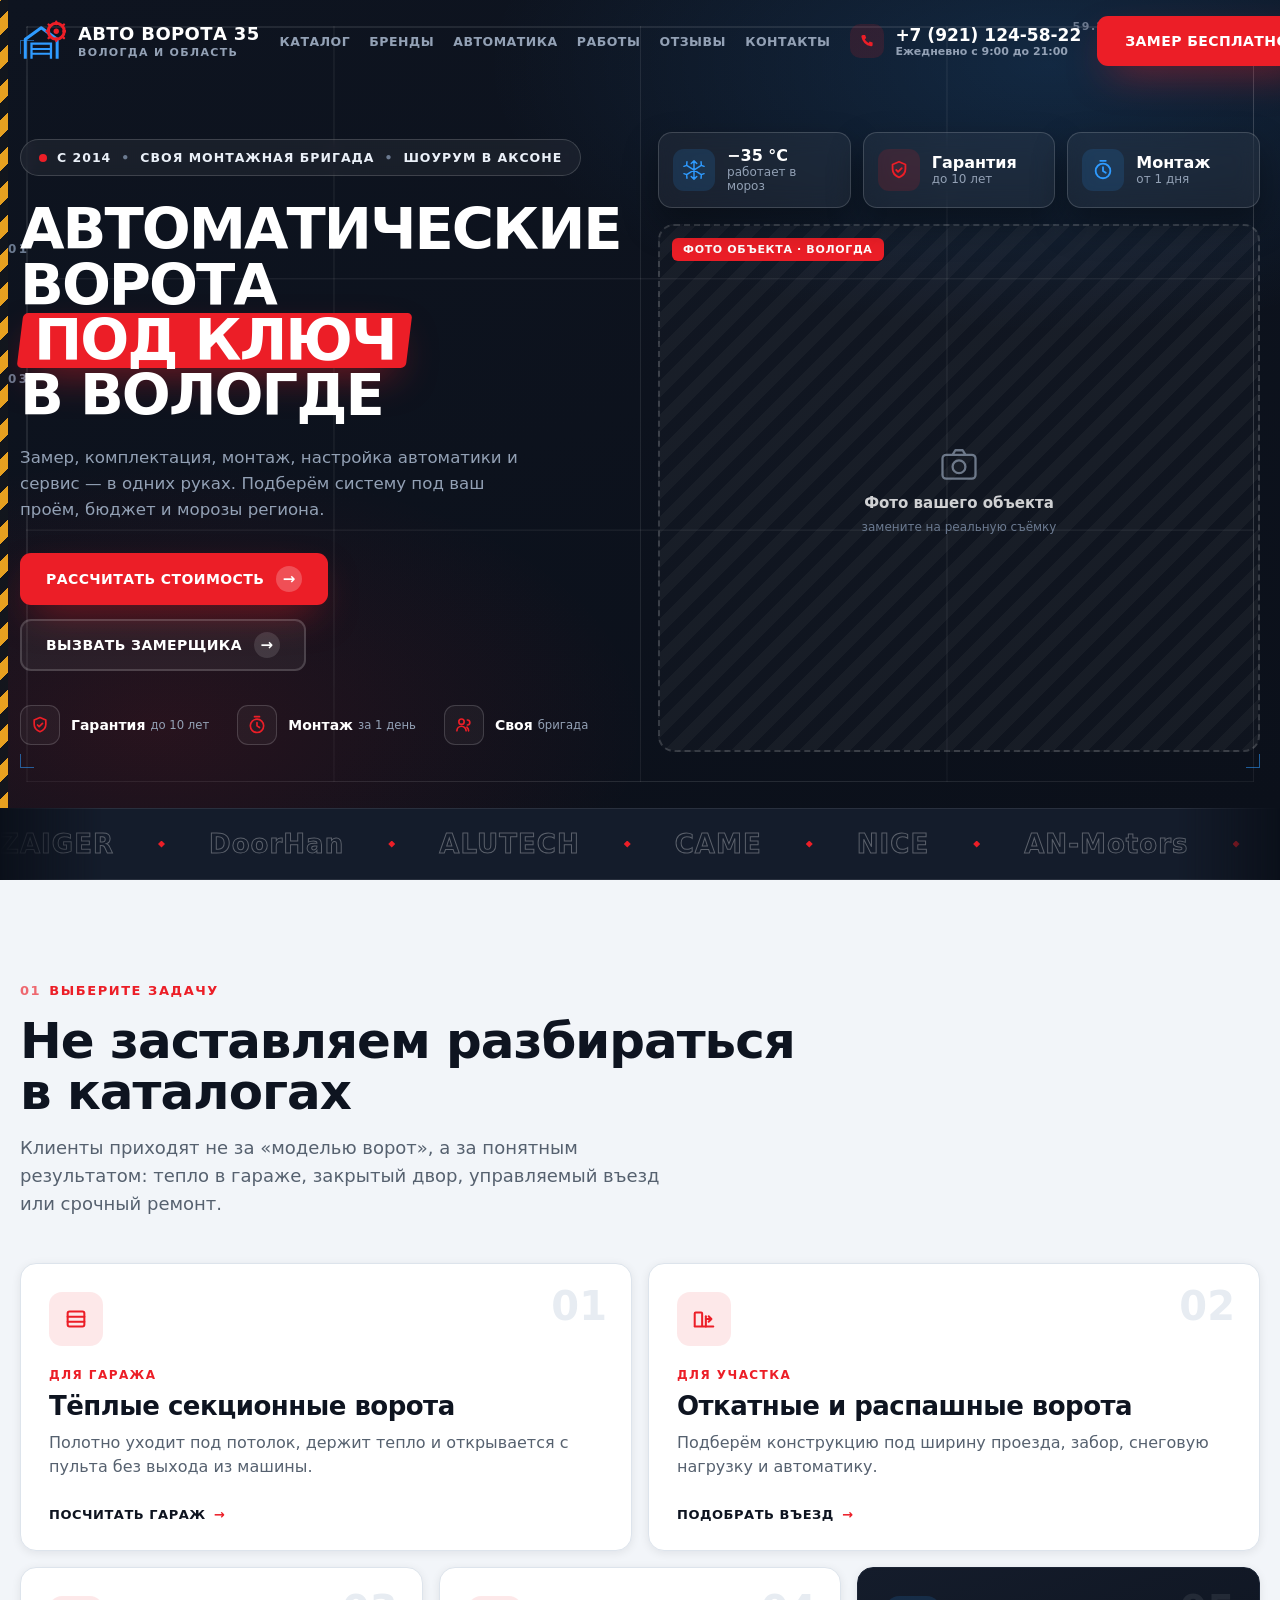
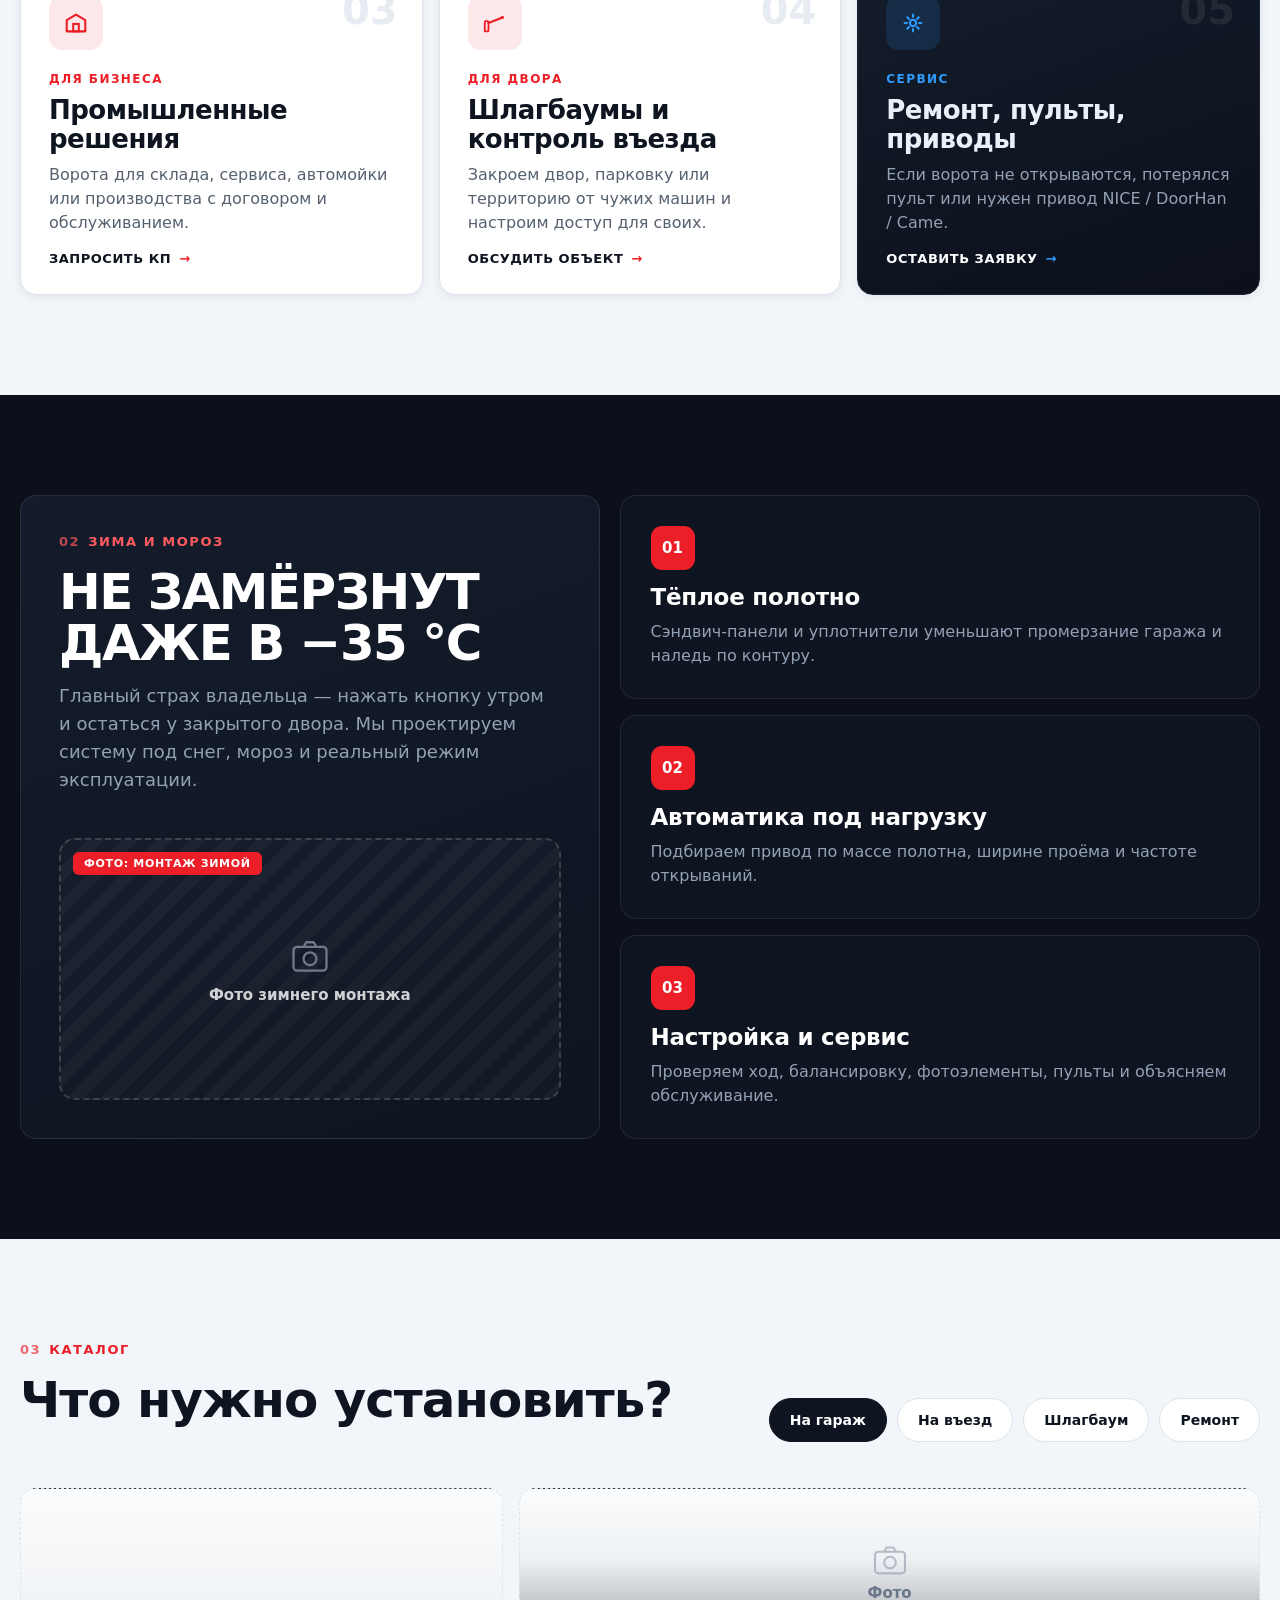
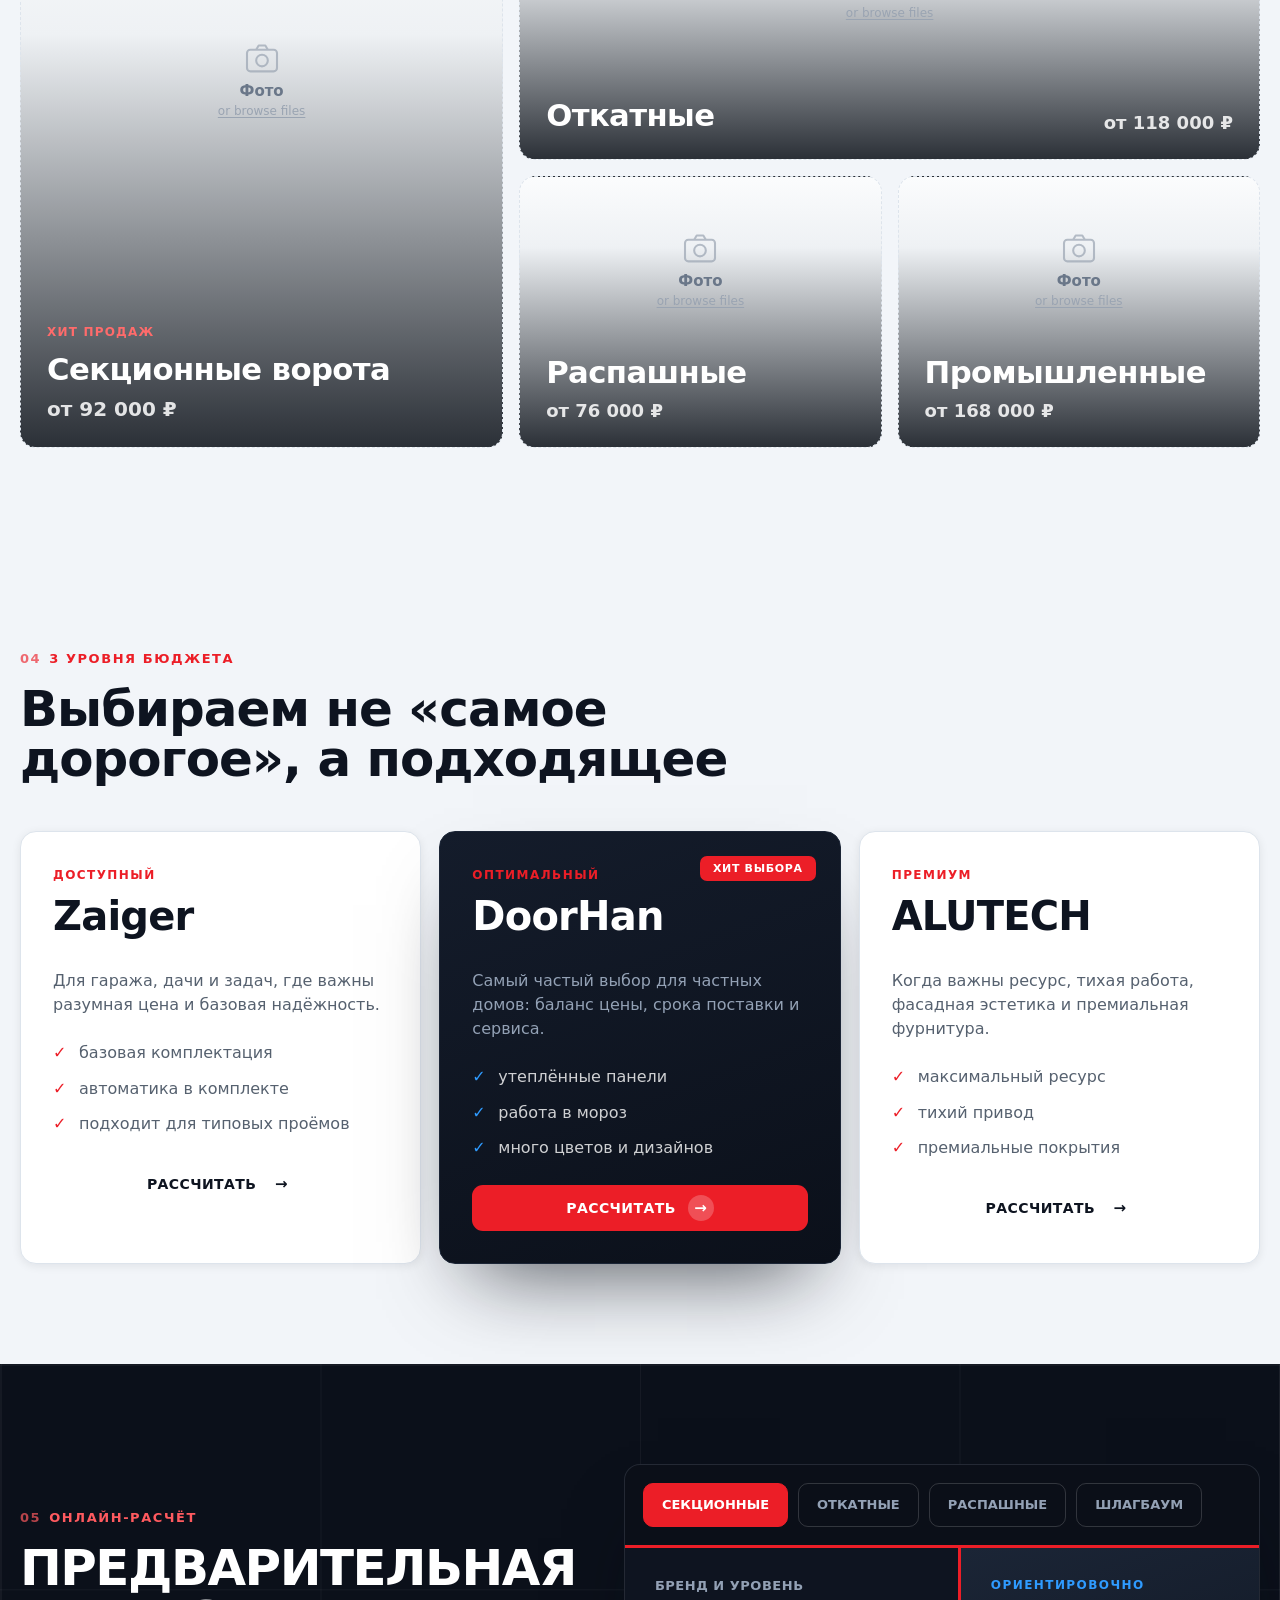
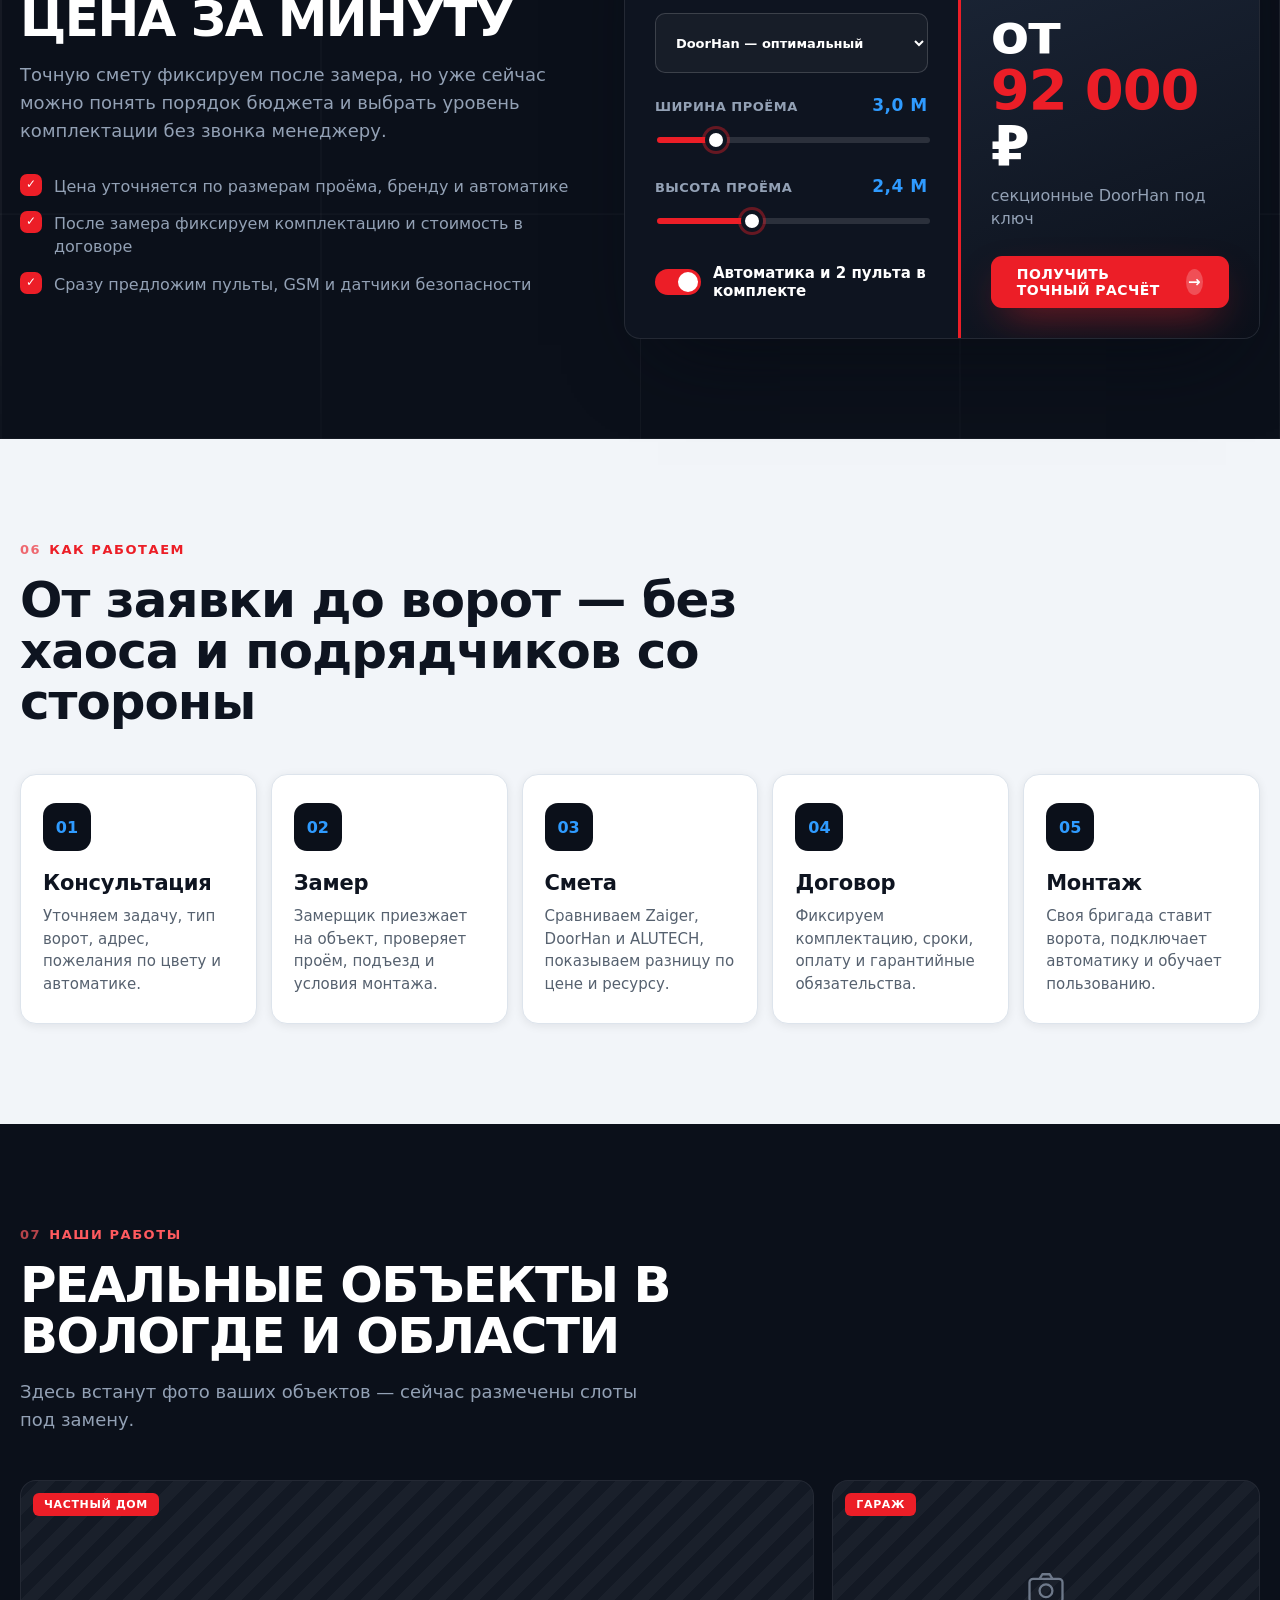
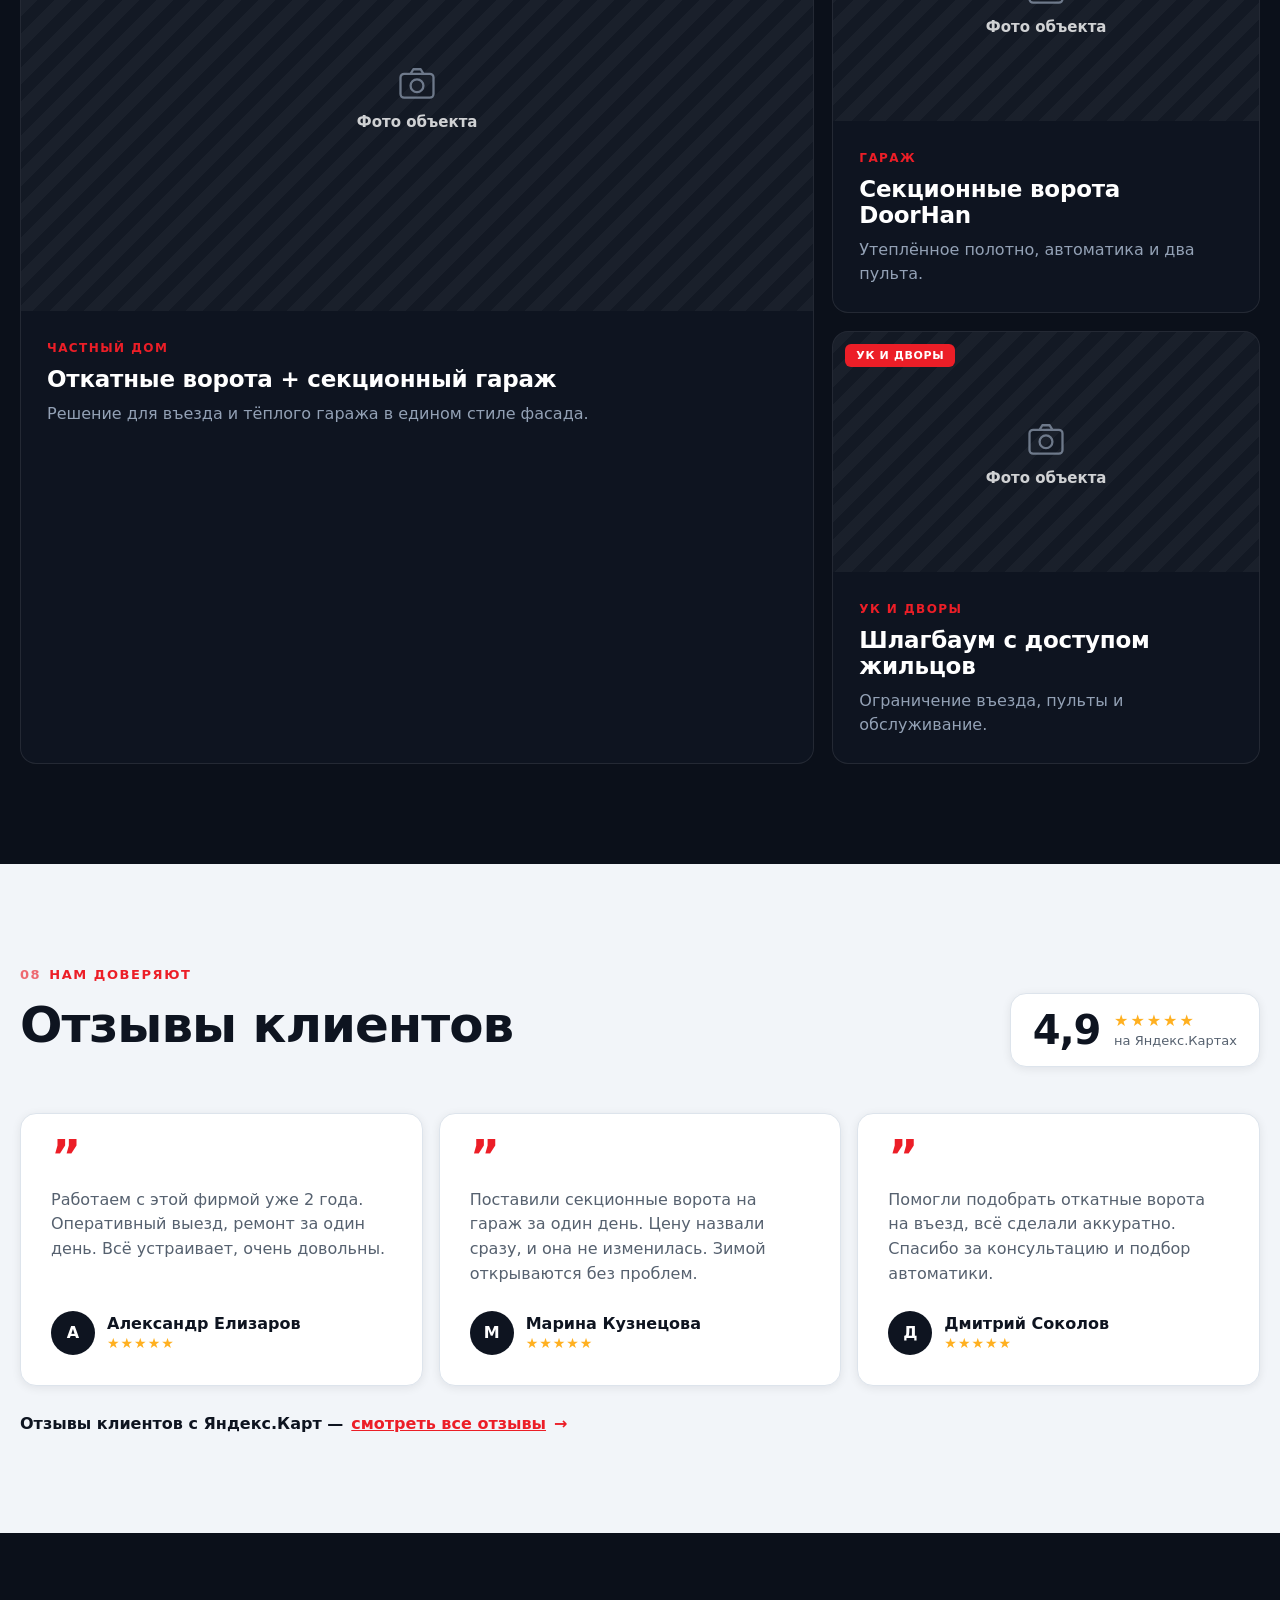
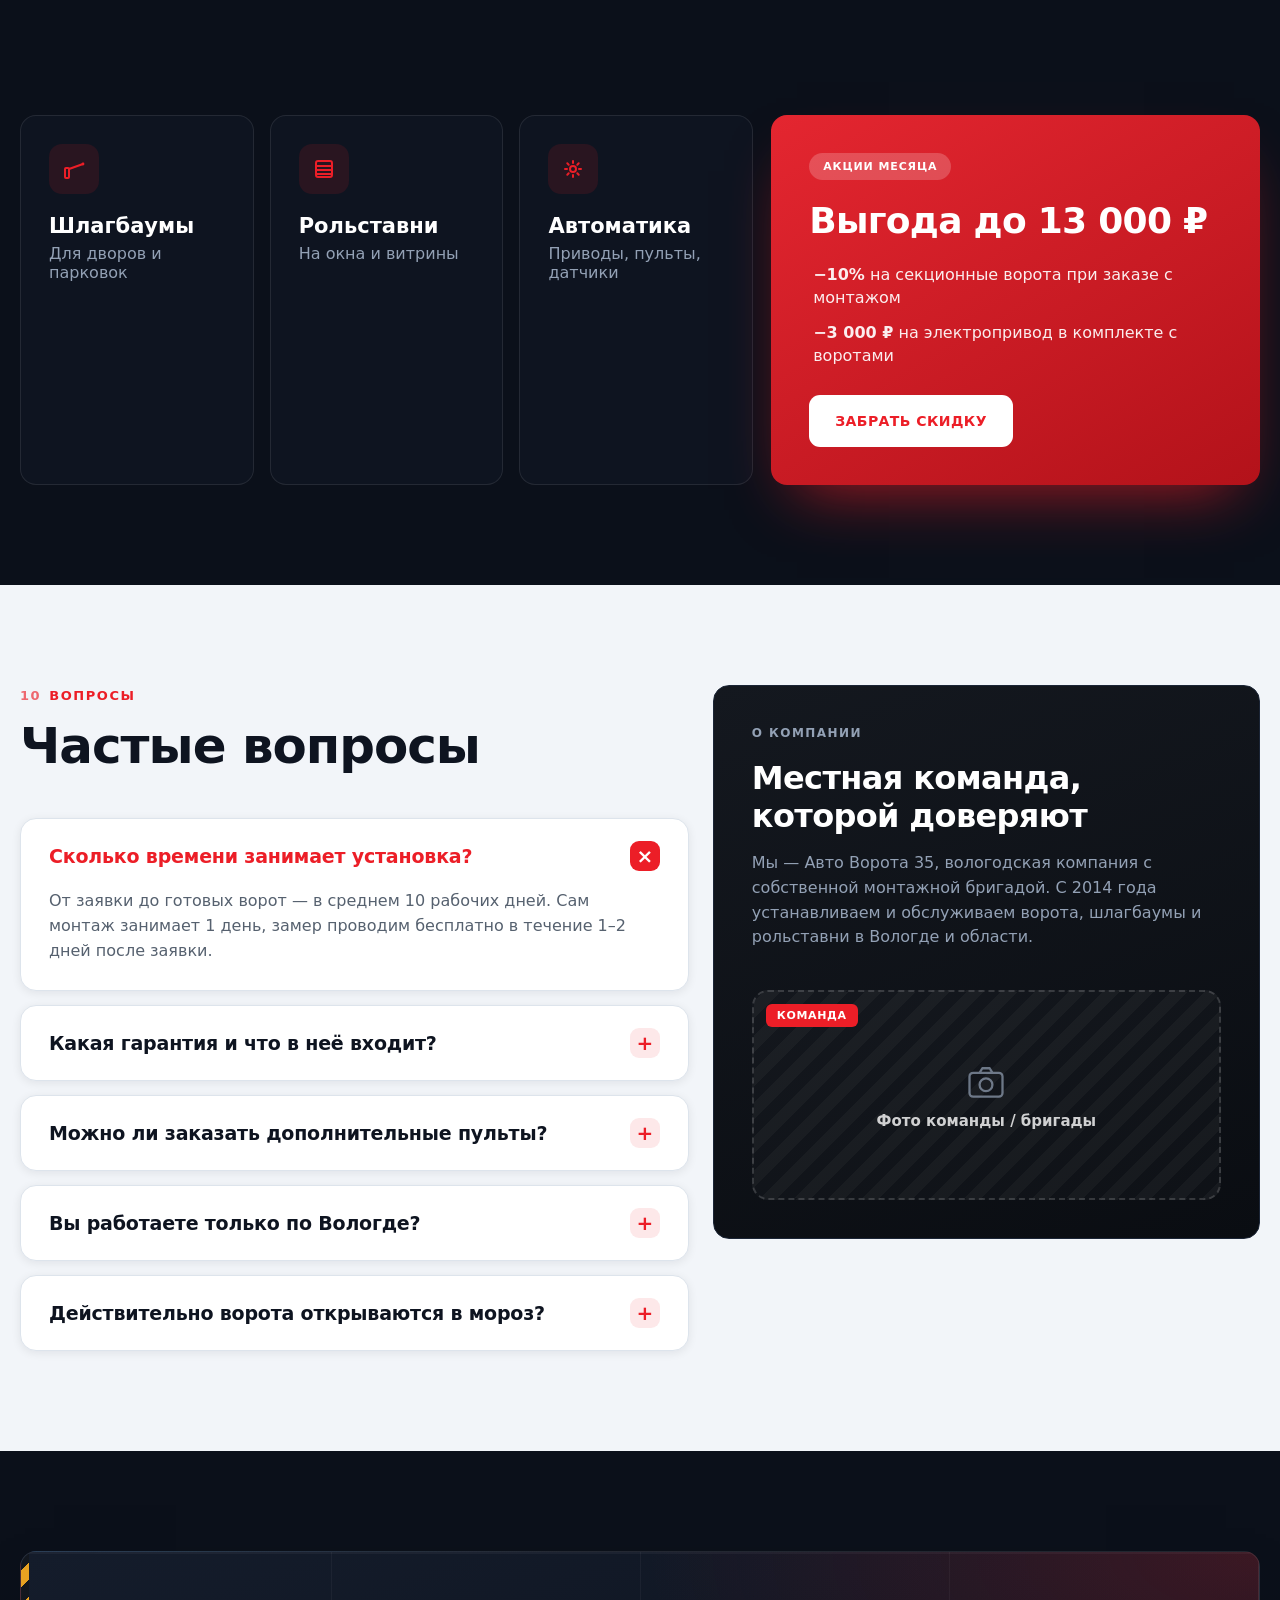
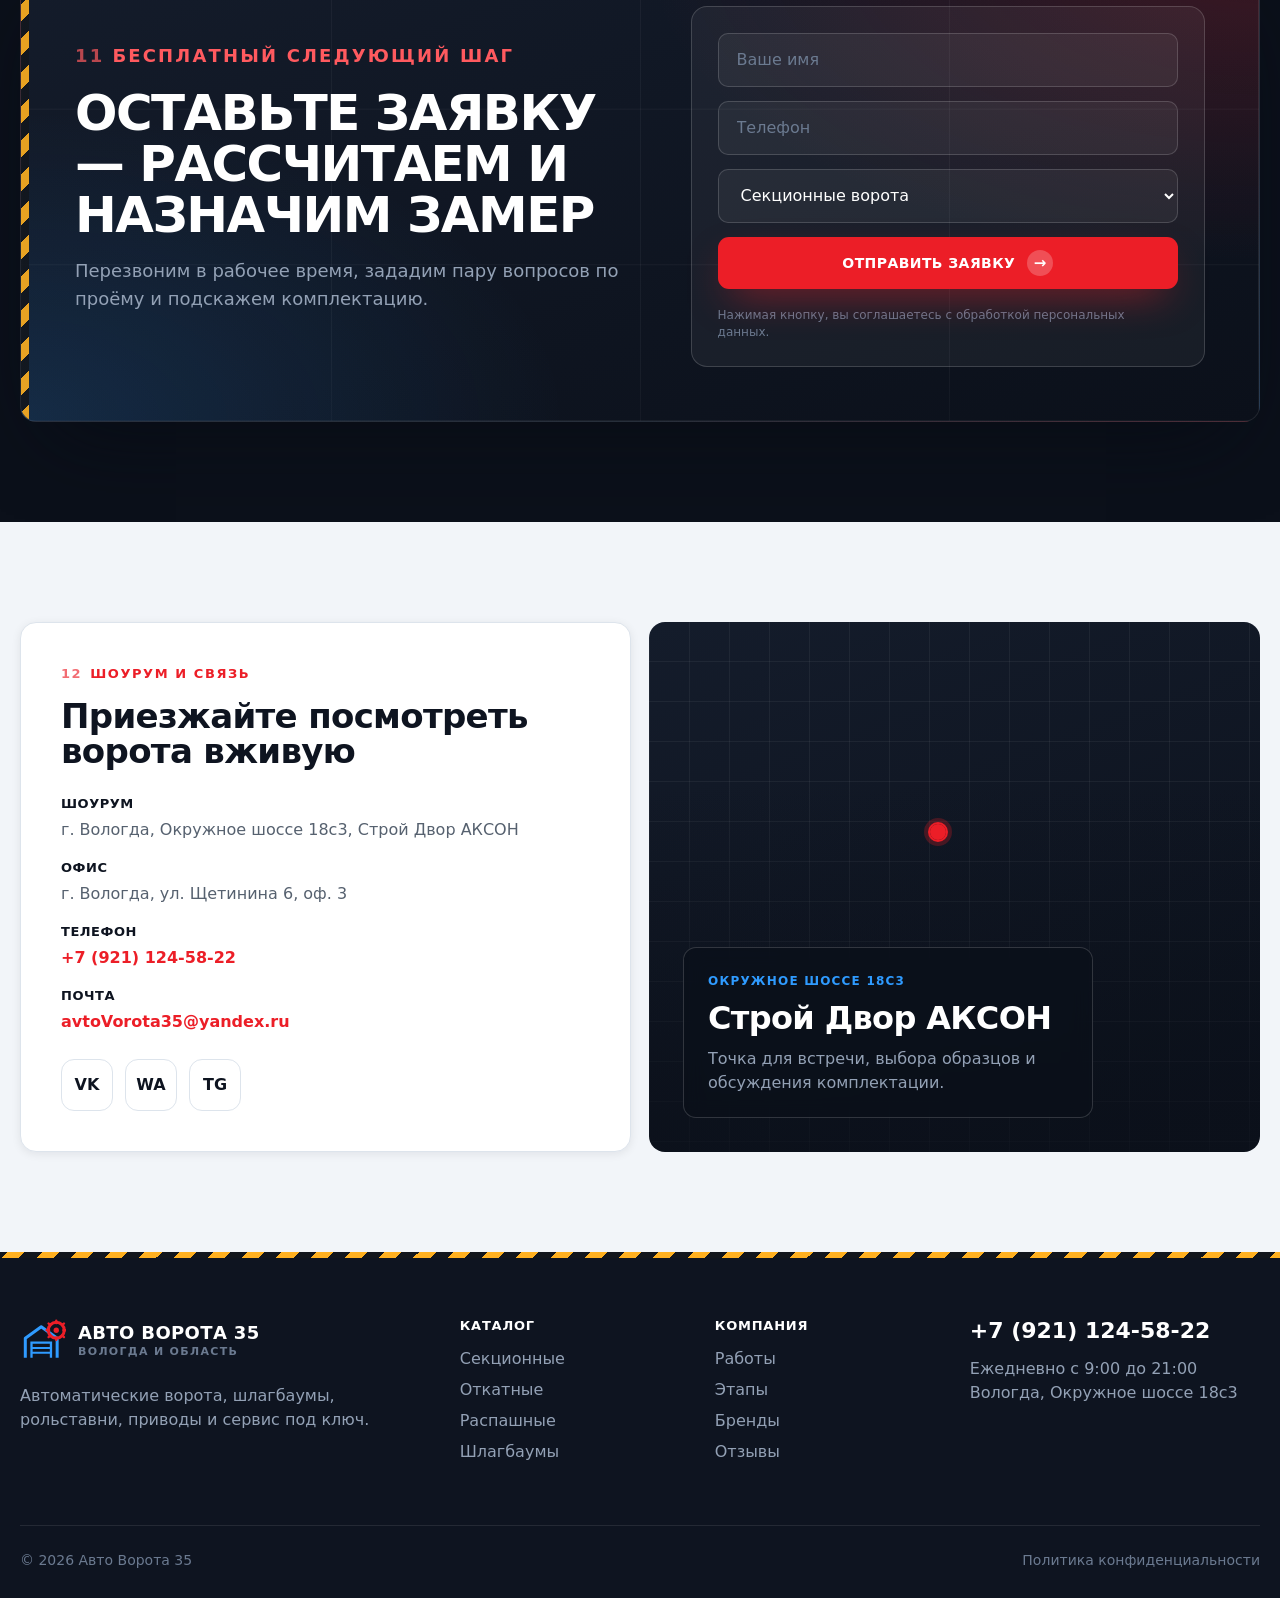
<file: index.html>
<!doctype html>
<html lang="ru">
  <head>
    <meta charset="UTF-8" />
    <meta name="viewport" content="width=device-width, initial-scale=1.0" />
    <title>Авто Ворота 35 — автоматические ворота под ключ в Вологде</title>
    <meta
      name="description"
      content="Автоматические ворота, шлагбаумы, рольставни и автоматика под ключ в Вологде и области. Бесплатный замер, своя бригада, гарантия до 10 лет."
    />
    <link
      rel="icon"
      href="data:image/svg+xml,%3Csvg xmlns='http://www.w3.org/2000/svg' viewBox='0 0 64 64'%3E%3Crect width='64' height='64' rx='12' fill='%230c111a'/%3E%3Cpath d='M12 40V26l14-9 14 9v14' fill='none' stroke='%232f9bff' stroke-width='4' stroke-linejoin='round'/%3E%3Cpath d='M18 40V30h16v10' stroke='%232f9bff' stroke-width='3'/%3E%3Ccircle cx='46' cy='20' r='8' fill='none' stroke='%23ec1e27' stroke-width='4'/%3E%3Ccircle cx='46' cy='20' r='2.5' fill='%23ec1e27'/%3E%3C/svg%3E"
    />
    <link rel="stylesheet" href="styles.css" />
  </head>
  <body>
    <svg width="0" height="0" style="position:absolute" aria-hidden="true">
      <symbol id="logo-mark" viewBox="0 0 52 48">
        <path d="M6 44V22L24 9l18 13v22" fill="none" stroke="#2f9bff" stroke-width="3.4" stroke-linejoin="round"/>
        <path d="M13 44V27h22v17" fill="none" stroke="#2f9bff" stroke-width="2.6"/>
        <path d="M13 33h22M13 38.5h22" stroke="#2f9bff" stroke-width="2.2"/>
        <circle cx="41" cy="13" r="9" fill="none" stroke="#ec1e27" stroke-width="3.4"/>
        <path d="M41 5v-3M41 24v-3M49 13h3M30 13h3M47.7 7.3l2-2M32.3 20.7l2-2M47.7 18.7l2 2M32.3 5.3l2 2" stroke="#ec1e27" stroke-width="2.6" stroke-linecap="round"/>
        <circle cx="41" cy="13" r="3" fill="#ec1e27"/>
      </symbol>
      <symbol id="cam" viewBox="0 0 48 48">
        <rect x="6" y="14" width="36" height="26" rx="4" fill="none" stroke="currentColor" stroke-width="2.5"/>
        <circle cx="24" cy="27" r="7" fill="none" stroke="currentColor" stroke-width="2.5"/>
        <path d="M17 14l3-5h8l3 5" fill="none" stroke="currentColor" stroke-width="2.5" stroke-linejoin="round"/>
      </symbol>
    </svg>

    <header class="site-header" id="top" data-header>
      <a class="brand" href="#top" aria-label="Авто Ворота 35">
        <span class="brand-mark" aria-hidden="true"><svg viewBox="0 0 52 48"><use href="#logo-mark"/></svg></span>
        <span class="brand-text"><strong>АВТО ВОРОТА 35</strong><small>Вологда и область</small></span>
      </a>

      <nav class="main-nav" aria-label="Основная навигация">
        <a href="#catalog">Каталог</a>
        <a href="#systems">Бренды</a>
        <a href="#extra">Автоматика</a>
        <a href="#works">Работы</a>
        <a href="#reviews">Отзывы</a>
        <a href="#contacts">Контакты</a>
      </nav>

      <div class="header-actions">
        <a class="header-phone" href="tel:+79211245822">
          <span class="ph-ic" aria-hidden="true"><svg viewBox="0 0 24 24" fill="none"><path d="M6.5 4h3l1.5 4-2 1.5a11 11 0 0 0 5 5l1.5-2 4 1.5v3a2 2 0 0 1-2.2 2A16 16 0 0 1 4.5 6.2 2 2 0 0 1 6.5 4z" fill="currentColor"/></svg></span>
          <span><strong>+7 (921) 124-58-22</strong><small>Ежедневно с 9:00 до 21:00</small></span>
        </a>
        <a class="header-button magnetic" href="#request"><span>Замер бесплатно</span></a>
      </div>
    </header>

    <main>
      <!-- ================= HERO (DARK) ================= -->
      <section class="hero" id="hero">
        <div class="hero-hazard" aria-hidden="true"></div>
        <div class="blueprint" aria-hidden="true">
          <span class="bp-num bp-num-1">01</span>
          <span class="bp-num bp-num-2">03</span>
          <span class="bp-coords">59.2287° N, 39.8831° E</span>
        </div>

        <div class="hero-inner">
          <div class="hero-copy">
            <p class="pill reveal"><i class="dot"></i> С 2014 <b>•</b> своя монтажная бригада <b>•</b> шоурум в АКСОНе</p>
            <h1 class="reveal">
              Автоматические<br />ворота <span class="mark">под&nbsp;ключ</span><br />в Вологде
            </h1>
            <p class="lead reveal">
              Замер, комплектация, монтаж, настройка автоматики и сервис — в одних руках.
              Подберём систему под ваш проём, бюджет и морозы региона.
            </p>
            <div class="hero-actions reveal">
              <a class="btn btn-primary magnetic" href="#calculator"><span>Рассчитать стоимость</span><i class="arr">→</i></a>
              <a class="btn btn-ghost magnetic" href="#request"><span>Вызвать замерщика</span><i class="arr">→</i></a>
            </div>
            <ul class="hero-badges reveal">
              <li><span class="bic"><svg viewBox="0 0 24 24" fill="none"><path d="M12 3l7 3v5c0 4.5-3 7.5-7 9-4-1.5-7-4.5-7-9V6l7-3z" stroke="currentColor" stroke-width="2" stroke-linejoin="round"/><path d="M9 12l2 2 4-4" stroke="currentColor" stroke-width="2" stroke-linecap="round" stroke-linejoin="round"/></svg></span><b>Гарантия</b><small>до 10 лет</small></li>
              <li><span class="bic"><svg viewBox="0 0 24 24" fill="none"><circle cx="12" cy="13" r="8" stroke="currentColor" stroke-width="2"/><path d="M12 9v4l3 2" stroke="currentColor" stroke-width="2" stroke-linecap="round" stroke-linejoin="round"/><path d="M9 2h6" stroke="currentColor" stroke-width="2" stroke-linecap="round"/></svg></span><b>Монтаж</b><small>за 1 день</small></li>
              <li><span class="bic"><svg viewBox="0 0 24 24" fill="none"><circle cx="9" cy="8" r="3.2" stroke="currentColor" stroke-width="2"/><path d="M3.5 19a5.5 5.5 0 0 1 11 0" stroke="currentColor" stroke-width="2" stroke-linecap="round"/><path d="M16 6a3 3 0 0 1 0 6M17.5 19a5.5 5.5 0 0 0-2-4.3" stroke="currentColor" stroke-width="2" stroke-linecap="round"/></svg></span><b>Своя</b><small>бригада</small></li>
            </ul>
          </div>

          <div class="hero-visual reveal">
            <div class="hero-chips">
              <div class="chip-card">
                <span class="cic blue"><svg viewBox="0 0 24 24" fill="none"><path d="M12 2v20M4 7l16 10M20 7L4 17M12 2l-3 3M12 2l3 3M12 22l-3-3M12 22l3-3M4 7l.3-4M4 7 1 8M20 17l-.3 4M20 17l3-1M20 7l3 1M20 7l-.3-4M4 17l-3-1M4 17l.3 4" stroke="currentColor" stroke-width="1.6" stroke-linecap="round"/></svg></span>
                <div><b>−35 °C</b><small>работает в мороз</small></div>
              </div>
              <div class="chip-card">
                <span class="cic red"><svg viewBox="0 0 24 24" fill="none"><path d="M12 3l7 3v5c0 4.5-3 7.5-7 9-4-1.5-7-4.5-7-9V6l7-3z" stroke="currentColor" stroke-width="2" stroke-linejoin="round"/><path d="M9 12l2 2 4-4" stroke="currentColor" stroke-width="2" stroke-linecap="round" stroke-linejoin="round"/></svg></span>
                <div><b>Гарантия</b><small>до 10 лет</small></div>
              </div>
              <div class="chip-card">
                <span class="cic blue"><svg viewBox="0 0 24 24" fill="none"><circle cx="12" cy="13" r="8" stroke="currentColor" stroke-width="2"/><path d="M12 9v4l3 2" stroke="currentColor" stroke-width="2" stroke-linecap="round" stroke-linejoin="round"/><path d="M9 2h6" stroke="currentColor" stroke-width="2" stroke-linecap="round"/></svg></span>
                <div><b>Монтаж</b><small>от 1 дня</small></div>
              </div>
            </div>

            <div class="photo-slot photo-hero" data-label="Фото объекта · Вологда">
              <svg class="cam" viewBox="0 0 48 48"><use href="#cam"/></svg>
              <span>Фото вашего объекта</span>
              <small>замените на реальную съёмку</small>
            </div>
          </div>
        </div>
      </section>

      <!-- ================= BRAND STRIP (DARK) ================= -->
      <div class="brand-strip" aria-label="Бренды и автоматика">
        <div class="brand-track">
          <span>ZAIGER</span><i></i><span>DoorHan</span><i></i><span>ALUTECH</span><i></i>
          <span>CAME</span><i></i><span>NICE</span><i></i><span>AN-Motors</span><i></i>
          <span>ZAIGER</span><i></i><span>DoorHan</span><i></i><span>ALUTECH</span><i></i>
          <span>CAME</span><i></i><span>NICE</span><i></i><span>AN-Motors</span><i></i>
        </div>
      </div>

      <!-- ================= (01) TASKS (LIGHT) ================= -->
      <section class="section section--light" id="tasks">
        <div class="wrap">
          <div class="section-head reveal">
            <p class="kicker"><span class="k-num">01</span> Выберите задачу</p>
            <h2>Не заставляем разбираться в каталогах</h2>
            <p class="section-sub">
              Клиенты приходят не за «моделью ворот», а за понятным результатом:
              тепло в гараже, закрытый двор, управляемый въезд или срочный ремонт.
            </p>
          </div>

          <div class="task-grid">
            <article class="task-card reveal">
              <span class="task-num">01</span>
              <span class="task-icon" aria-hidden="true"><svg viewBox="0 0 28 28" fill="none"><rect x="5" y="6" width="18" height="16" rx="2" stroke="currentColor" stroke-width="2.2"/><path d="M5 11.5H23M5 17H23" stroke="currentColor" stroke-width="2.2" stroke-linecap="round"/></svg></span>
              <small>Для гаража</small>
              <h3>Тёплые секционные ворота</h3>
              <p>Полотно уходит под потолок, держит тепло и открывается с пульта без выхода из машины.</p>
              <a class="card-link" href="#calculator">Посчитать гараж <i>→</i></a>
            </article>
            <article class="task-card reveal">
              <span class="task-num">02</span>
              <span class="task-icon" aria-hidden="true"><svg viewBox="0 0 28 28" fill="none"><path d="M4 22V8a1 1 0 0 1 1-1h6a1 1 0 0 1 1 1v14" stroke="currentColor" stroke-width="2.2" stroke-linejoin="round"/><path d="M16 22V11" stroke="currentColor" stroke-width="2.2" stroke-linecap="round"/><path d="M16 14h6M19 11l3 3-3 3" stroke="currentColor" stroke-width="2.2" stroke-linecap="round" stroke-linejoin="round"/><path d="M4 22h20" stroke="currentColor" stroke-width="2.2" stroke-linecap="round"/></svg></span>
              <small>Для участка</small>
              <h3>Откатные и распашные ворота</h3>
              <p>Подберём конструкцию под ширину проезда, забор, снеговую нагрузку и автоматику.</p>
              <a class="card-link" href="#calculator">Подобрать въезд <i>→</i></a>
            </article>
            <article class="task-card reveal">
              <span class="task-num">03</span>
              <span class="task-icon" aria-hidden="true"><svg viewBox="0 0 28 28" fill="none"><path d="M4 23V11l10-6 10 6v12" stroke="currentColor" stroke-width="2.2" stroke-linejoin="round"/><path d="M4 23h20" stroke="currentColor" stroke-width="2.2" stroke-linecap="round"/><rect x="11" y="15" width="6" height="8" stroke="currentColor" stroke-width="2.2"/></svg></span>
              <small>Для бизнеса</small>
              <h3>Промышленные решения</h3>
              <p>Ворота для склада, сервиса, автомойки или производства с договором и обслуживанием.</p>
              <a class="card-link" href="#request">Запросить КП <i>→</i></a>
            </article>
            <article class="task-card reveal">
              <span class="task-num">04</span>
              <span class="task-icon" aria-hidden="true"><svg viewBox="0 0 28 28" fill="none"><rect x="3" y="12" width="4" height="11" rx="1" stroke="currentColor" stroke-width="2"/><path d="M7 14 22 8" stroke="currentColor" stroke-width="2.4" stroke-linecap="round"/><circle cx="22" cy="8" r="1.6" fill="currentColor"/></svg></span>
              <small>Для двора</small>
              <h3>Шлагбаумы и контроль въезда</h3>
              <p>Закроем двор, парковку или территорию от чужих машин и настроим доступ для своих.</p>
              <a class="card-link" href="#request">Обсудить объект <i>→</i></a>
            </article>
            <article class="task-card task-accent reveal">
              <span class="task-num">05</span>
              <span class="task-icon" aria-hidden="true"><svg viewBox="0 0 28 28" fill="none"><circle cx="14" cy="14" r="3.4" stroke="currentColor" stroke-width="2.2"/><path d="M14 5v2.4M14 20.6V23M23 14h-2.4M7.4 14H5M20.1 7.9l-1.7 1.7M9.6 18.4l-1.7 1.7M20.1 20.1l-1.7-1.7M9.6 9.6 7.9 7.9" stroke="currentColor" stroke-width="2.2" stroke-linecap="round"/></svg></span>
              <small>Сервис</small>
              <h3>Ремонт, пульты, приводы</h3>
              <p>Если ворота не открываются, потерялся пульт или нужен привод NICE / DoorHan / Came.</p>
              <a class="card-link" href="#request">Оставить заявку <i>→</i></a>
            </article>
          </div>
        </div>
      </section>

      <!-- ================= (02) WINTER (DARK) ================= -->
      <section class="section section--dark" id="winter">
        <div class="wrap">
          <div class="winter-layout">
            <div class="winter-card reveal">
              <p class="kicker light"><span class="k-num">02</span> Зима и мороз</p>
              <h2>Не замёрзнут даже в −35 °С</h2>
              <p class="section-sub">
                Главный страх владельца — нажать кнопку утром и остаться у закрытого двора.
                Мы проектируем систему под снег, мороз и реальный режим эксплуатации.
              </p>
              <div class="photo-slot photo-winter" data-label="Фото: монтаж зимой">
                <svg class="cam" viewBox="0 0 48 48"><use href="#cam"/></svg>
                <span>Фото зимнего монтажа</span>
              </div>
            </div>
            <div class="proof-grid">
              <article class="proof-item reveal"><b>01</b><h3>Тёплое полотно</h3><p>Сэндвич-панели и уплотнители уменьшают промерзание гаража и наледь по контуру.</p></article>
              <article class="proof-item reveal"><b>02</b><h3>Автоматика под нагрузку</h3><p>Подбираем привод по массе полотна, ширине проёма и частоте открываний.</p></article>
              <article class="proof-item reveal"><b>03</b><h3>Настройка и сервис</h3><p>Проверяем ход, балансировку, фотоэлементы, пульты и объясняем обслуживание.</p></article>
            </div>
          </div>
        </div>
      </section>

      <!-- ================= (03) CATALOG (LIGHT) ================= -->
      <section class="section section--light" id="catalog">
        <div class="wrap">
          <div class="section-head section-head--row reveal">
            <div>
              <p class="kicker"><span class="k-num">03</span> Каталог</p>
              <h2>Что нужно установить?</h2>
            </div>
            <div class="cat-filters" data-cat-group>
              <button class="cat-chip active" type="button">На гараж</button>
              <button class="cat-chip" type="button">На въезд</button>
              <button class="cat-chip" type="button">Шлагбаум</button>
              <button class="cat-chip" type="button">Ремонт</button>
            </div>
          </div>

          <div class="cat-grid">
            <a class="cat-card cat-featured reveal" href="#calculator">
              <div class="cat-ph"><svg class="cam" viewBox="0 0 48 48"><use href="#cam"/></svg><span>Фото</span><small>or browse files</small></div>
              <div class="cat-info"><span class="cat-badge">Хит продаж</span><h3>Секционные ворота</h3><b>от 92 000 ₽</b></div>
            </a>
            <a class="cat-card cat-wide reveal" href="#calculator">
              <div class="cat-ph"><svg class="cam" viewBox="0 0 48 48"><use href="#cam"/></svg><span>Фото</span><small>or browse files</small></div>
              <div class="cat-info"><h3>Откатные</h3><b>от 118 000 ₽</b></div>
            </a>
            <a class="cat-card cat-a reveal" href="#calculator">
              <div class="cat-ph"><svg class="cam" viewBox="0 0 48 48"><use href="#cam"/></svg><span>Фото</span><small>or browse files</small></div>
              <div class="cat-info"><h3>Распашные</h3><b>от 76 000 ₽</b></div>
            </a>
            <a class="cat-card cat-b reveal" href="#request">
              <div class="cat-ph"><svg class="cam" viewBox="0 0 48 48"><use href="#cam"/></svg><span>Фото</span><small>or browse files</small></div>
              <div class="cat-info"><h3>Промышленные</h3><b>от 168 000 ₽</b></div>
            </a>
          </div>
        </div>
      </section>

      <!-- ================= (04) SYSTEMS (LIGHT) ================= -->
      <section class="section section--light" id="systems">
        <div class="wrap">
          <div class="section-head reveal">
            <p class="kicker"><span class="k-num">04</span> 3 уровня бюджета</p>
            <h2>Выбираем не «самое дорогое», а подходящее</h2>
          </div>
          <div class="system-grid">
            <article class="system-card reveal">
              <div class="system-top"><span class="tier">Доступный</span><strong>Zaiger</strong></div>
              <p>Для гаража, дачи и задач, где важны разумная цена и базовая надёжность.</p>
              <ul><li>базовая комплектация</li><li>автоматика в комплекте</li><li>подходит для типовых проёмов</li></ul>
              <a class="btn btn-outline system-btn" href="#calculator"><span>Рассчитать</span><i class="arr">→</i></a>
            </article>
            <article class="system-card featured reveal">
              <div class="featured-badge">Хит выбора</div>
              <div class="system-top"><span class="tier">Оптимальный</span><strong>DoorHan</strong></div>
              <p>Самый частый выбор для частных домов: баланс цены, срока поставки и сервиса.</p>
              <ul><li>утеплённые панели</li><li>работа в мороз</li><li>много цветов и дизайнов</li></ul>
              <a class="btn btn-primary system-btn" href="#calculator"><span>Рассчитать</span><i class="arr">→</i></a>
            </article>
            <article class="system-card reveal">
              <div class="system-top"><span class="tier">Премиум</span><strong>ALUTECH</strong></div>
              <p>Когда важны ресурс, тихая работа, фасадная эстетика и премиальная фурнитура.</p>
              <ul><li>максимальный ресурс</li><li>тихий привод</li><li>премиальные покрытия</li></ul>
              <a class="btn btn-outline system-btn" href="#calculator"><span>Рассчитать</span><i class="arr">→</i></a>
            </article>
          </div>
        </div>
      </section>

      <!-- ================= (05) CALCULATOR (DARK) ================= -->
      <section class="section section--dark" id="calculator">
        <div class="blueprint blueprint--soft" aria-hidden="true"></div>
        <div class="wrap">
          <div class="calc-layout">
            <div class="calc-copy reveal">
              <p class="kicker light"><span class="k-num">05</span> Онлайн-расчёт</p>
              <h2>Предварительная цена за минуту</h2>
              <p class="section-sub">
                Точную смету фиксируем после замера, но уже сейчас можно понять порядок бюджета
                и выбрать уровень комплектации без звонка менеджеру.
              </p>
              <ul class="check-list">
                <li>Цена уточняется по размерам проёма, бренду и автоматике</li>
                <li>После замера фиксируем комплектацию и стоимость в договоре</li>
                <li>Сразу предложим пульты, GSM и датчики безопасности</li>
              </ul>
            </div>

            <div class="calculator-card reveal">
              <div class="calc-tabs" data-calc-group="type">
                <button class="chip active" type="button" data-price="92000" data-label="секционные">Секционные</button>
                <button class="chip" type="button" data-price="118000" data-label="откатные">Откатные</button>
                <button class="chip" type="button" data-price="76000" data-label="распашные">Распашные</button>
                <button class="chip" type="button" data-price="86000" data-label="шлагбаум">Шлагбаум</button>
              </div>
              <div class="calc-body">
                <div class="calc-controls">
                  <label>
                    Бренд и уровень
                    <select id="brandSelect">
                      <option value="-18000">Zaiger — доступный</option>
                      <option value="0" selected>DoorHan — оптимальный</option>
                      <option value="48000">ALUTECH — премиум</option>
                    </select>
                  </label>
                  <label>
                    <span class="label-row">Ширина проёма <output id="widthValue">3,0 м</output></span>
                    <input id="gateWidth" type="range" min="2.4" max="5.5" value="3" step="0.1" />
                  </label>
                  <label>
                    <span class="label-row">Высота проёма <output id="heightValue">2,4 м</output></span>
                    <input id="gateHeight" type="range" min="2" max="3.2" value="2.4" step="0.1" />
                  </label>
                  <label class="toggle">
                    <input id="automationToggle" type="checkbox" checked />
                    <span class="switch"></span>
                    <span class="toggle-text">Автоматика и 2 пульта в комплекте</span>
                  </label>
                </div>
                <aside class="calc-result">
                  <small>Ориентировочно</small>
                  <strong>от <span id="calcPrice">92 000</span> ₽</strong>
                  <p id="calcCaption">секционные ворота DoorHan под ключ</p>
                  <a class="btn btn-primary magnetic" href="#request"><span>Получить точный расчёт</span><i class="arr">→</i></a>
                </aside>
              </div>
            </div>
          </div>
        </div>
      </section>

      <!-- ================= (05) PROCESS (LIGHT) ================= -->
      <section class="section section--light" id="process">
        <div class="wrap">
          <div class="section-head reveal">
            <p class="kicker"><span class="k-num">06</span> Как работаем</p>
            <h2>От заявки до ворот — без хаоса и подрядчиков со стороны</h2>
          </div>
          <div class="timeline">
            <article class="reveal"><span>01</span><h3>Консультация</h3><p>Уточняем задачу, тип ворот, адрес, пожелания по цвету и автоматике.</p></article>
            <article class="reveal"><span>02</span><h3>Замер</h3><p>Замерщик приезжает на объект, проверяет проём, подъезд и условия монтажа.</p></article>
            <article class="reveal"><span>03</span><h3>Смета</h3><p>Сравниваем Zaiger, DoorHan и ALUTECH, показываем разницу по цене и ресурсу.</p></article>
            <article class="reveal"><span>04</span><h3>Договор</h3><p>Фиксируем комплектацию, сроки, оплату и гарантийные обязательства.</p></article>
            <article class="reveal"><span>05</span><h3>Монтаж</h3><p>Своя бригада ставит ворота, подключает автоматику и обучает пользованию.</p></article>
          </div>
        </div>
      </section>

      <!-- ================= (06) WORKS (DARK) ================= -->
      <section class="section section--dark" id="works">
        <div class="wrap">
          <div class="section-head reveal">
            <p class="kicker light"><span class="k-num">07</span> Наши работы</p>
            <h2>Реальные объекты в Вологде и области</h2>
            <p class="section-sub">Здесь встанут фото ваших объектов — сейчас размечены слоты под замену.</p>
          </div>
          <div class="works-grid">
            <article class="work-card work-large reveal">
              <div class="photo-slot" data-label="Частный дом"><svg class="cam" viewBox="0 0 48 48"><use href="#cam"/></svg><span>Фото объекта</span></div>
              <div class="work-body"><span>Частный дом</span><h3>Откатные ворота + секционный гараж</h3><p>Решение для въезда и тёплого гаража в едином стиле фасада.</p></div>
            </article>
            <article class="work-card reveal">
              <div class="photo-slot" data-label="Гараж"><svg class="cam" viewBox="0 0 48 48"><use href="#cam"/></svg><span>Фото объекта</span></div>
              <div class="work-body"><span>Гараж</span><h3>Секционные ворота DoorHan</h3><p>Утеплённое полотно, автоматика и два пульта.</p></div>
            </article>
            <article class="work-card reveal">
              <div class="photo-slot" data-label="УК и дворы"><svg class="cam" viewBox="0 0 48 48"><use href="#cam"/></svg><span>Фото объекта</span></div>
              <div class="work-body"><span>УК и дворы</span><h3>Шлагбаум с доступом жильцов</h3><p>Ограничение въезда, пульты и обслуживание.</p></div>
            </article>
          </div>
        </div>
      </section>

      <!-- ================= (07) REVIEWS (LIGHT) ================= -->
      <section class="section section--light" id="reviews">
        <div class="wrap">
          <div class="section-head section-head--row reveal">
            <div>
              <p class="kicker"><span class="k-num">08</span> Нам доверяют</p>
              <h2>Отзывы клиентов</h2>
            </div>
            <div class="rating-badge">
              <b>4,9</b>
              <div><span class="stars">★★★★★</span><small>на Яндекс.Картах</small></div>
            </div>
          </div>

          <div class="review-grid">
            <article class="review-card reveal">
              <span class="quote">”</span>
              <p>Работаем с этой фирмой уже 2 года. Оперативный выезд, ремонт за один день. Всё устраивает, очень довольны.</p>
              <div class="review-author"><span class="avatar">А</span><div><b>Александр Елизаров</b><span class="stars">★★★★★</span></div></div>
            </article>
            <article class="review-card reveal">
              <span class="quote">”</span>
              <p>Поставили секционные ворота на гараж за один день. Цену назвали сразу, и она не изменилась. Зимой открываются без проблем.</p>
              <div class="review-author"><span class="avatar">М</span><div><b>Марина Кузнецова</b><span class="stars">★★★★★</span></div></div>
            </article>
            <article class="review-card reveal">
              <span class="quote">”</span>
              <p>Помогли подобрать откатные ворота на въезд, всё сделали аккуратно. Спасибо за консультацию и подбор автоматики.</p>
              <div class="review-author"><span class="avatar">Д</span><div><b>Дмитрий Соколов</b><span class="stars">★★★★★</span></div></div>
            </article>
          </div>

          <a class="reviews-link reveal" href="https://yandex.ru/maps" target="_blank" rel="noopener">
            Отзывы клиентов с Яндекс.Карт — <u>смотреть все отзывы</u> <i>→</i>
          </a>
        </div>
      </section>

      <!-- ================= (08) EXTRA / PROMO (DARK) ================= -->
      <section class="section section--dark" id="extra">
        <div class="wrap">
          <div class="section-head reveal">
            <p class="kicker light"><span class="k-num">09</span> Ещё устанавливаем</p>
          </div>
          <div class="extra-layout">
            <div class="extra-services">
              <article class="extra-card reveal">
                <span class="extra-ic"><svg viewBox="0 0 24 24" fill="none"><rect x="3" y="11" width="4" height="10" rx="1" stroke="currentColor" stroke-width="2"/><path d="M7 12 21 7" stroke="currentColor" stroke-width="2.2" stroke-linecap="round"/><circle cx="21" cy="7" r="1.4" fill="currentColor"/></svg></span>
                <h3>Шлагбаумы</h3>
                <p>Для дворов и парковок</p>
              </article>
              <article class="extra-card reveal">
                <span class="extra-ic"><svg viewBox="0 0 24 24" fill="none"><rect x="4" y="4" width="16" height="16" rx="2" stroke="currentColor" stroke-width="2"/><path d="M4 9h16M4 13h16M4 17h16" stroke="currentColor" stroke-width="1.8"/></svg></span>
                <h3>Рольставни</h3>
                <p>На окна и витрины</p>
              </article>
              <article class="extra-card reveal">
                <span class="extra-ic"><svg viewBox="0 0 24 24" fill="none"><circle cx="12" cy="12" r="3" stroke="currentColor" stroke-width="2"/><path d="M12 4v2M12 18v2M20 12h-2M6 12H4M17.7 6.3l-1.4 1.4M7.7 16.3l-1.4 1.4M17.7 17.7l-1.4-1.4M7.7 7.7 6.3 6.3" stroke="currentColor" stroke-width="2" stroke-linecap="round"/></svg></span>
                <h3>Автоматика</h3>
                <p>Приводы, пульты, датчики</p>
              </article>
            </div>

            <aside class="promo-card reveal">
              <span class="promo-badge">Акции месяца</span>
              <h3>Выгода до 13 000 ₽</h3>
              <ul>
                <li><b>−10%</b> на секционные ворота при заказе с монтажом</li>
                <li><b>−3 000 ₽</b> на электропривод в комплекте с воротами</li>
              </ul>
              <a class="btn promo-btn magnetic" href="#request"><span>Забрать скидку</span></a>
            </aside>
          </div>
        </div>
      </section>

      <!-- ================= (09) FAQ + ABOUT (LIGHT) ================= -->
      <section class="section section--light" id="faq">
        <div class="wrap">
          <div class="faq-layout">
            <div class="faq-main">
              <div class="section-head reveal">
                <p class="kicker"><span class="k-num">10</span> Вопросы</p>
                <h2>Частые вопросы</h2>
              </div>
              <div class="faq-list">
                <details open class="reveal"><summary>Сколько времени занимает установка?</summary><p>От заявки до готовых ворот — в среднем 10 рабочих дней. Сам монтаж занимает 1 день, замер проводим бесплатно в течение 1–2 дней после заявки.</p></details>
                <details class="reveal"><summary>Какая гарантия и что в неё входит?</summary><p>Гарантия до 10 лет на монтаж и до 5 лет на автоматику. Входит сервисный выезд в гарантийный период и настройка узлов.</p></details>
                <details class="reveal"><summary>Можно ли заказать дополнительные пульты?</summary><p>Да, докупаем пульты, брелоки, GSM-модули и клавиатуры доступа в любой момент — привяжем к вашей автоматике.</p></details>
                <details class="reveal"><summary>Вы работаете только по Вологде?</summary><p>Работаем по Вологде и области. Выезд замерщика по городу бесплатный, по области — уточняйте у менеджера.</p></details>
                <details class="reveal"><summary>Действительно ворота открываются в мороз?</summary><p>Да. Подбираем полотно, привод и уплотнения под мороз и настраиваем узлы — ворота работают даже в −35 °С.</p></details>
              </div>
            </div>

            <aside class="about-card reveal">
              <p class="about-kicker">О компании</p>
              <h3>Местная команда, которой доверяют</h3>
              <p>Мы — Авто Ворота 35, вологодская компания с собственной монтажной бригадой. С 2014 года устанавливаем и обслуживаем ворота, шлагбаумы и рольставни в Вологде и области.</p>
              <div class="photo-slot" data-label="Команда">
                <svg class="cam" viewBox="0 0 48 48"><use href="#cam"/></svg>
                <span>Фото команды / бригады</span>
              </div>
            </aside>
          </div>
        </div>
      </section>

      <!-- ================= CTA (DARK) ================= -->
      <section class="section section--dark section--cta" id="request">
        <div class="wrap">
          <div class="cta-card">
            <div class="hero-hazard" aria-hidden="true"></div>
            <div class="blueprint blueprint--soft" aria-hidden="true"></div>
            <div class="final-copy reveal">
              <p class="kicker light"><span class="k-num">11</span> Бесплатный следующий шаг</p>
              <h2>Оставьте заявку — рассчитаем и назначим замер</h2>
              <p>Перезвоним в рабочее время, зададим пару вопросов по проёму и подскажем комплектацию.</p>
            </div>
            <form class="lead-form reveal">
              <input type="text" name="name" placeholder="Ваше имя" aria-label="Ваше имя" />
              <input type="tel" name="phone" placeholder="Телефон" aria-label="Телефон" />
              <select name="task" aria-label="Что нужно">
                <option>Секционные ворота</option>
                <option>Откатные ворота</option>
                <option>Распашные ворота</option>
                <option>Шлагбаум</option>
                <option>Ремонт / автоматика</option>
              </select>
              <button class="btn btn-primary magnetic" type="button"><span>Отправить заявку</span><i class="arr">→</i></button>
              <p class="form-note">Нажимая кнопку, вы соглашаетесь с обработкой персональных данных.</p>
            </form>
          </div>
        </div>
      </section>

      <!-- ================= CONTACTS (LIGHT) ================= -->
      <section class="section section--light" id="contacts">
        <div class="wrap">
          <div class="contacts-layout">
            <div class="contact-info reveal">
              <p class="kicker"><span class="k-num">12</span> Шоурум и связь</p>
              <h2>Приезжайте посмотреть ворота вживую</h2>
              <address><strong>Шоурум</strong>г. Вологда, Окружное шоссе 18с3, Строй Двор АКСОН</address>
              <address><strong>Офис</strong>г. Вологда, ул. Щетинина 6, оф. 3</address>
              <address><strong>Телефон</strong><a href="tel:+79211245822">+7 (921) 124-58-22</a></address>
              <address><strong>Почта</strong><a href="mailto:avtoVorota35@yandex.ru">avtoVorota35@yandex.ru</a></address>
              <div class="messengers"><a href="#">VK</a><a href="#">WA</a><a href="#">TG</a></div>
            </div>
            <div class="map-card reveal" aria-label="Карта проезда">
              <div class="map-pin" aria-hidden="true"><span></span></div>
              <div class="map-body">
                <span>Окружное шоссе 18с3</span>
                <strong>Строй Двор АКСОН</strong>
                <p>Точка для встречи, выбора образцов и обсуждения комплектации.</p>
              </div>
            </div>
          </div>
        </div>
      </section>
    </main>

    <!-- ================= FOOTER (DARK) ================= -->
    <footer class="site-footer">
      <div class="footer-inner">
        <div class="footer-brand">
          <a class="brand" href="#top" aria-label="Авто Ворота 35">
            <span class="brand-mark" aria-hidden="true"><svg viewBox="0 0 52 48"><use href="#logo-mark"/></svg></span>
            <span class="brand-text"><strong>АВТО ВОРОТА 35</strong><small>Вологда и область</small></span>
          </a>
          <p>Автоматические ворота, шлагбаумы, рольставни, приводы и сервис под ключ.</p>
        </div>
        <nav aria-label="Каталог"><strong>Каталог</strong><a href="#catalog">Секционные</a><a href="#catalog">Откатные</a><a href="#catalog">Распашные</a><a href="#extra">Шлагбаумы</a></nav>
        <nav aria-label="Компания"><strong>Компания</strong><a href="#works">Работы</a><a href="#process">Этапы</a><a href="#systems">Бренды</a><a href="#reviews">Отзывы</a></nav>
        <div class="footer-contact">
          <a class="footer-phone" href="tel:+79211245822">+7 (921) 124-58-22</a>
          <p>Ежедневно с 9:00 до 21:00<br />Вологда, Окружное шоссе 18с3</p>
        </div>
        <div class="footer-bottom">
          <span>© 2026 Авто Ворота 35</span>
          <a href="#">Политика конфиденциальности</a>
        </div>
      </div>
    </footer>

    <script src="app.js"></script>
  </body>
</html>
</file>
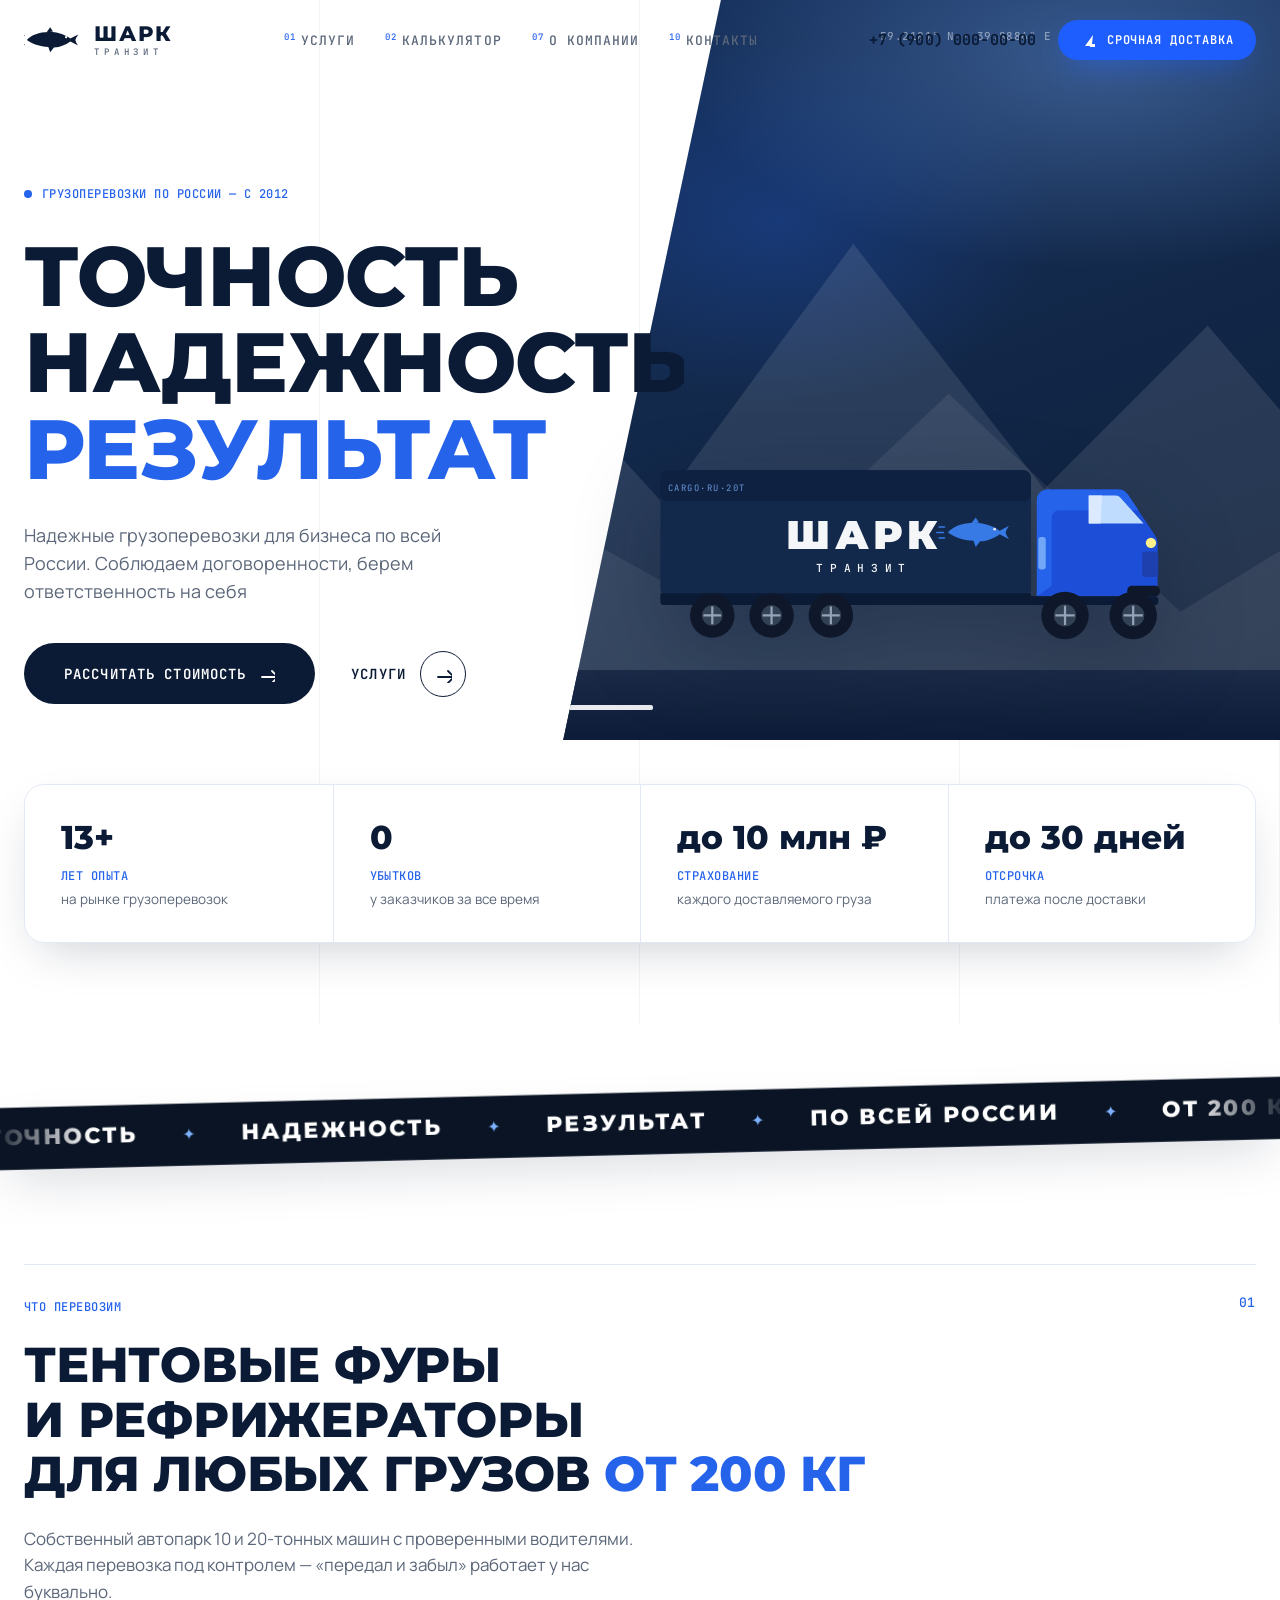
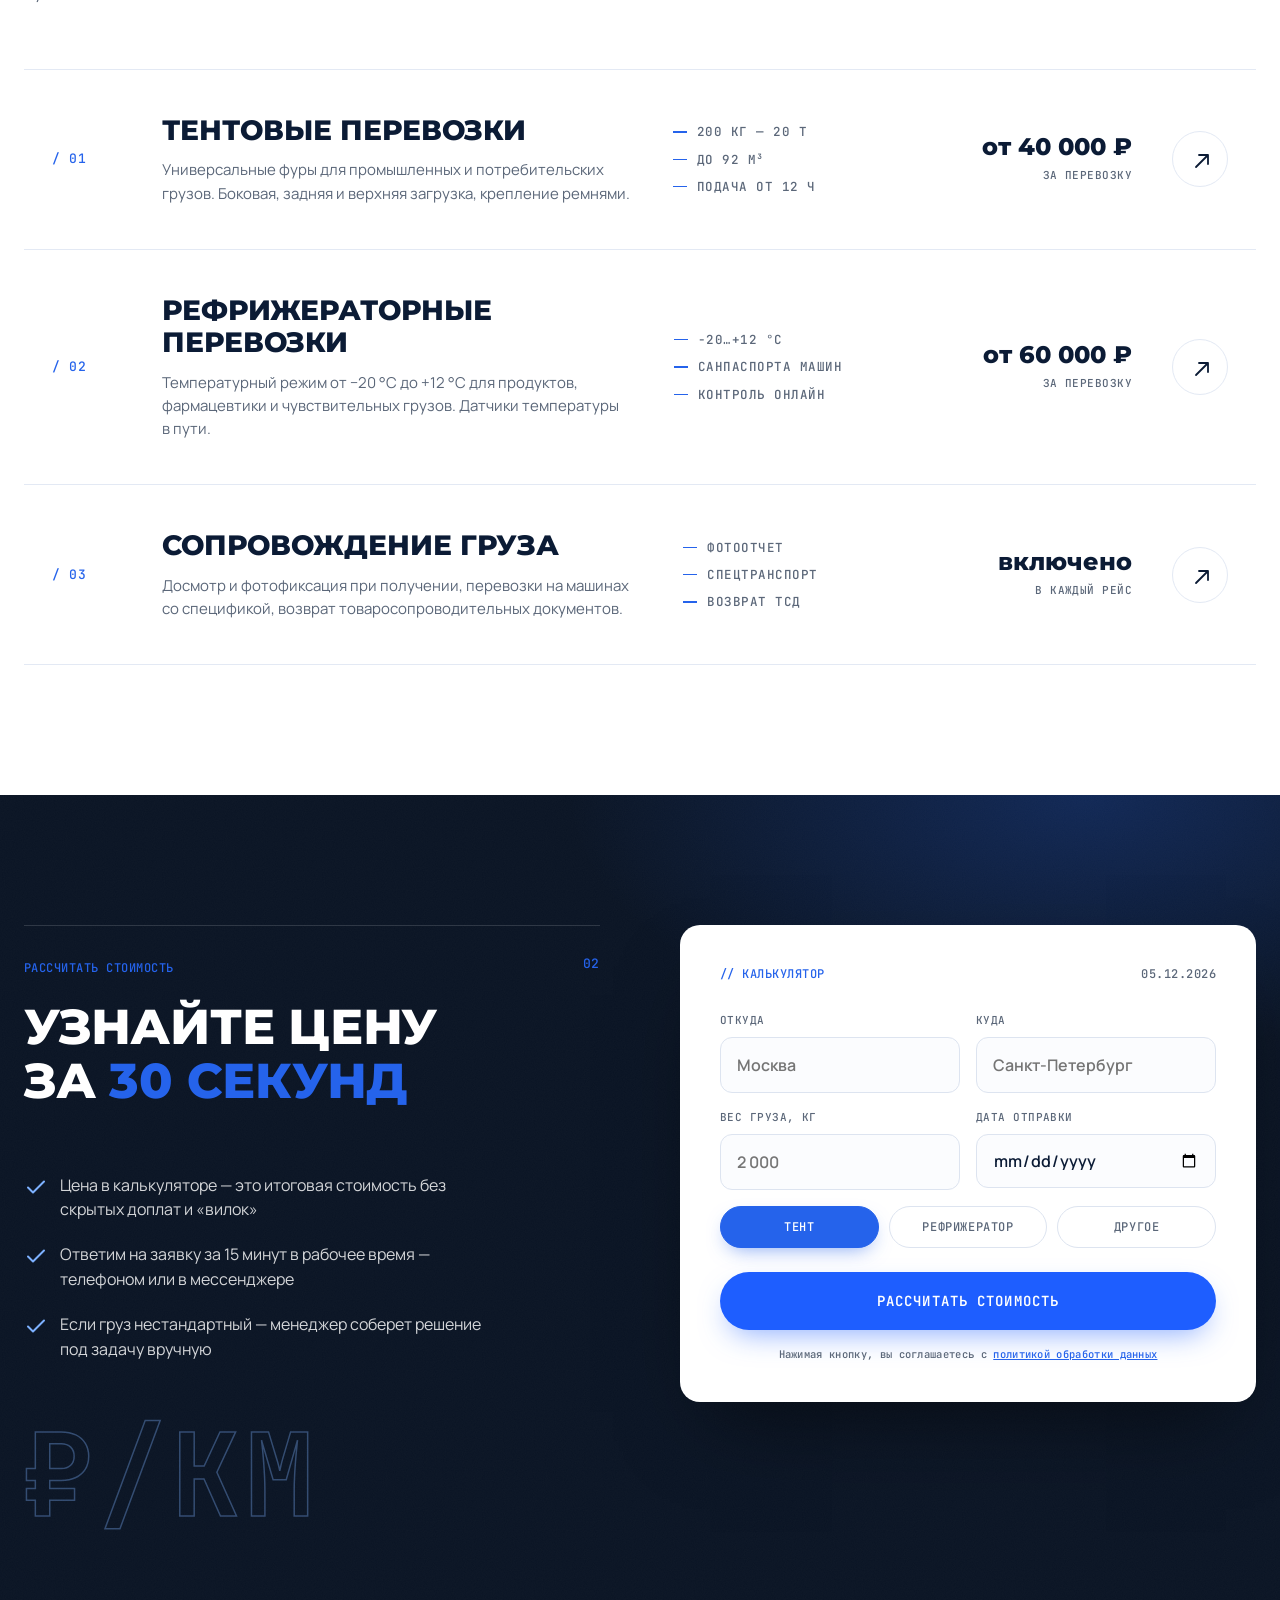
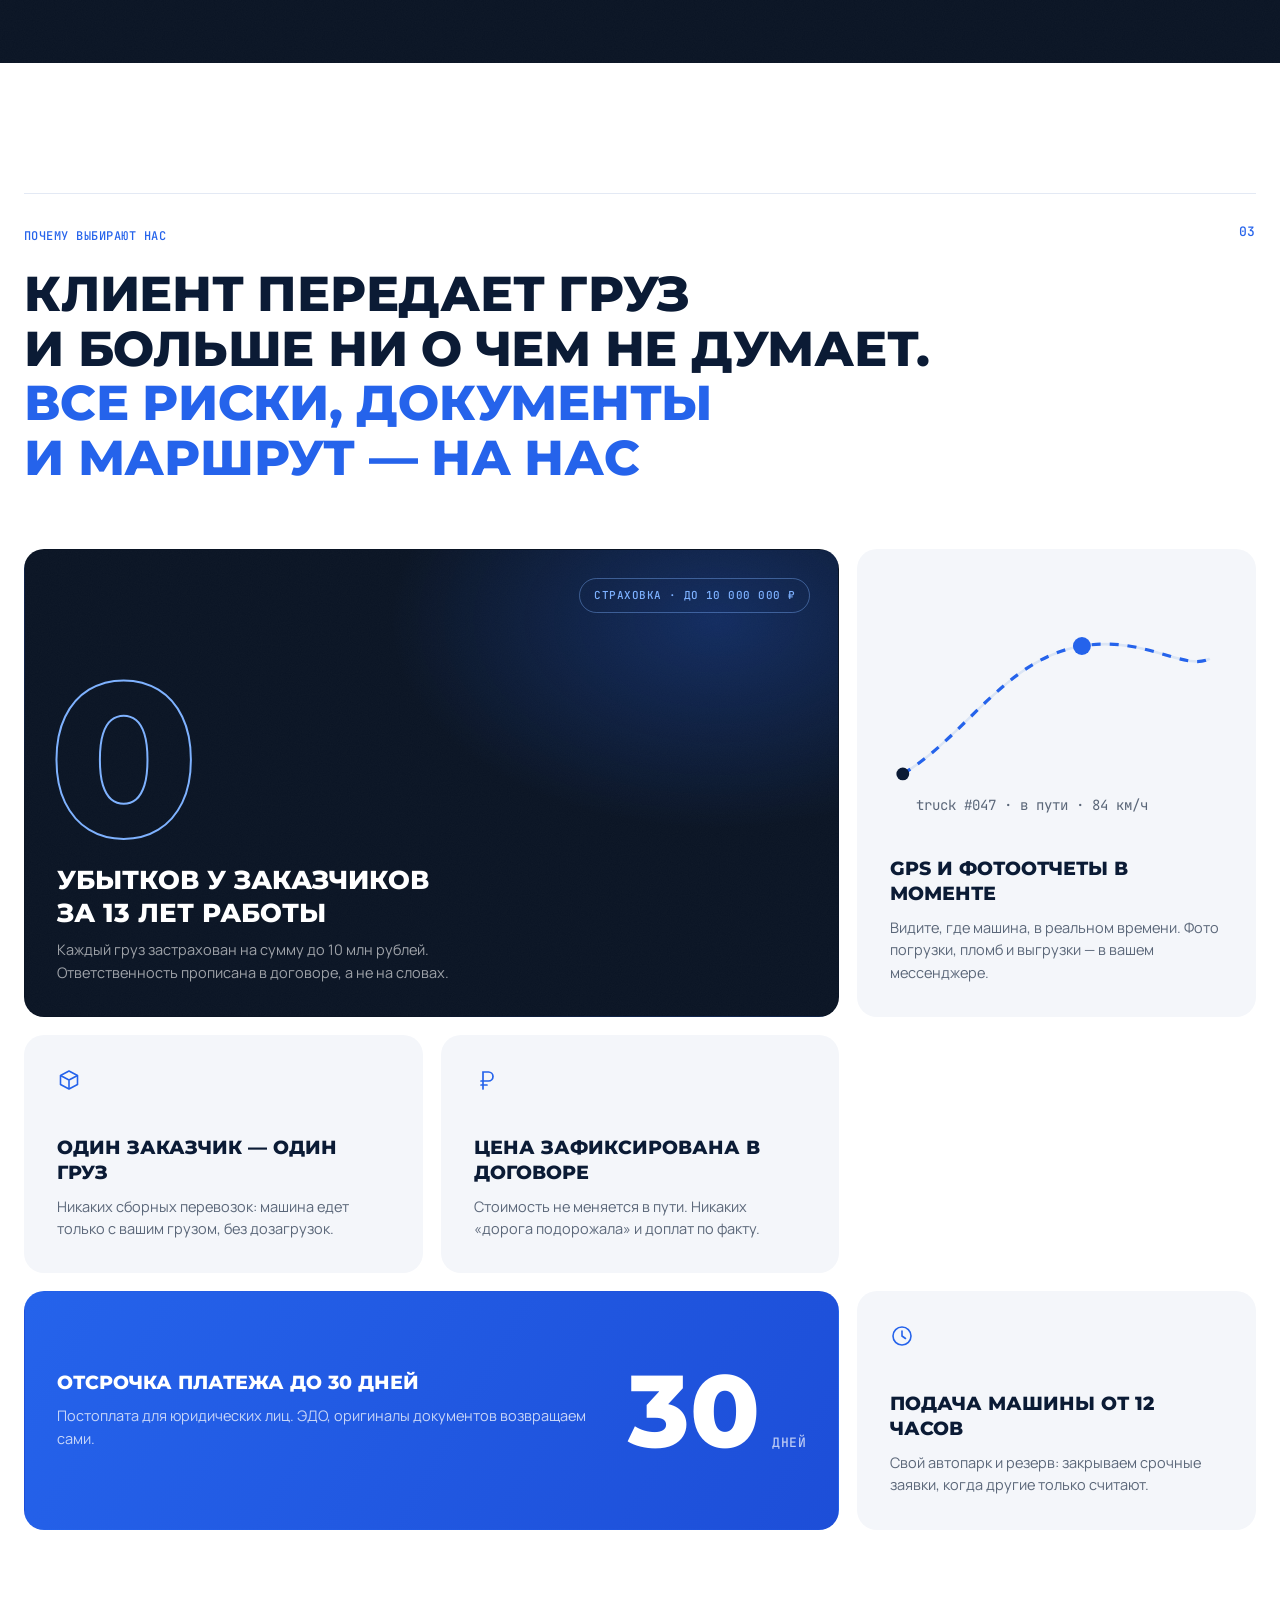
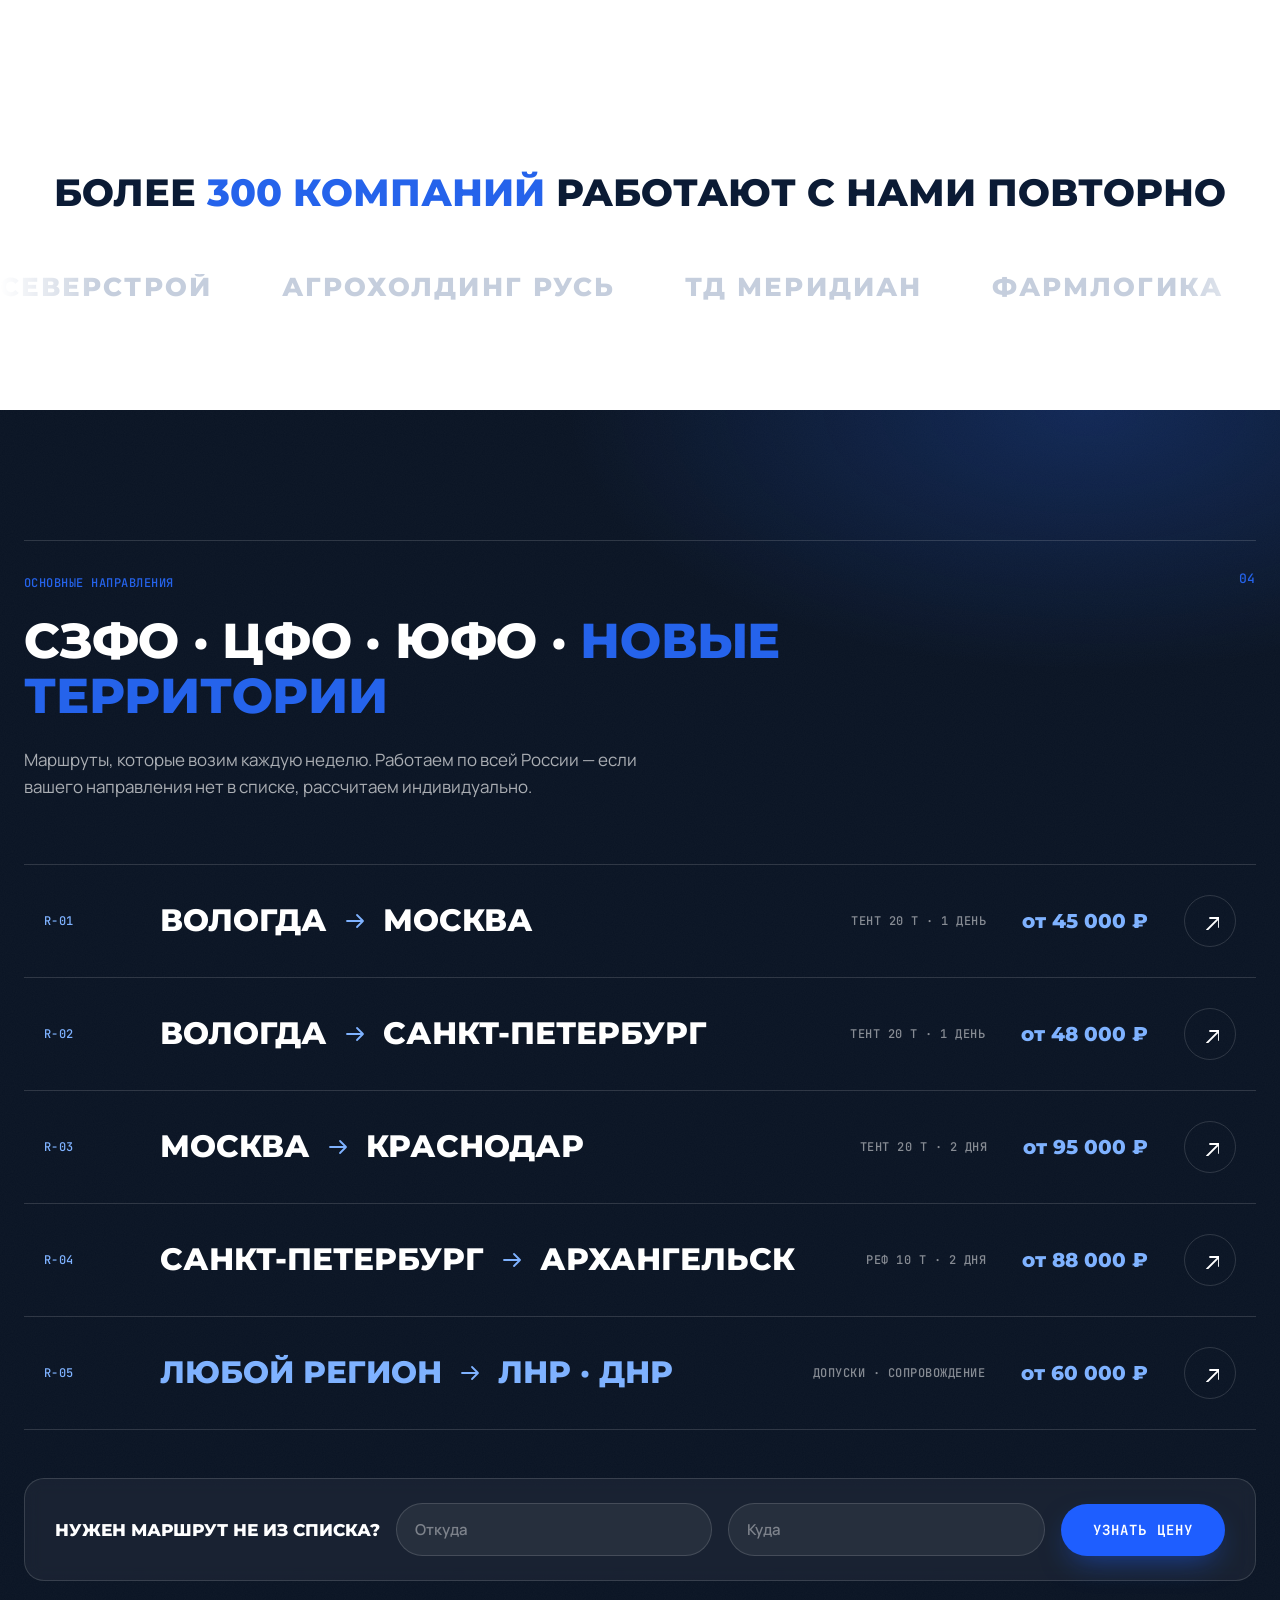
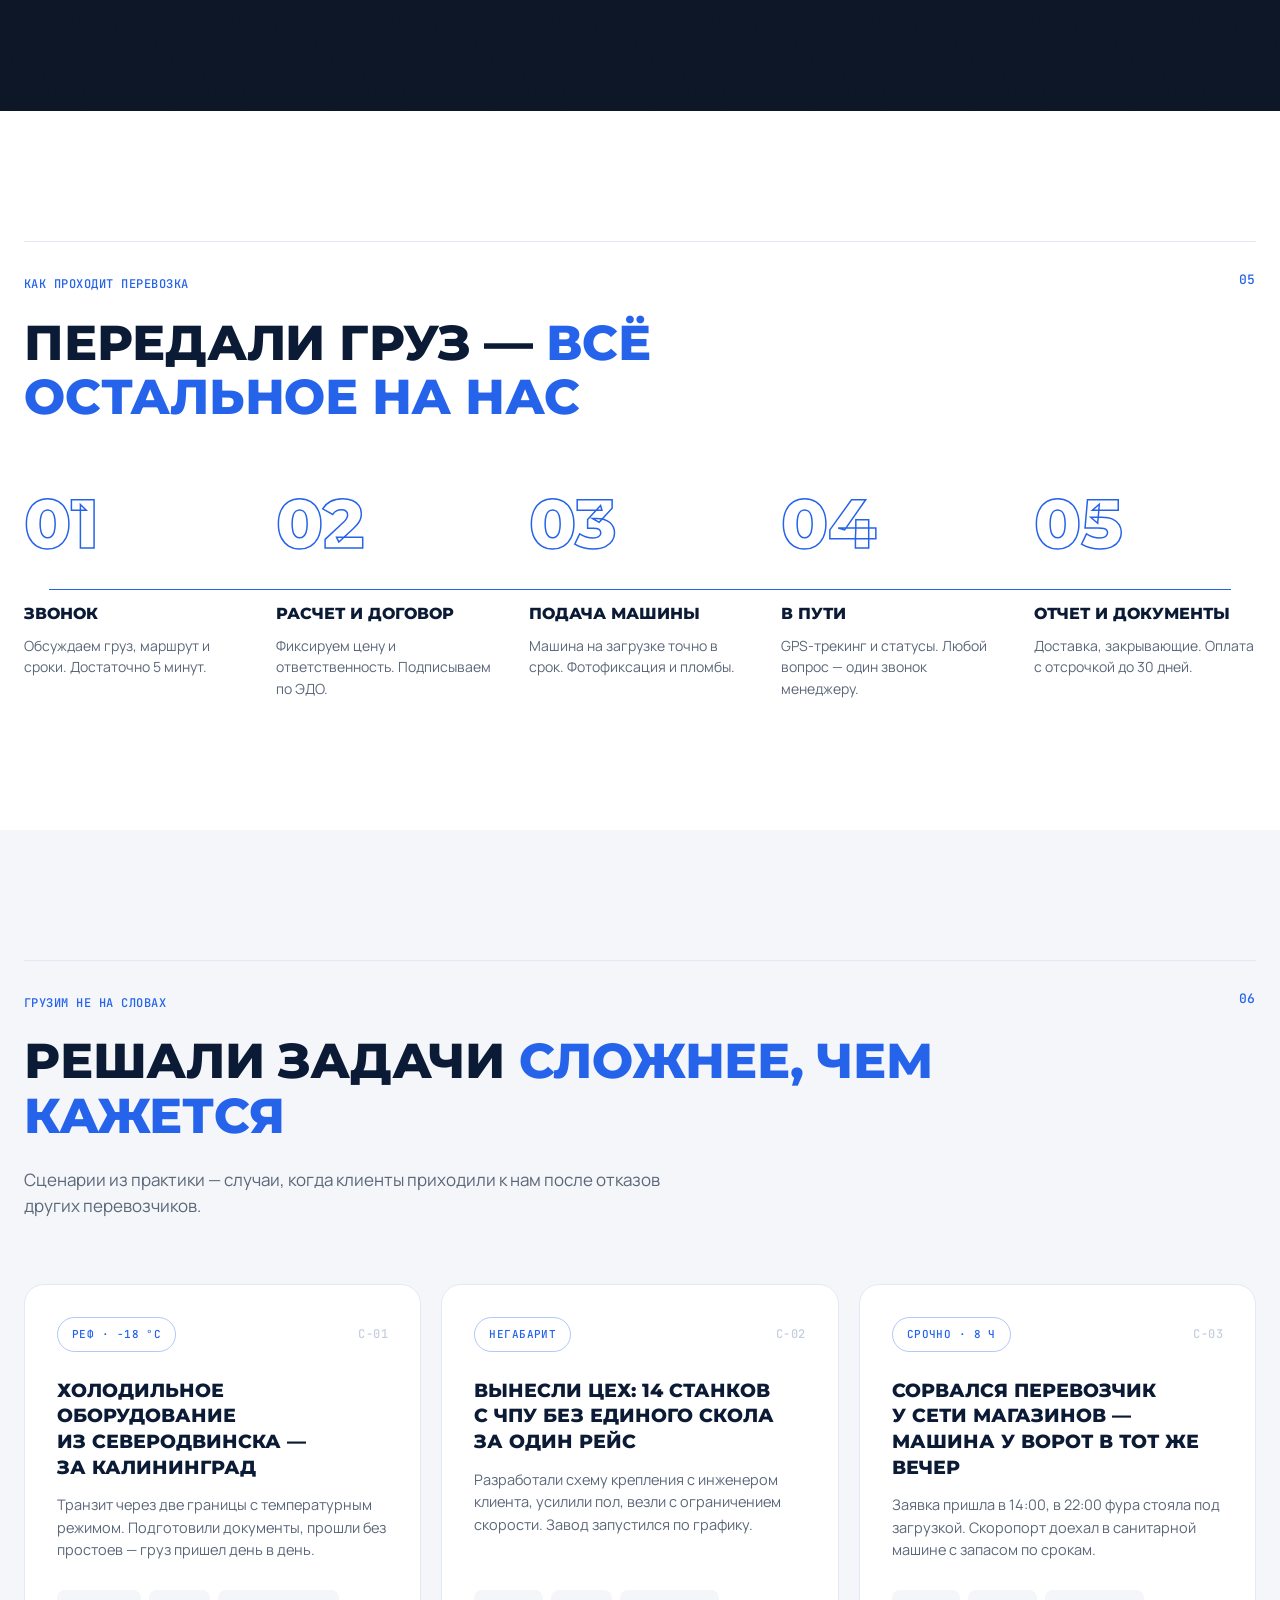
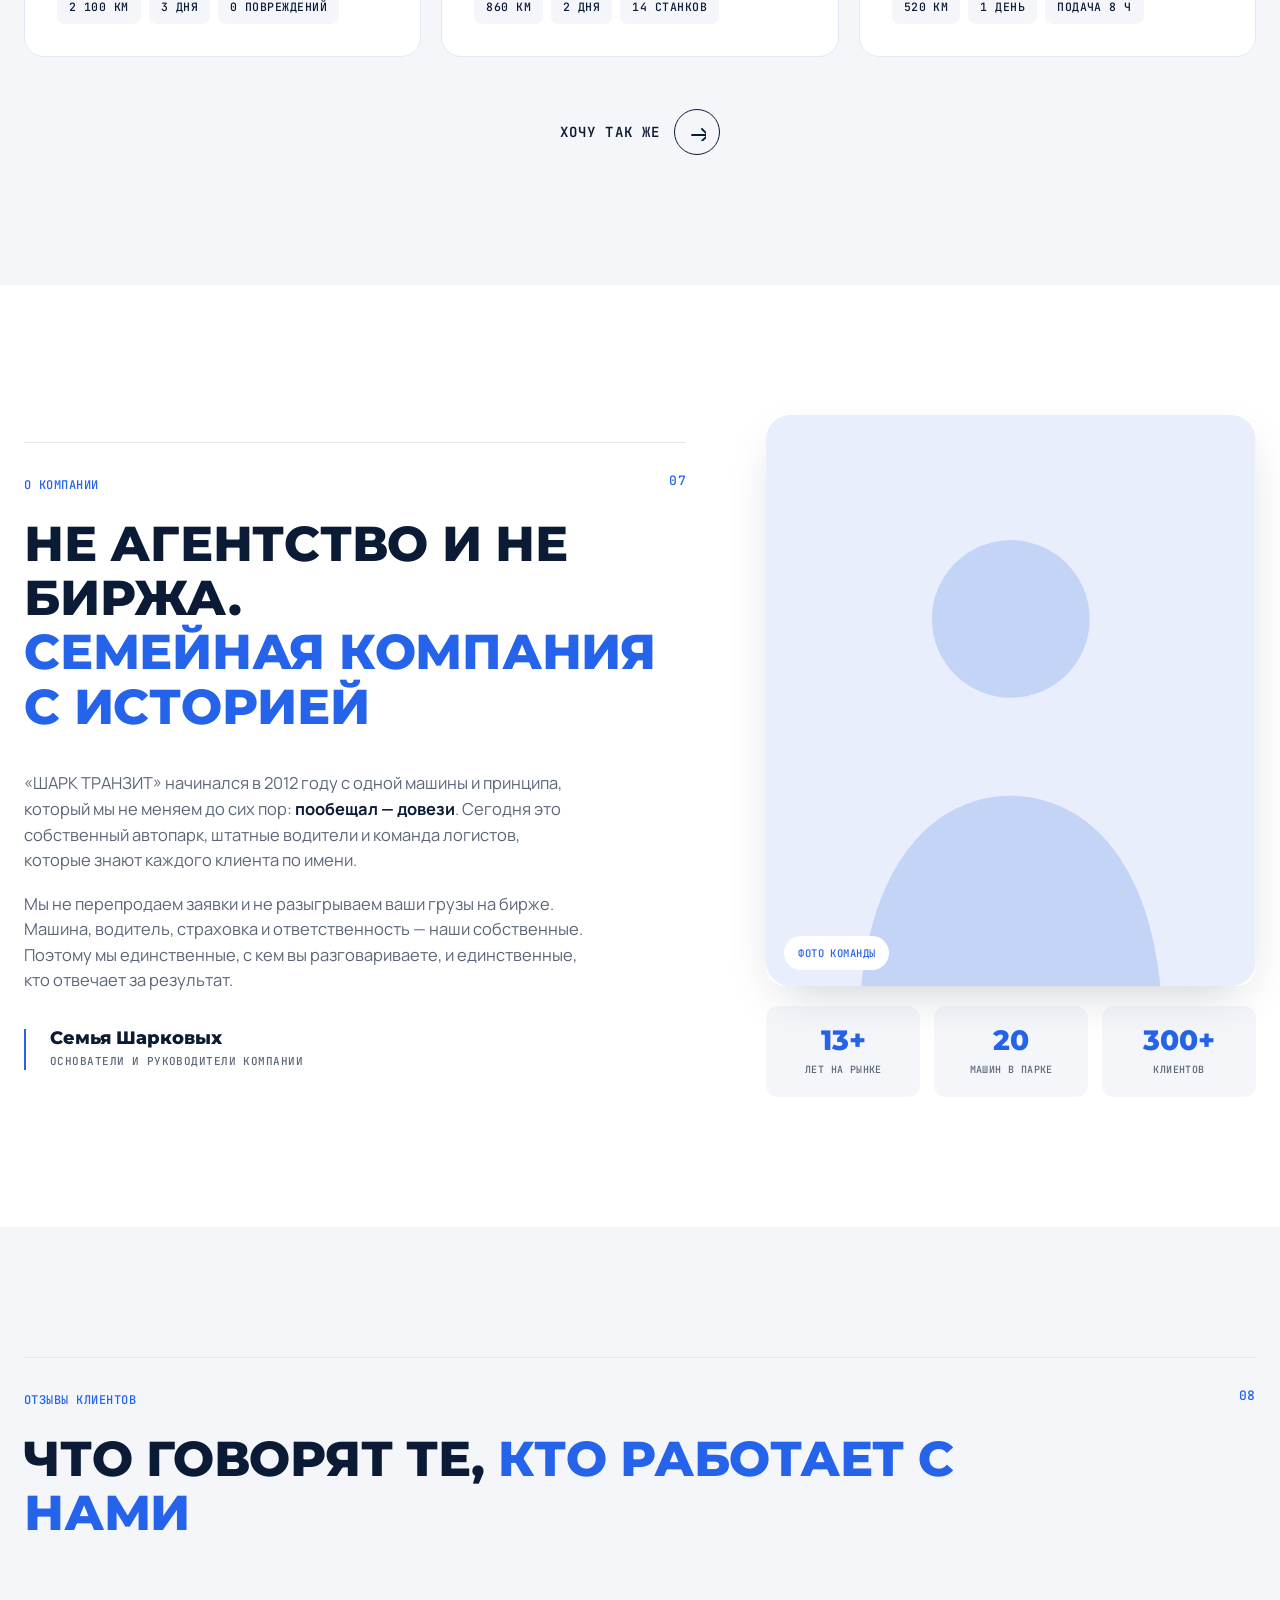
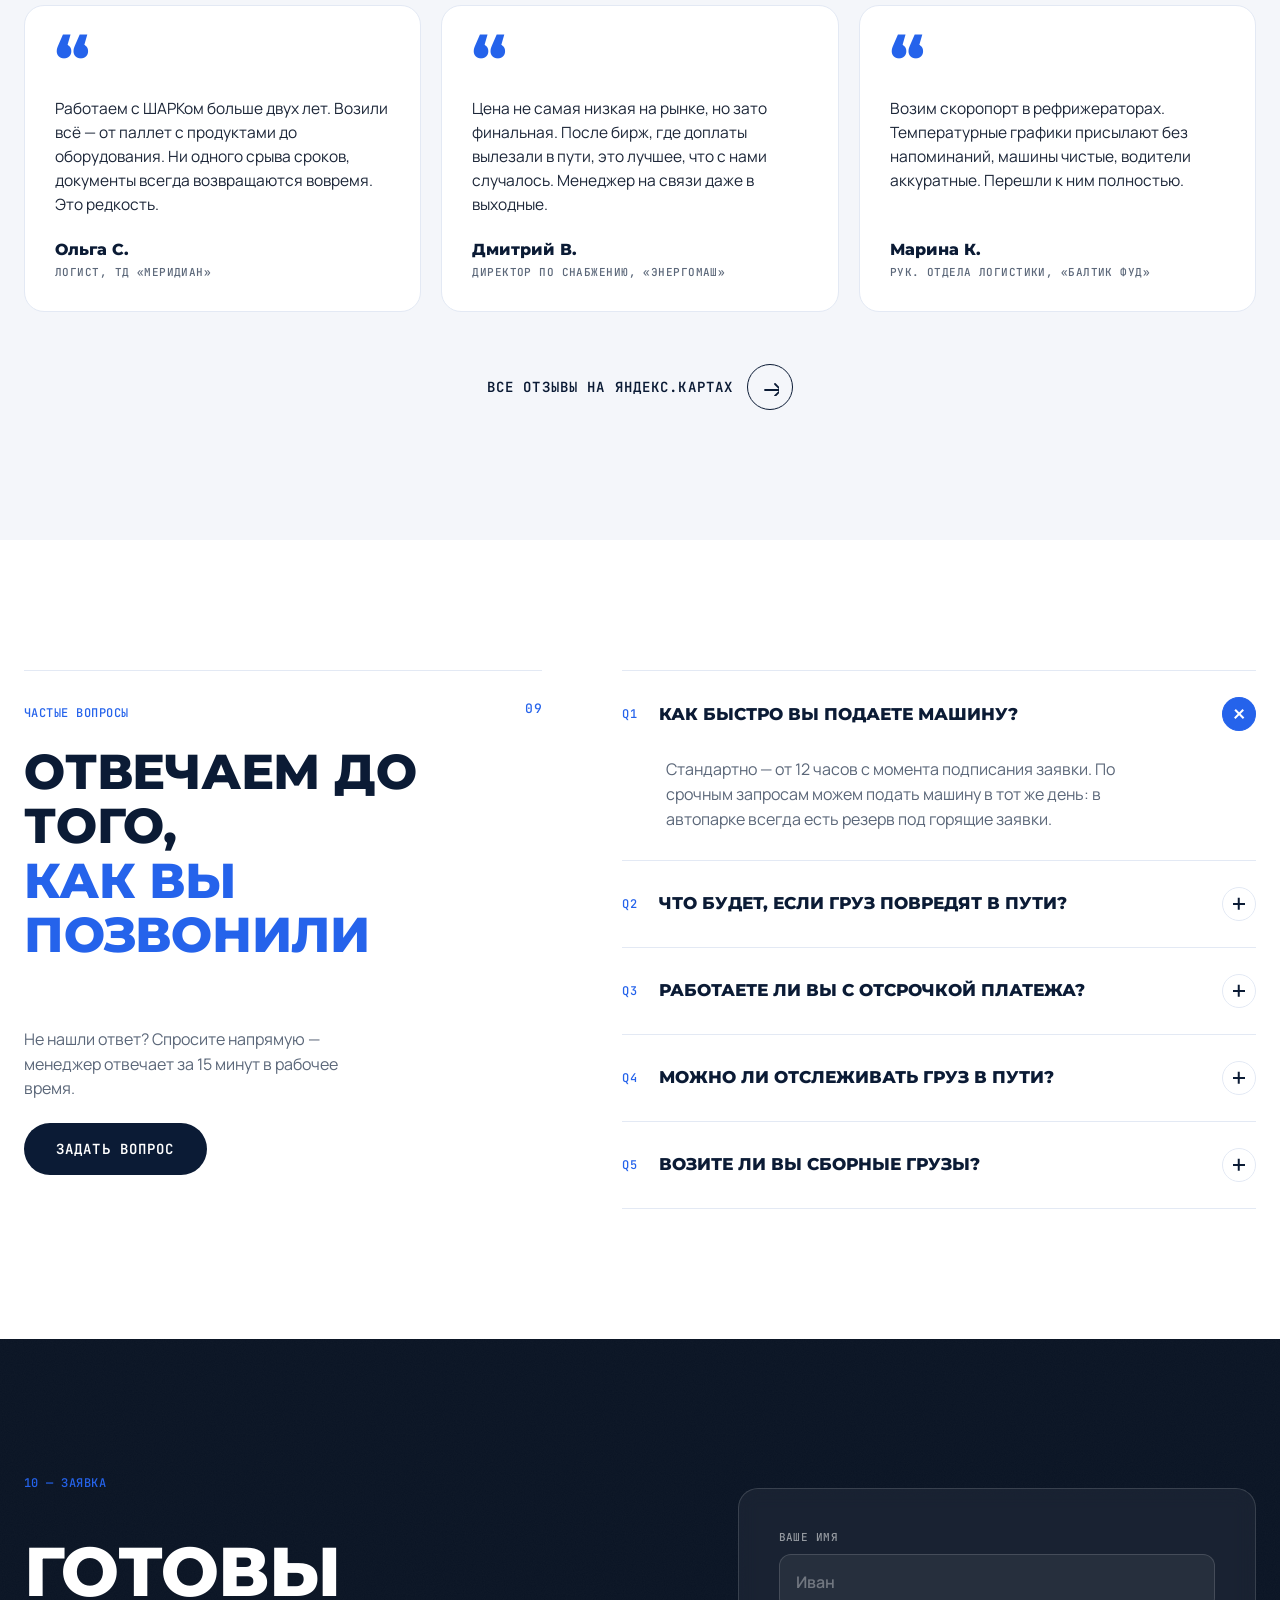
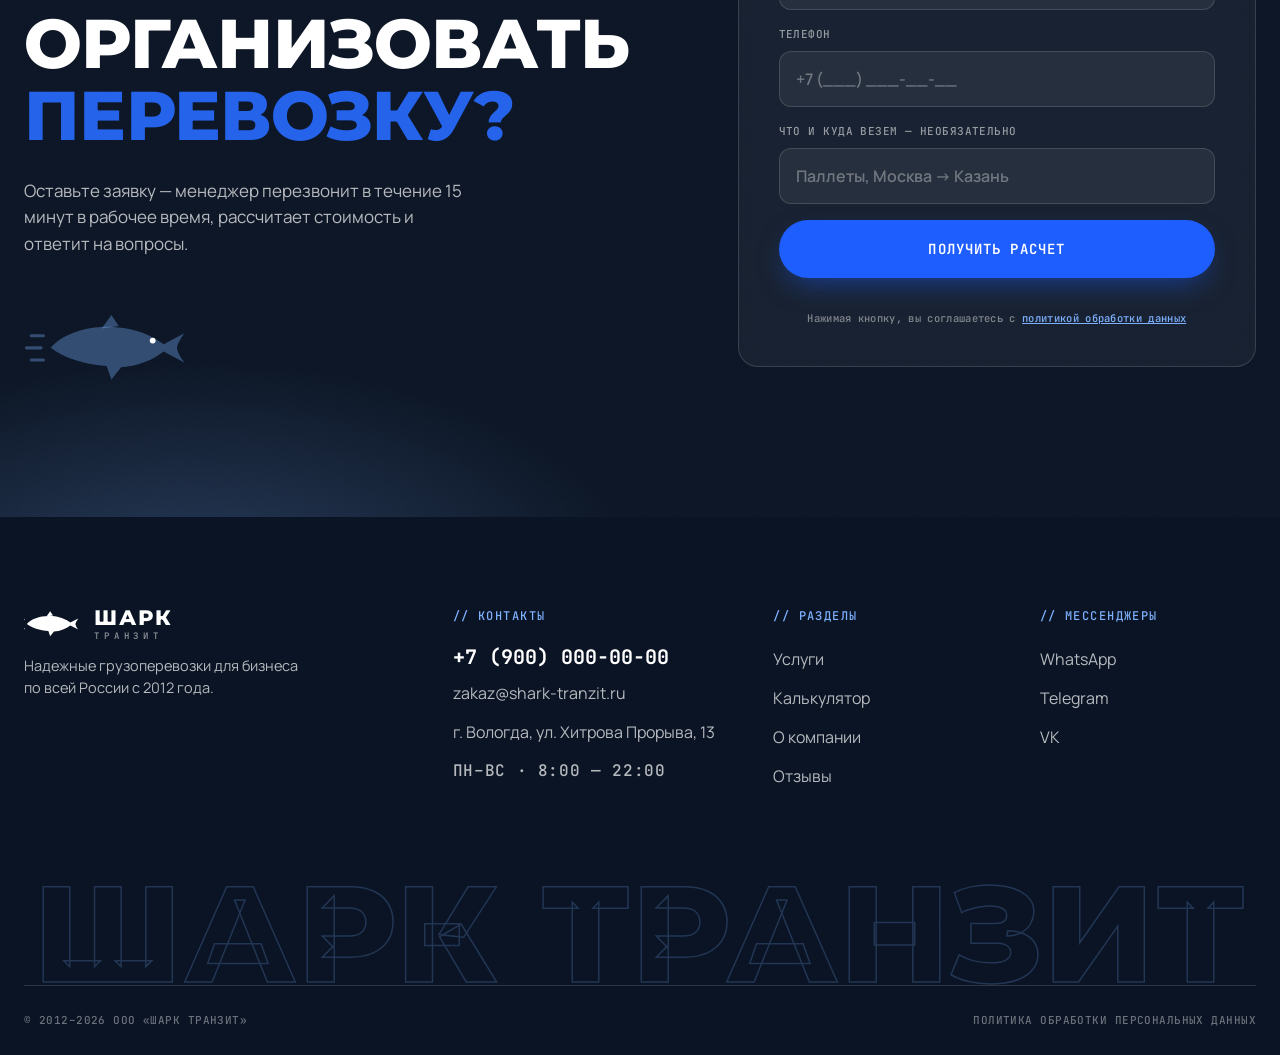
<file: shark-transit/index.html>
<!DOCTYPE html>
<html lang="ru">
<head>
  <meta charset="UTF-8">
  <meta name="viewport" content="width=device-width, initial-scale=1.0">
  <title>ШАРК ТРАНЗИТ — Грузоперевозки по России | Точность. Надежность. Результат</title>
  <meta name="description" content="Надежные грузоперевозки для бизнеса по всей России. Тентовые фуры и рефрижераторы для грузов от 200 кг. Страхование до 10 млн ₽, отсрочка платежа до 30 дней.">
  <link rel="preconnect" href="https://fonts.googleapis.com">
  <link rel="preconnect" href="https://fonts.gstatic.com" crossorigin>
  <link href="https://fonts.googleapis.com/css2?family=Manrope:wght@400;500;600;700;800&family=Montserrat:wght@700;800;900&family=JetBrains+Mono:wght@400;500;700&display=swap" rel="stylesheet">
  <link rel="stylesheet" href="css/style.css">
</head>
<body>

  <!-- ============ PRELOADER ============ -->
  <div class="preloader" id="preloader">
    <div class="preloader__inner">
      <svg class="preloader__shark" viewBox="-2 -8 124 64" aria-hidden="true"><use href="#shark-icon"></use></svg>
      <div class="preloader__brand">ШАРК&nbsp;ТРАНЗИТ</div>
      <div class="preloader__meta"><span>грузоперевозки по России</span><b id="preCount">0%</b></div>
      <div class="preloader__bar"><i id="preBar"></i></div>
    </div>
  </div>

  <!-- progress bar -->
  <div class="scrollbar" aria-hidden="true"><i id="scrollProgress"></i></div>

  <!-- ============ SVG SPRITE ============ -->
  <svg width="0" height="0" style="position:absolute" aria-hidden="true">
    <defs>
      <!-- Shark mark -->
      <g id="shark-icon">
        <path d="M4 24 C14 12 36 5 58 7 C74 8 88 14 97 21 L114 12 C110 18 108 22 108 24 C108 26 110 31 114 36 L97 27 C88 34 76 39 62 40 L54 50 L50 39 C32 38 14 32 4 24 Z" fill="currentColor"/>
        <path d="M46 8 L54 -3 L60 6 Z" fill="currentColor"/>
        <circle cx="88" cy="18" r="2.4" fill="#fff"/>
        <path d="M-12 14 H-2 M-16 24 H-4 M-12 34 H-2" stroke="currentColor" stroke-width="2.6" stroke-linecap="round"/>
      </g>
      <!-- icons -->
      <g id="i-truck"><path d="M3 16V7a1 1 0 0 1 1-1h12v10M16 9h4l3 3v4h-3M3 16h13" fill="none" stroke="currentColor" stroke-width="1.6" stroke-linecap="round" stroke-linejoin="round"/><circle cx="8" cy="18.5" r="2" fill="none" stroke="currentColor" stroke-width="1.6"/><circle cx="19" cy="18.5" r="2" fill="none" stroke="currentColor" stroke-width="1.6"/></g>
      <g id="i-user"><circle cx="12" cy="8" r="3.4" fill="none" stroke="currentColor" stroke-width="1.6"/><path d="M5 20c1.2-3.6 3.8-5.4 7-5.4s5.8 1.8 7 5.4" fill="none" stroke="currentColor" stroke-width="1.6" stroke-linecap="round"/></g>
      <g id="i-shield"><path d="M12 3l8 3v6c0 5-3.4 8-8 9-4.6-1-8-4-8-9V6l8-3z" fill="none" stroke="currentColor" stroke-width="1.6" stroke-linejoin="round"/><path d="M8.5 12l2.4 2.4L15.5 9.8" fill="none" stroke="currentColor" stroke-width="1.6" stroke-linecap="round" stroke-linejoin="round"/></g>
      <g id="i-doc"><rect x="6" y="3" width="12" height="18" rx="2" fill="none" stroke="currentColor" stroke-width="1.6"/><path d="M9 8h6M9 12h6M9 16h4" stroke="currentColor" stroke-width="1.6" stroke-linecap="round"/></g>
      <g id="i-bolt"><path d="M13 2L5 13h5l-1 9 8-11h-5l1-9z" fill="currentColor"/></g>
      <g id="i-arrow"><path d="M4 12h15M14 6l6 6-6 6" fill="none" stroke="currentColor" stroke-width="1.8" stroke-linecap="round" stroke-linejoin="round"/></g>
      <g id="i-arrow-up"><path d="M6 18L18 6M9 6h9v9" fill="none" stroke="currentColor" stroke-width="1.8" stroke-linecap="round" stroke-linejoin="round"/></g>
      <g id="i-check"><path d="M4 12.5l5 5L20 6.5" fill="none" stroke="currentColor" stroke-width="2" stroke-linecap="round" stroke-linejoin="round"/></g>
      <g id="i-snow"><path d="M12 2v20M3.3 7l17.4 10M3.3 17L20.7 7" fill="none" stroke="currentColor" stroke-width="1.5" stroke-linecap="round"/></g>
      <g id="i-gps"><circle cx="12" cy="12" r="3" fill="none" stroke="currentColor" stroke-width="1.6"/><path d="M12 2v3M12 19v3M2 12h3M19 12h3" stroke="currentColor" stroke-width="1.6" stroke-linecap="round"/><circle cx="12" cy="12" r="8" fill="none" stroke="currentColor" stroke-width="1.6"/></g>
      <g id="i-ruble"><path d="M9 21V4h5.5a4.5 4.5 0 0 1 0 9H9M7 13h7M7 17h6" fill="none" stroke="currentColor" stroke-width="1.7" stroke-linecap="round"/></g>
      <g id="i-clock"><circle cx="12" cy="12" r="9" fill="none" stroke="currentColor" stroke-width="1.6"/><path d="M12 7v5l3.5 2.5" fill="none" stroke="currentColor" stroke-width="1.6" stroke-linecap="round"/></g>
      <g id="i-box"><path d="M3.5 7.5L12 3l8.5 4.5v9L12 21l-8.5-4.5v-9z" fill="none" stroke="currentColor" stroke-width="1.6" stroke-linejoin="round"/><path d="M3.5 7.5L12 12l8.5-4.5M12 12v9" fill="none" stroke="currentColor" stroke-width="1.6" stroke-linejoin="round"/></g>
    </defs>
  </svg>

  <!-- ============ HEADER ============ -->
  <header class="header" id="header">
    <div class="container header__inner">
      <a href="#" class="logo" aria-label="ШАРК ТРАНЗИТ — на главную">
        <svg class="logo__mark" viewBox="-2 -8 124 64"><use href="#shark-icon"></use></svg>
        <span class="logo__text">ШАРК<small>ТРАНЗИТ</small></span>
      </a>
      <nav class="nav" id="nav">
        <a href="#services"><sup>01</sup>Услуги</a>
        <a href="#calculator"><sup>02</sup>Калькулятор</a>
        <a href="#about"><sup>07</sup>О компании</a>
        <a href="#contacts"><sup>10</sup>Контакты</a>
      </nav>
      <div class="header__right">
        <a href="tel:+79000000000" class="header__phone">+7 (900) 000-00-00</a>
        <a href="#cta" class="btn btn--accent btn--sm">
          <svg class="ic"><use href="#i-bolt"></use></svg>
          Срочная доставка
        </a>
      </div>
      <button class="burger" id="burger" aria-label="Открыть меню"><span></span><span></span><span></span></button>
    </div>
  </header>

  <!-- ============ HERO ============ -->
  <section class="hero">
    <div class="hero__grid" aria-hidden="true"></div>
    <div class="hero__visual" aria-hidden="true">
      <div class="hero__panel">
        <div class="hero__sky"></div>
        <div class="hero__mountains">
          <svg viewBox="0 0 900 380" preserveAspectRatio="xMidYMax slice">
            <path d="M0 380 L160 140 L260 250 L400 60 L540 240 L660 120 L780 260 L900 150 L900 380 Z" fill="rgba(255,255,255,.10)"/>
            <path d="M0 380 L120 230 L300 330 L470 170 L640 330 L820 220 L900 300 L900 380 Z" fill="rgba(255,255,255,.07)"/>
          </svg>
        </div>
        <div class="hero__coords mono">59.2181° N · 39.8886° E — ВОЛОГДА → ПО ВСЕЙ РОССИИ</div>
        <div class="hero__road">
          <i class="hero__line"></i><i class="hero__line"></i><i class="hero__line"></i>
        </div>
      </div>
      <!-- Flat illustrated semi-truck -->
      <div class="hero__truck" id="heroTruck">
        <svg viewBox="0 0 760 280">
          <g>
            <rect x="10" y="30" width="500" height="170" rx="10" fill="#13294b"/>
            <rect x="10" y="30" width="500" height="42" rx="10" fill="#0e2140"/>
            <g fill="#fff" opacity=".96" text-anchor="middle">
              <text x="285" y="136" font-family="Montserrat, sans-serif" font-weight="900" font-size="54" letter-spacing="6">ШАРК</text>
              <text x="285" y="168" font-family="JetBrains Mono, monospace" font-weight="500" font-size="15" letter-spacing="9">ТРАНЗИТ</text>
            </g>
            <g transform="translate(395 96) scale(0.75)" opacity=".9" color="#3b82f6">
              <use href="#shark-icon"></use>
            </g>
            <text x="20" y="58" font-family="JetBrains Mono, monospace" font-size="12" letter-spacing="2" fill="#7db1ff" opacity=".8">CARGO·RU·20T</text>
            <rect x="10" y="196" width="500" height="8" fill="#0b1b35"/>
          </g>
          <g>
            <path d="M518 200 V70 a14 14 0 0 1 14-14 h96 a16 16 0 0 1 13 7 l36 54 a20 20 0 0 1 4 12 v71 Z" fill="#1d4ed8"/>
            <path d="M518 200 V70 a14 14 0 0 1 14-14 h96 a16 16 0 0 1 13 7 l14 21 H548 a10 10 0 0 0-10 10 v92 Z" fill="#2563eb"/>
            <path d="M588 64 h36 a10 10 0 0 1 8 4.4 L662 102 H588 Z" fill="#bfdbfe"/>
            <path d="M588 64 h18 l-2 38 h-16 Z" fill="#dbeafe"/>
            <rect x="520" y="120" width="10" height="44" rx="4" fill="#93c5fd" opacity=".7"/>
            <rect x="660" y="140" width="22" height="34" rx="4" fill="#1e40af"/>
            <circle cx="672" cy="128" r="7" fill="#fef08a"/>
            <rect x="640" y="186" width="44" height="14" rx="6" fill="#0f172a"/>
          </g>
          <rect x="10" y="200" width="672" height="12" rx="5" fill="#0b1b35"/>
          <g class="wheel"><circle cx="80" cy="226" r="30" fill="#0f172a"/><circle cx="80" cy="226" r="14" fill="#334155"/><path class="hub" d="M80 214v24M68 226h24" stroke="#94a3b8" stroke-width="3"/></g>
          <g class="wheel"><circle cx="160" cy="226" r="30" fill="#0f172a"/><circle cx="160" cy="226" r="14" fill="#334155"/><path class="hub" d="M160 214v24M148 226h24" stroke="#94a3b8" stroke-width="3"/></g>
          <g class="wheel"><circle cx="240" cy="226" r="30" fill="#0f172a"/><circle cx="240" cy="226" r="14" fill="#334155"/><path class="hub" d="M240 214v24M228 226h24" stroke="#94a3b8" stroke-width="3"/></g>
          <g class="wheel"><circle cx="556" cy="226" r="32" fill="#0f172a"/><circle cx="556" cy="226" r="15" fill="#334155"/><path class="hub" d="M556 213v26M543 226h26" stroke="#94a3b8" stroke-width="3"/></g>
          <g class="wheel"><circle cx="648" cy="226" r="32" fill="#0f172a"/><circle cx="648" cy="226" r="15" fill="#334155"/><path class="hub" d="M648 213v26M635 226h26" stroke="#94a3b8" stroke-width="3"/></g>
          <g class="speed" stroke="#93c5fd" stroke-width="6" stroke-linecap="round" opacity=".8">
            <path d="M-40 90 H-110"/><path d="M-20 150 H-130"/><path d="M-50 210 H-100"/>
          </g>
        </svg>
      </div>
    </div>

    <div class="container">
      <div class="hero__content">
        <div class="hero__badge anim mono" style="--d:.05s"><i></i>ГРУЗОПЕРЕВОЗКИ ПО РОССИИ — С 2012</div>
        <h1 class="hero__title">
          <span class="mask"><span style="--d:.15s">Точность</span></span>
          <span class="mask"><span style="--d:.27s">Надежность</span></span>
          <span class="mask"><span class="hero__title-accent" style="--d:.39s">Результат</span></span>
        </h1>
        <p class="hero__text anim" style="--d:.5s">Надежные грузоперевозки для бизнеса по&nbsp;всей России. Соблюдаем договоренности, берем ответственность на&nbsp;себя</p>
        <div class="hero__actions anim" style="--d:.6s">
          <a href="#calculator" class="btn btn--primary btn--lg">Рассчитать стоимость<svg class="ic"><use href="#i-arrow"></use></svg></a>
          <a href="#services" class="btn-link">Услуги <i class="btn-link__circle"><svg class="ic"><use href="#i-arrow"></use></svg></i></a>
        </div>
      </div>
    </div>

    <!-- stats strip -->
    <div class="container">
      <div class="stats reveal" id="stats">
        <div class="stats__item">
          <b><span class="count" data-to="13">0</span>+</b>
          <span class="mono">лет опыта</span>
          <small>на рынке грузоперевозок</small>
        </div>
        <div class="stats__item">
          <b><span class="count" data-to="0">0</span></b>
          <span class="mono">убытков</span>
          <small>у заказчиков за все время</small>
        </div>
        <div class="stats__item">
          <b>до <span class="count" data-to="10">0</span> млн ₽</b>
          <span class="mono">страхование</span>
          <small>каждого доставляемого груза</small>
        </div>
        <div class="stats__item">
          <b>до <span class="count" data-to="30">0</span> дней</b>
          <span class="mono">отсрочка</span>
          <small>платежа после доставки</small>
        </div>
      </div>
    </div>
  </section>

  <!-- ============ TICKER ============ -->
  <div class="ticker" aria-hidden="true">
    <div class="marquee">
      <div class="marquee__track">
        <span>Точность</span><i>✦</i><span>Надежность</span><i>✦</i><span>Результат</span><i>✦</i><span>По всей России</span><i>✦</i><span>От 200 кг</span><i>✦</i><span>Подача от 12 часов</span><i>✦</i>
      </div>
    </div>
  </div>

  <!-- ============ SERVICES ============ -->
  <section class="section" id="services">
    <div class="container">
      <header class="shead reveal">
        <span class="shead__idx mono">01</span>
        <span class="shead__label mono">Что перевозим</span>
        <h2 class="shead__title">Тентовые фуры и&nbsp;рефрижераторы<br>для любых грузов <em>от&nbsp;200&nbsp;кг</em></h2>
        <p class="shead__sub">Собственный автопарк 10 и 20-тонных машин с проверенными водителями. Каждая перевозка под контролем — «передал и забыл» работает у нас буквально.</p>
      </header>

      <div class="srv">
        <a href="#cta" class="srv__row reveal">
          <span class="srv__idx mono">/ 01</span>
          <div class="srv__main">
            <h3>Тентовые перевозки</h3>
            <p>Универсальные фуры для промышленных и&nbsp;потребительских грузов. Боковая, задняя и&nbsp;верхняя загрузка, крепление ремнями.</p>
          </div>
          <ul class="srv__specs mono">
            <li>200 кг — 20 т</li>
            <li>до 92 м³</li>
            <li>подача от 12 ч</li>
          </ul>
          <div class="srv__price"><b>от 40 000 ₽</b><span class="mono">за перевозку</span></div>
          <i class="srv__arrow"><svg class="ic"><use href="#i-arrow-up"></use></svg></i>
        </a>

        <a href="#cta" class="srv__row reveal">
          <span class="srv__idx mono">/ 02</span>
          <div class="srv__main">
            <h3>Рефрижераторные перевозки</h3>
            <p>Температурный режим от&nbsp;−20&nbsp;°C до&nbsp;+12&nbsp;°C для продуктов, фармацевтики и&nbsp;чувствительных грузов. Датчики температуры в&nbsp;пути.</p>
          </div>
          <ul class="srv__specs mono">
            <li>−20…+12 °C</li>
            <li>санпаспорта машин</li>
            <li>контроль онлайн</li>
          </ul>
          <div class="srv__price"><b>от 60 000 ₽</b><span class="mono">за перевозку</span></div>
          <i class="srv__arrow"><svg class="ic"><use href="#i-arrow-up"></use></svg></i>
        </a>

        <a href="#cta" class="srv__row srv__row--minor reveal">
          <span class="srv__idx mono">/ 03</span>
          <div class="srv__main">
            <h3>Сопровождение груза</h3>
            <p>Досмотр и&nbsp;фотофиксация при получении, перевозки на&nbsp;машинах со&nbsp;спецификой, возврат товаросопроводительных документов.</p>
          </div>
          <ul class="srv__specs mono">
            <li>фотоотчет</li>
            <li>спецтранспорт</li>
            <li>возврат ТСД</li>
          </ul>
          <div class="srv__price"><b>включено</b><span class="mono">в каждый рейс</span></div>
          <i class="srv__arrow"><svg class="ic"><use href="#i-arrow-up"></use></svg></i>
        </a>
      </div>
    </div>
  </section>

  <!-- ============ CALCULATOR ============ -->
  <section class="section section--dark" id="calculator">
    <div class="grain" aria-hidden="true"></div>
    <div class="container calc">
      <div class="calc__info">
        <header class="shead shead--light reveal">
          <span class="shead__idx mono">02</span>
          <span class="shead__label mono">Рассчитать стоимость</span>
          <h2 class="shead__title">Узнайте цену<br>за <em>30 секунд</em></h2>
        </header>
        <ul class="calc__points">
          <li class="reveal"><svg class="ic"><use href="#i-check"></use></svg>Цена в калькуляторе — это итоговая стоимость без скрытых доплат и «вилок»</li>
          <li class="reveal" style="--d:.08s"><svg class="ic"><use href="#i-check"></use></svg>Ответим на заявку за 15 минут в рабочее время — телефоном или в мессенджере</li>
          <li class="reveal" style="--d:.16s"><svg class="ic"><use href="#i-check"></use></svg>Если груз нестандартный — менеджер соберет решение под задачу вручную</li>
        </ul>
        <div class="calc__big mono" aria-hidden="true">₽/КМ</div>
      </div>

      <form class="calc__form reveal" id="calcForm" novalidate>
        <div class="calc__form-head"><span class="mono">// калькулятор</span><span class="mono" id="calcDate"></span></div>
        <div class="field-row">
          <label class="field"><span class="mono">Откуда</span><input type="text" placeholder="Москва" id="calcFrom" required></label>
          <label class="field"><span class="mono">Куда</span><input type="text" placeholder="Санкт-Петербург" id="calcTo" required></label>
        </div>
        <div class="field-row">
          <label class="field"><span class="mono">Вес груза, кг</span><input type="number" placeholder="2 000" min="200" id="calcWeight"></label>
          <label class="field"><span class="mono">Дата отправки</span><input type="date" id="calcWhen"></label>
        </div>
        <div class="calc__type" role="radiogroup" aria-label="Тип кузова">
          <label><input type="radio" name="body" value="tent" checked><span>Тент</span></label>
          <label><input type="radio" name="body" value="ref"><span>Рефрижератор</span></label>
          <label><input type="radio" name="body" value="other"><span>Другое</span></label>
        </div>
        <div class="calc__result" id="calcResult" hidden>
          <small class="mono">стоимость с доставкой · <b id="calcRoute"></b></small>
          <strong id="calcPrice">—</strong>
        </div>
        <button type="submit" class="btn btn--accent btn--lg btn--block">Рассчитать стоимость</button>
        <p class="form-note mono">Нажимая кнопку, вы соглашаетесь с <a href="#">политикой обработки данных</a></p>
      </form>
    </div>
  </section>

  <!-- ============ WHY US — BENTO ============ -->
  <section class="section" id="why">
    <div class="container">
      <header class="shead reveal">
        <span class="shead__idx mono">03</span>
        <span class="shead__label mono">Почему выбирают нас</span>
        <h2 class="shead__title">Клиент передает груз и&nbsp;больше ни&nbsp;о&nbsp;чем не&nbsp;думает.<br><em>Все риски, документы и&nbsp;маршрут — на&nbsp;нас</em></h2>
      </header>

      <div class="bento">
        <div class="bento__cell bento__cell--hero reveal">
          <div class="grain" aria-hidden="true"></div>
          <div class="bento__giant outline">0</div>
          <h3>убытков у заказчиков<br>за 13 лет работы</h3>
          <p>Каждый груз застрахован на сумму до 10 млн рублей. Ответственность прописана в договоре, а не на словах.</p>
          <span class="bento__tag mono">страховка · до 10 000 000 ₽</span>
        </div>

        <div class="bento__cell bento__cell--gps reveal" style="--d:.07s">
          <svg class="bento__map" viewBox="0 0 260 190" aria-hidden="true">
            <path d="M10 150 C60 120 90 60 150 50 C200 42 230 70 250 60" fill="none" stroke="#dbe5f5" stroke-width="2"/>
            <path class="gps-route" d="M10 150 C60 120 90 60 150 50 C200 42 230 70 250 60" fill="none" stroke="#2563eb" stroke-width="2.5" stroke-dasharray="7 7"/>
            <circle cx="10" cy="150" r="5" fill="#0b1b35"/>
            <circle class="gps-dot" cx="150" cy="50" r="7" fill="#2563eb"/>
            <text x="20" y="178" font-family="JetBrains Mono, monospace" font-size="11" fill="#5b6779">truck #047 · в пути · 84 км/ч</text>
          </svg>
          <h3>GPS и фотоотчеты в моменте</h3>
          <p>Видите, где машина, в реальном времени. Фото погрузки, пломб и выгрузки — в вашем мессенджере.</p>
        </div>

        <div class="bento__cell reveal" style="--d:.14s">
          <svg class="bento__icon"><use href="#i-box"></use></svg>
          <h3>Один заказчик — один груз</h3>
          <p>Никаких сборных перевозок: машина едет только с вашим грузом, без дозагрузок.</p>
        </div>

        <div class="bento__cell reveal" style="--d:.21s">
          <svg class="bento__icon"><use href="#i-ruble"></use></svg>
          <h3>Цена зафиксирована в договоре</h3>
          <p>Стоимость не меняется в пути. Никаких «дорога подорожала» и доплат по факту.</p>
        </div>

        <div class="bento__cell bento__cell--wide bento__cell--blue reveal" style="--d:.28s">
          <div class="bento__split">
            <div>
              <h3>Отсрочка платежа до 30 дней</h3>
              <p>Постоплата для юридических лиц. ЭДО, оригиналы документов возвращаем сами.</p>
            </div>
            <div class="bento__giant2">30<span class="mono">дней</span></div>
          </div>
        </div>

        <div class="bento__cell reveal" style="--d:.35s">
          <svg class="bento__icon"><use href="#i-clock"></use></svg>
          <h3>Подача машины от 12 часов</h3>
          <p>Свой автопарк и резерв: закрываем срочные заявки, когда другие только считают.</p>
        </div>
      </div>
    </div>
  </section>

  <!-- ============ CLIENTS ============ -->
  <section class="clients">
    <div class="container">
      <h2 class="clients__title reveal">Более <em>300 компаний</em> работают с нами повторно</h2>
    </div>
    <div class="marquee marquee--logos" aria-hidden="true">
      <div class="marquee__track">
        <span>СЕВЕРСТРОЙ</span><span>АГРОХОЛДИНГ&nbsp;РУСЬ</span><span>ТД&nbsp;МЕРИДИАН</span><span>ФАРМЛОГИКА</span><span>ВОЛГА-ПРОДУКТ</span><span>СТАЛЬКОМПЛЕКТ</span><span>БАЛТИК&nbsp;ФУД</span><span>ЭНЕРГОМАШ</span>
      </div>
    </div>
  </section>

  <!-- ============ ROUTES ============ -->
  <section class="section section--dark" id="routes">
    <div class="grain" aria-hidden="true"></div>
    <div class="container">
      <header class="shead shead--light reveal">
        <span class="shead__idx mono">04</span>
        <span class="shead__label mono">Основные направления</span>
        <h2 class="shead__title">СЗФО · ЦФО · ЮФО · <em>Новые территории</em></h2>
        <p class="shead__sub">Маршруты, которые возим каждую неделю. Работаем по всей России — если вашего направления нет в списке, рассчитаем индивидуально.</p>
      </header>

      <div class="rts">
        <a class="rts__row reveal" href="#cta">
          <span class="rts__idx mono">R-01</span>
          <span class="rts__cities">Вологда <svg class="ic"><use href="#i-arrow"></use></svg> Москва</span>
          <span class="rts__meta mono">тент 20 т · 1 день</span>
          <span class="rts__price">от 45 000 ₽</span>
          <i class="rts__go"><svg class="ic"><use href="#i-arrow-up"></use></svg></i>
        </a>
        <a class="rts__row reveal" style="--d:.05s" href="#cta">
          <span class="rts__idx mono">R-02</span>
          <span class="rts__cities">Вологда <svg class="ic"><use href="#i-arrow"></use></svg> Санкт-Петербург</span>
          <span class="rts__meta mono">тент 20 т · 1 день</span>
          <span class="rts__price">от 48 000 ₽</span>
          <i class="rts__go"><svg class="ic"><use href="#i-arrow-up"></use></svg></i>
        </a>
        <a class="rts__row reveal" style="--d:.1s" href="#cta">
          <span class="rts__idx mono">R-03</span>
          <span class="rts__cities">Москва <svg class="ic"><use href="#i-arrow"></use></svg> Краснодар</span>
          <span class="rts__meta mono">тент 20 т · 2 дня</span>
          <span class="rts__price">от 95 000 ₽</span>
          <i class="rts__go"><svg class="ic"><use href="#i-arrow-up"></use></svg></i>
        </a>
        <a class="rts__row reveal" style="--d:.15s" href="#cta">
          <span class="rts__idx mono">R-04</span>
          <span class="rts__cities">Санкт-Петербург <svg class="ic"><use href="#i-arrow"></use></svg> Архангельск</span>
          <span class="rts__meta mono">реф 10 т · 2 дня</span>
          <span class="rts__price">от 88 000 ₽</span>
          <i class="rts__go"><svg class="ic"><use href="#i-arrow-up"></use></svg></i>
        </a>
        <a class="rts__row rts__row--hot reveal" style="--d:.2s" href="#cta">
          <span class="rts__idx mono">R-05</span>
          <span class="rts__cities">Любой регион <svg class="ic"><use href="#i-arrow"></use></svg> ЛНР · ДНР</span>
          <span class="rts__meta mono">допуски · сопровождение</span>
          <span class="rts__price">от 60 000 ₽</span>
          <i class="rts__go"><svg class="ic"><use href="#i-arrow-up"></use></svg></i>
        </a>
      </div>

      <form class="rts__custom reveal" id="routeForm">
        <b>Нужен маршрут не из списка?</b>
        <input type="text" placeholder="Откуда" required>
        <input type="text" placeholder="Куда" required>
        <button type="submit" class="btn btn--accent">Узнать цену</button>
      </form>
    </div>
  </section>

  <!-- ============ PROCESS ============ -->
  <section class="section" id="process">
    <div class="container">
      <header class="shead reveal">
        <span class="shead__idx mono">05</span>
        <span class="shead__label mono">Как проходит перевозка</span>
        <h2 class="shead__title">Передали груз — <em>всё остальное на нас</em></h2>
      </header>

      <div class="steps">
        <div class="steps__line" aria-hidden="true"><i id="stepsProgress"></i></div>
        <div class="step reveal"><b class="outline">01</b><h3>Звонок</h3><p>Обсуждаем груз, маршрут и сроки. Достаточно 5 минут.</p></div>
        <div class="step reveal" style="--d:.08s"><b class="outline">02</b><h3>Расчет и договор</h3><p>Фиксируем цену и ответственность. Подписываем по ЭДО.</p></div>
        <div class="step reveal" style="--d:.16s"><b class="outline">03</b><h3>Подача машины</h3><p>Машина на загрузке точно в срок. Фотофиксация и пломбы.</p></div>
        <div class="step reveal" style="--d:.24s"><b class="outline">04</b><h3>В пути</h3><p>GPS-трекинг и статусы. Любой вопрос — один звонок менеджеру.</p></div>
        <div class="step reveal" style="--d:.32s"><b class="outline">05</b><h3>Отчет и документы</h3><p>Доставка, закрывающие. Оплата с отсрочкой до 30 дней.</p></div>
      </div>
    </div>
  </section>

  <!-- ============ CASES ============ -->
  <section class="section section--gray" id="cases">
    <div class="container">
      <header class="shead reveal">
        <span class="shead__idx mono">06</span>
        <span class="shead__label mono">Грузим не на словах</span>
        <h2 class="shead__title">Решали задачи <em>сложнее, чем кажется</em></h2>
        <p class="shead__sub">Сценарии из практики — случаи, когда клиенты приходили к нам после отказов других перевозчиков.</p>
      </header>
    </div>

    <div class="cases-wrap">
      <div class="container">
        <div class="cases" id="casesRow">
          <article class="case reveal">
            <div class="case__head">
              <span class="case__tag mono">реф · −18 °C</span>
              <span class="case__idx mono">C-01</span>
            </div>
            <h3>Холодильное оборудование из&nbsp;Северодвинска — за&nbsp;Калининград</h3>
            <p>Транзит через две границы с температурным режимом. Подготовили документы, прошли без простоев — груз пришел день в день.</p>
            <div class="case__meta mono"><span>2 100 км</span><span>3 дня</span><span>0 повреждений</span></div>
          </article>
          <article class="case reveal" style="--d:.08s">
            <div class="case__head">
              <span class="case__tag mono">негабарит</span>
              <span class="case__idx mono">C-02</span>
            </div>
            <h3>Вынесли цех: 14&nbsp;станков с&nbsp;ЧПУ без единого скола за&nbsp;один рейс</h3>
            <p>Разработали схему крепления с инженером клиента, усилили пол, везли с ограничением скорости. Завод запустился по графику.</p>
            <div class="case__meta mono"><span>860 км</span><span>2 дня</span><span>14 станков</span></div>
          </article>
          <article class="case reveal" style="--d:.16s">
            <div class="case__head">
              <span class="case__tag mono">срочно · 8 ч</span>
              <span class="case__idx mono">C-03</span>
            </div>
            <h3>Сорвался перевозчик у&nbsp;сети магазинов — машина у&nbsp;ворот в&nbsp;тот же вечер</h3>
            <p>Заявка пришла в 14:00, в 22:00 фура стояла под загрузкой. Скоропорт доехал в санитарной машине с запасом по срокам.</p>
            <div class="case__meta mono"><span>520 км</span><span>1 день</span><span>подача 8 ч</span></div>
          </article>
        </div>
      </div>
    </div>
    <div class="container cases__more reveal"><a href="#cta" class="btn-link">Хочу так же <i class="btn-link__circle"><svg class="ic"><use href="#i-arrow"></use></svg></i></a></div>
  </section>

  <!-- ============ ABOUT ============ -->
  <section class="section" id="about">
    <div class="container about">
      <div class="about__text">
        <header class="shead reveal">
          <span class="shead__idx mono">07</span>
          <span class="shead__label mono">О компании</span>
          <h2 class="shead__title">Не агентство и не биржа.<br><em>Семейная компания с историей</em></h2>
        </header>
        <div class="about__story reveal">
          <p>«ШАРК ТРАНЗИТ» начинался в 2012 году с одной машины и принципа, который мы не меняем до сих пор: <b>пообещал — довези</b>. Сегодня это собственный автопарк, штатные водители и команда логистов, которые знают каждого клиента по имени.</p>
          <p>Мы не перепродаем заявки и не разыгрываем ваши грузы на бирже. Машина, водитель, страховка и ответственность — наши собственные. Поэтому мы единственные, с кем вы разговариваете, и единственные, кто отвечает за результат.</p>
        </div>
        <div class="about__sign reveal">
          <b>Семья Шарковых</b>
          <span class="mono">основатели и руководители компании</span>
        </div>
      </div>
      <div class="about__media reveal">
        <div class="about__photo">
          <svg viewBox="0 0 360 420" aria-hidden="true">
            <rect width="360" height="420" rx="18" fill="#e8eefc"/>
            <circle cx="180" cy="150" r="58" fill="#c3d4f7"/>
            <path d="M70 420 C80 320 130 280 180 280 C230 280 280 320 290 420 Z" fill="#c3d4f7"/>
          </svg>
          <div class="about__photo-caption mono">фото команды</div>
        </div>
        <div class="about__facts">
          <div><b>13+</b><span class="mono">лет на рынке</span></div>
          <div><b>20</b><span class="mono">машин в парке</span></div>
          <div><b>300+</b><span class="mono">клиентов</span></div>
        </div>
      </div>
    </div>
  </section>

  <!-- ============ REVIEWS ============ -->
  <section class="section section--gray" id="reviews">
    <div class="container">
      <header class="shead reveal">
        <span class="shead__idx mono">08</span>
        <span class="shead__label mono">Отзывы клиентов</span>
        <h2 class="shead__title">Что говорят те, <em>кто работает с нами</em></h2>
      </header>

      <div class="reviews">
        <figure class="review reveal">
          <div class="review__quote">“</div>
          <blockquote>Работаем с ШАРКом больше двух лет. Возили всё — от паллет с продуктами до оборудования. Ни одного срыва сроков, документы всегда возвращаются вовремя. Это редкость.</blockquote>
          <figcaption><b>Ольга С.</b><span class="mono">логист, ТД «Меридиан»</span></figcaption>
        </figure>
        <figure class="review reveal" style="--d:.08s">
          <div class="review__quote">“</div>
          <blockquote>Цена не самая низкая на рынке, но зато финальная. После бирж, где доплаты вылезали в пути, это лучшее, что с нами случалось. Менеджер на связи даже в выходные.</blockquote>
          <figcaption><b>Дмитрий В.</b><span class="mono">директор по снабжению, «Энергомаш»</span></figcaption>
        </figure>
        <figure class="review reveal" style="--d:.16s">
          <div class="review__quote">“</div>
          <blockquote>Возим скоропорт в рефрижераторах. Температурные графики присылают без напоминаний, машины чистые, водители аккуратные. Перешли к ним полностью.</blockquote>
          <figcaption><b>Марина К.</b><span class="mono">рук. отдела логистики, «Балтик Фуд»</span></figcaption>
        </figure>
      </div>
      <div class="reviews__links reveal">
        <a href="#" class="btn-link">Все отзывы на Яндекс.Картах <i class="btn-link__circle"><svg class="ic"><use href="#i-arrow"></use></svg></i></a>
      </div>
    </div>
  </section>

  <!-- ============ FAQ ============ -->
  <section class="section" id="faq">
    <div class="container faq">
      <div class="faq__head">
        <header class="shead reveal">
          <span class="shead__idx mono">09</span>
          <span class="shead__label mono">Частые вопросы</span>
          <h2 class="shead__title">Отвечаем до того,<br><em>как вы позвонили</em></h2>
        </header>
        <div class="faq__hint reveal">
          <p>Не нашли ответ? Спросите напрямую — менеджер отвечает за 15 минут в рабочее время.</p>
          <a href="#cta" class="btn btn--primary">Задать вопрос</a>
        </div>
      </div>
      <div class="faq__list">
        <details class="faq__item reveal" open>
          <summary><span class="mono">Q1</span>Как быстро вы подаете машину?<i></i></summary>
          <p>Стандартно — от 12 часов с момента подписания заявки. По срочным запросам можем подать машину в тот же день: в автопарке всегда есть резерв под горящие заявки.</p>
        </details>
        <details class="faq__item reveal" style="--d:.05s">
          <summary><span class="mono">Q2</span>Что будет, если груз повредят в пути?<i></i></summary>
          <p>Каждая перевозка застрахована на сумму до 10 млн рублей, ответственность зафиксирована в договоре. За 13 лет работы у наших заказчиков не было ни одного убытка — но если что-то случится, компенсация выплачивается по страховке, без судов и затягиваний.</p>
        </details>
        <details class="faq__item reveal" style="--d:.1s">
          <summary><span class="mono">Q3</span>Работаете ли вы с отсрочкой платежа?<i></i></summary>
          <p>Да, с юридическими лицами работаем по постоплате с отсрочкой до 30 дней после доставки. Документооборот — через ЭДО, оригиналы товаросопроводительных документов возвращаем сами.</p>
        </details>
        <details class="faq__item reveal" style="--d:.15s">
          <summary><span class="mono">Q4</span>Можно ли отслеживать груз в пути?<i></i></summary>
          <p>Да. Все машины оборудованы GPS-мониторингом — пришлем ссылку на трекинг. Дополнительно менеджер присылает статусы и фотоотчеты с погрузки и выгрузки в удобный вам мессенджер.</p>
        </details>
        <details class="faq__item reveal" style="--d:.2s">
          <summary><span class="mono">Q5</span>Возите ли вы сборные грузы?<i></i></summary>
          <p>Нет, и это принципиально: одна машина — один заказчик. Так груз едет быстрее, без перегрузок на складах и рисков от чужих грузов. Минимальный вес для рентабельной перевозки — от 200 кг.</p>
        </details>
      </div>
    </div>
  </section>

  <!-- ============ CTA ============ -->
  <section class="cta" id="cta">
    <div class="grain" aria-hidden="true"></div>
    <div class="container cta__inner">
      <div class="cta__text">
        <span class="shead__label shead__label--light mono reveal">10 — заявка</span>
        <h2 class="reveal">Готовы<br>организовать<br><em>перевозку?</em></h2>
        <p class="reveal">Оставьте заявку — менеджер перезвонит в течение 15 минут в рабочее время, рассчитает стоимость и ответит на вопросы.</p>
        <div class="cta__shark" aria-hidden="true">
          <svg viewBox="-18 -8 140 64"><use href="#shark-icon"></use></svg>
        </div>
      </div>
      <form class="cta__form reveal" id="ctaForm" novalidate>
        <label class="field field--dark"><span class="mono">Ваше имя</span><input type="text" placeholder="Иван" required></label>
        <label class="field field--dark"><span class="mono">Телефон</span><input type="tel" placeholder="+7 (___) ___-__-__" required></label>
        <label class="field field--dark"><span class="mono">Что и куда везем — необязательно</span><input type="text" placeholder="Паллеты, Москва → Казань"></label>
        <button type="submit" class="btn btn--accent btn--lg btn--block">Получить расчет</button>
        <p class="form-note mono">Нажимая кнопку, вы соглашаетесь с <a href="#">политикой обработки данных</a></p>
      </form>
    </div>
  </section>

  <!-- ============ FOOTER ============ -->
  <footer class="footer" id="contacts">
    <div class="container footer__grid">
      <div class="footer__col footer__col--brand">
        <a href="#" class="logo logo--light">
          <svg class="logo__mark" viewBox="-2 -8 124 64"><use href="#shark-icon"></use></svg>
          <span class="logo__text">ШАРК<small>ТРАНЗИТ</small></span>
        </a>
        <p>Надежные грузоперевозки для бизнеса по всей России с 2012 года.</p>
      </div>
      <div class="footer__col">
        <b class="mono">// контакты</b>
        <a href="tel:+79000000000" class="footer__phone">+7 (900) 000-00-00</a>
        <a href="mailto:zakaz@shark-tranzit.ru">zakaz@shark-tranzit.ru</a>
        <span>г. Вологда, ул. Хитрова Прорыва, 13</span>
        <span class="mono">пн–вс · 8:00 — 22:00</span>
      </div>
      <div class="footer__col">
        <b class="mono">// разделы</b>
        <a href="#services">Услуги</a>
        <a href="#calculator">Калькулятор</a>
        <a href="#about">О компании</a>
        <a href="#reviews">Отзывы</a>
      </div>
      <div class="footer__col">
        <b class="mono">// мессенджеры</b>
        <a href="#">WhatsApp</a>
        <a href="#">Telegram</a>
        <a href="#">VK</a>
      </div>
    </div>
    <div class="footer__wordmark" aria-hidden="true">ШАРК ТРАНЗИТ</div>
    <div class="container footer__bottom mono">
      <span>© 2012–2026 ООО «ШАРК ТРАНЗИТ»</span>
      <a href="#">Политика обработки персональных данных</a>
    </div>
  </footer>

  <script src="js/main.js"></script>
</body>
</html>
</file>
<file: styles.css>
:root {
  --navy: #0b101a;
  --navy-2: #0e1420;
  --navy-3: #141c2b;
  --navy-4: #1b2536;
  --light: #f2f5f9;
  --light-2: #e7ecf2;
  --white: #ffffff;

  --ink: #0e1420;
  --text-d: #eaf0f8;
  --muted-d: #93a1b5;
  --muted-d2: #6b7a90;
  --muted-l: #56616f;
  --line-d: rgba(255, 255, 255, 0.09);
  --line-d2: rgba(255, 255, 255, 0.16);
  --line-l: #dde4ec;

  --red: #ec1e27;
  --red-dark: #c8151d;
  --blue: #2f9bff;
  --blue-deep: #1e6fd0;

  --shadow-sm: 0 2px 10px rgba(10, 15, 25, 0.08);
  --shadow: 0 24px 55px -26px rgba(6, 10, 18, 0.55);
  --shadow-lg: 0 40px 80px -34px rgba(6, 10, 18, 0.7);
  --glow-red: 0 16px 40px -14px rgba(236, 30, 39, 0.65);

  --radius: 16px;
  --radius-sm: 11px;
  --ease: cubic-bezier(0.22, 0.61, 0.36, 1);
  --ease-spring: cubic-bezier(0.34, 1.4, 0.64, 1);
  --maxw: 1240px;
  --hazard: repeating-linear-gradient(-45deg, #ffb020 0 12px, #12161d 12px 24px);

  font-family: "Inter", "Manrope", "Segoe UI", system-ui, Arial, sans-serif;
}

* { box-sizing: border-box; }
html { scroll-behavior: smooth; }
body {
  margin: 0; color: var(--ink); background: var(--navy);
  -webkit-font-smoothing: antialiased; overflow-x: hidden;
}
body, button, input, select { font: inherit; }
a { color: inherit; text-decoration: none; }
button, summary, select { cursor: pointer; }
h1, h2, h3, p { margin-top: 0; }
img { max-width: 100%; display: block; }

a:focus-visible, button:focus-visible, input:focus-visible,
select:focus-visible, summary:focus-visible {
  outline: 3px solid var(--blue); outline-offset: 2px;
}

.wrap { width: min(var(--maxw), calc(100% - 40px)); margin: 0 auto; }

/* ================= HEADER ================= */
.site-header {
  position: fixed; z-index: 100; top: 0; left: 0; width: 100%;
  display: grid; grid-template-columns: auto 1fr auto; align-items: center; gap: 20px;
  padding: 16px max(20px, calc((100% - var(--maxw)) / 2));
  border-bottom: 1px solid transparent; background: transparent;
  transition: background 0.3s ease, border-color 0.3s ease, padding 0.3s ease, box-shadow 0.3s ease;
}
.site-header[data-scrolled] {
  padding-top: 11px; padding-bottom: 11px;
  background: rgba(11, 16, 26, 0.82); border-color: var(--line-d);
  box-shadow: 0 14px 40px rgba(0, 0, 0, 0.4); backdrop-filter: blur(16px);
}

.brand { display: inline-flex; align-items: center; gap: 12px; min-width: max-content; }
.brand-mark { width: 46px; height: 44px; display: grid; place-items: center; }
.brand-mark svg { width: 46px; height: 44px; }
.brand-text strong, .brand-text small { display: block; color: #fff; }
.brand-text strong { font-size: 18px; font-weight: 900; letter-spacing: 0.02em; }
.brand-text small { margin-top: 2px; color: var(--muted-d); font-size: 11px; font-weight: 700; letter-spacing: 0.12em; text-transform: uppercase; }

.main-nav {
  display: flex; justify-content: center; gap: clamp(12px, 1.5vw, 24px);
  color: var(--muted-d); font-size: 12.5px; font-weight: 800; letter-spacing: 0.04em; text-transform: uppercase;
}
.main-nav a { position: relative; padding: 8px 0; white-space: nowrap; transition: color 0.2s ease; }
.main-nav a::after { position: absolute; left: 0; bottom: 2px; width: 0; height: 2px; background: var(--red); content: ""; transition: width 0.25s var(--ease); }
.main-nav a:hover { color: #fff; }
.main-nav a:hover::after { width: 100%; }

.header-actions { display: flex; align-items: center; gap: 16px; white-space: nowrap; }
.header-phone { display: inline-flex; align-items: center; gap: 11px; }
.header-phone .ph-ic { display: grid; place-items: center; width: 34px; height: 34px; border-radius: 10px; background: rgba(236, 30, 39, 0.14); color: var(--red); }
.header-phone .ph-ic svg { width: 18px; height: 18px; }
.header-phone strong { display: block; color: #fff; font-size: 17px; font-weight: 900; }
.header-phone small { display: block; color: var(--muted-d); font-size: 11px; font-weight: 600; }

/* ================= BUTTONS ================= */
.btn, .header-button {
  position: relative; display: inline-flex; align-items: center; justify-content: center; gap: 12px;
  min-height: 52px; padding: 0 24px; border: 2px solid transparent; border-radius: var(--radius-sm);
  font-size: 14px; font-weight: 900; letter-spacing: 0.03em; text-transform: uppercase;
  transition: transform 0.2s var(--ease), background 0.2s ease, border-color 0.2s ease, box-shadow 0.2s ease, color 0.2s ease;
}
.btn span, .header-button span { position: relative; z-index: 2; }
.btn .arr {
  display: grid; place-items: center; width: 26px; height: 26px; border-radius: 50%;
  background: rgba(255, 255, 255, 0.22); font-style: normal; font-size: 15px; transition: transform 0.2s var(--ease);
}
.btn:hover .arr { transform: translateX(3px); }

.btn-primary, .header-button { color: #fff; background: var(--red); box-shadow: var(--glow-red); }
.btn-primary:hover, .header-button:hover { transform: translateY(-2px); background: var(--red-dark); box-shadow: 0 22px 48px -14px rgba(236, 30, 39, 0.75); }
.header-button { min-height: 50px; padding: 0 26px; gap: 0; }

.btn-ghost { color: #fff; border-color: var(--line-d2); background: rgba(255, 255, 255, 0.05); }
.btn-ghost .arr { background: rgba(255, 255, 255, 0.12); }
.btn-ghost:hover { transform: translateY(-2px); border-color: rgba(255, 255, 255, 0.4); background: rgba(255, 255, 255, 0.1); }

.section--light .btn-ghost { color: var(--ink); border-color: var(--ink); background: transparent; }
.section--light .btn-ghost .arr { background: rgba(14, 20, 32, 0.1); }
.section--light .btn-ghost:hover { background: var(--ink); color: #fff; }
.section--light .btn-ghost:hover .arr { background: rgba(255, 255, 255, 0.2); }

/* ================= KICKER / PILL ================= */
.kicker {
  display: inline-flex; align-items: baseline; gap: 8px; max-width: 100%; flex-wrap: wrap;
  margin: 0 0 18px; color: var(--red);
  font-size: 13px; font-weight: 900; letter-spacing: 0.12em; text-transform: uppercase;
}
.kicker .k-num { color: var(--red); opacity: 0.65; }
.kicker.light { color: #ff5a5f; }
.kicker.light .k-num { color: #ff5a5f; opacity: 0.7; }

.pill {
  display: inline-flex; align-items: center; gap: 10px; max-width: 100%; flex-wrap: wrap;
  margin: 0 0 26px; padding: 10px 18px; border-radius: 999px;
  border: 1px solid var(--line-d2); background: rgba(255, 255, 255, 0.05);
  color: var(--text-d); font-size: 12.5px; font-weight: 800; letter-spacing: 0.08em; text-transform: uppercase;
  backdrop-filter: blur(6px);
}
.pill .dot { width: 8px; height: 8px; border-radius: 50%; background: var(--red); box-shadow: 0 0 0 0 rgba(236, 30, 39, 0.6); animation: pulse 2s infinite; }
.pill b { color: var(--muted-d2); }
@keyframes pulse { 0% { box-shadow: 0 0 0 0 rgba(236, 30, 39, 0.55); } 70% { box-shadow: 0 0 0 8px rgba(236, 30, 39, 0); } 100% { box-shadow: 0 0 0 0 rgba(236, 30, 39, 0); } }

/* ================= BLUEPRINT DECOR ================= */
.blueprint { position: absolute; inset: 0; z-index: 1; pointer-events: none; }
.blueprint::before {
  position: absolute; inset: 26px; content: "";
  border: 1px solid var(--line-d);
  background-image:
    linear-gradient(var(--line-d) 1px, transparent 1px),
    linear-gradient(90deg, var(--line-d) 1px, transparent 1px);
  background-size: 100% 33.33%, 25% 100%;
  mask-image: radial-gradient(120% 90% at 50% 40%, #000 55%, transparent 92%);
}
.blueprint::after {
  position: absolute; inset: 20px; content: "";
  background:
    linear-gradient(var(--blue), var(--blue)) left 0 top 20px / 1px 14px no-repeat,
    linear-gradient(var(--blue), var(--blue)) left 0 top 20px / 14px 1px no-repeat,
    linear-gradient(var(--blue), var(--blue)) right 0 top 20px / 1px 14px no-repeat,
    linear-gradient(var(--blue), var(--blue)) right 0 top 20px / 14px 1px no-repeat,
    linear-gradient(var(--blue), var(--blue)) left 0 bottom 20px / 1px 14px no-repeat,
    linear-gradient(var(--blue), var(--blue)) left 0 bottom 20px / 14px 1px no-repeat,
    linear-gradient(var(--blue), var(--blue)) right 0 bottom 20px / 1px 14px no-repeat,
    linear-gradient(var(--blue), var(--blue)) right 0 bottom 20px / 14px 1px no-repeat;
  opacity: 0.55;
}
.blueprint--soft::before { inset: 0; opacity: 0.5; }
.blueprint--soft::after { display: none; }
.bp-num { position: absolute; left: 8px; font-size: 12px; font-weight: 900; letter-spacing: 0.2em; color: var(--muted-d2); }
.bp-num-1 { top: 30%; }
.bp-num-2 { top: 46%; }
.bp-coords { position: absolute; right: 30px; top: 20px; font-size: 11px; font-weight: 700; letter-spacing: 0.14em; color: var(--muted-d2); }

.hero-hazard { position: absolute; top: 0; left: 0; bottom: 0; width: 8px; background: var(--hazard); opacity: 0.9; z-index: 3; }

/* ================= HERO ================= */
.hero {
  position: relative; padding: 132px 0 56px; color: var(--text-d); overflow: hidden;
  background:
    radial-gradient(80% 60% at 82% 8%, rgba(47, 155, 255, 0.16), transparent 55%),
    radial-gradient(70% 60% at 12% 90%, rgba(236, 30, 39, 0.12), transparent 55%),
    linear-gradient(160deg, var(--navy-2), var(--navy));
}
.hero-inner {
  position: relative; z-index: 2;
  display: grid; grid-template-columns: 1fr 1.02fr; gap: 48px; align-items: center;
  width: min(var(--maxw), calc(100% - 40px)); margin: 0 auto; min-height: 620px;
}
.hero-copy, .hero-visual { min-width: 0; }
.hero-copy { padding-right: 8px; }

h1 {
  margin: 0 0 22px; font-size: clamp(40px, 4.5vw, 66px); font-weight: 900;
  line-height: 0.96; letter-spacing: -0.035em; text-transform: uppercase; color: #fff;
}
h1 .mark { position: relative; display: inline-block; padding: 0 14px; color: #fff; }
h1 .mark::before { position: absolute; inset: 0; z-index: -1; content: ""; background: var(--red); transform: skewX(-7deg); border-radius: 5px; box-shadow: var(--glow-red); }

.lead { max-width: 500px; margin-bottom: 30px; color: var(--muted-d); font-size: clamp(16px, 1.3vw, 19px); line-height: 1.55; }

.hero-actions { display: flex; flex-wrap: wrap; gap: 14px; margin-bottom: 34px; }

.hero-badges { display: flex; flex-wrap: wrap; gap: 12px 28px; margin: 0; padding: 0; list-style: none; }
.hero-badges li { display: inline-flex; align-items: center; gap: 11px; font-size: 14px; }
.hero-badges .bic { display: grid; place-items: center; width: 40px; height: 40px; border-radius: 11px; border: 1px solid var(--line-d2); background: rgba(255, 255, 255, 0.04); color: var(--red); }
.hero-badges .bic svg { width: 20px; height: 20px; }
.hero-badges b { color: #fff; font-weight: 800; }
.hero-badges small { color: var(--muted-d); margin-left: -6px; }
.hero-badges li b::after { content: " "; }

/* hero visual */
.hero-visual { position: relative; align-self: stretch; display: flex; flex-direction: column; }
.hero-chips { position: relative; z-index: 3; display: grid; grid-template-columns: repeat(3, 1fr); gap: 12px; margin-bottom: 16px; }
.chip-card {
  display: flex; align-items: center; gap: 12px; padding: 14px;
  border: 1px solid var(--line-d2); border-radius: 14px; background: rgba(255, 255, 255, 0.05);
  backdrop-filter: blur(12px); box-shadow: 0 16px 34px rgba(0, 0, 0, 0.35);
}
.chip-card .cic { display: grid; place-items: center; flex: none; width: 42px; height: 42px; border-radius: 11px; }
.chip-card .cic svg { width: 22px; height: 22px; }
.chip-card .cic.blue { color: var(--blue); background: rgba(47, 155, 255, 0.14); }
.chip-card .cic.red { color: var(--red); background: rgba(236, 30, 39, 0.14); }
.chip-card b { display: block; font-size: 16px; font-weight: 900; color: #fff; line-height: 1.1; }
.chip-card small { display: block; font-size: 12px; color: var(--muted-d); }

.photo-slot {
  position: relative; flex: 1; display: grid; place-content: center; justify-items: center;
  gap: 8px; text-align: center; min-height: 200px;
  border: 2px dashed var(--line-d2); border-radius: var(--radius);
  color: var(--muted-d); overflow: hidden;
  background: repeating-linear-gradient(-45deg, rgba(255, 255, 255, 0.03) 0 12px, transparent 12px 24px), rgba(255, 255, 255, 0.02);
}
.photo-slot::after {
  position: absolute; top: 12px; left: 12px; z-index: 2; padding: 5px 11px; border-radius: 6px;
  background: var(--red); color: #fff; content: attr(data-label);
  font-size: 11px; font-weight: 900; letter-spacing: 0.06em; text-transform: uppercase;
}
.photo-slot .cam { width: 44px; height: 44px; opacity: 0.7; }
.photo-slot span { font-size: 15px; font-weight: 800; color: rgba(255, 255, 255, 0.8); }
.photo-slot small { font-size: 12px; color: var(--muted-d2); }
.photo-hero { min-height: 430px; }

/* ================= BRAND STRIP ================= */
.brand-strip { background: var(--navy-3); border-top: 1px solid var(--line-d); border-bottom: 1px solid var(--line-d); overflow: hidden; mask-image: linear-gradient(90deg, transparent, #000 8%, #000 92%, transparent); }
.brand-track { display: inline-flex; align-items: center; gap: 44px; padding: 20px 0; white-space: nowrap; animation: marquee 30s linear infinite; }
.brand-track span { font-size: clamp(18px, 2.1vw, 26px); font-weight: 900; letter-spacing: 0.04em; color: transparent; -webkit-text-stroke: 1px rgba(255, 255, 255, 0.3); }
.brand-track i { width: 7px; height: 7px; background: var(--red); clip-path: polygon(50% 0, 100% 50%, 50% 100%, 0 50%); }
@keyframes marquee { to { transform: translateX(-50%); } }

/* ================= SECTIONS ================= */
.section { position: relative; padding: 100px 0; }
.section--light { background: var(--light); color: var(--ink); }
.section--dark { background: var(--navy); color: var(--text-d); }
.section--dark + .section--dark { border-top: 1px solid var(--line-d); }

.section-head { max-width: 780px; margin-bottom: 46px; }
.section-head--row { max-width: none; display: flex; align-items: flex-end; justify-content: space-between; gap: 24px; flex-wrap: wrap; }
.section h2 { margin: 0 0 16px; font-size: clamp(30px, 3.9vw, 54px); font-weight: 900; line-height: 1.02; letter-spacing: -0.03em; }
.section--light h2 { color: var(--ink); text-transform: none; letter-spacing: -0.02em; }
.section--dark h2 { color: #fff; text-transform: uppercase; }
.section-sub { max-width: 640px; font-size: 18px; line-height: 1.55; }
.section--light .section-sub { color: var(--muted-l); }
.section--dark .section-sub { color: var(--muted-d); }

/* ================= TASKS ================= */
.task-grid { display: grid; grid-template-columns: repeat(6, 1fr); gap: 16px; }
.task-card {
  position: relative; display: flex; flex-direction: column; grid-column: span 2;
  min-height: 288px; padding: 28px; border: 1px solid var(--line-l); border-radius: var(--radius);
  background: var(--white); box-shadow: var(--shadow-sm); overflow: hidden;
  transition: transform 0.3s var(--ease), box-shadow 0.3s ease, border-color 0.3s ease;
}
.task-card::before { position: absolute; top: 0; left: 0; width: 0; height: 4px; background: var(--red); content: ""; transition: width 0.35s var(--ease); }
.task-card:hover { transform: translateY(-6px); box-shadow: var(--shadow-lg); }
.task-card:hover::before { width: 100%; }
.task-card:first-child, .task-card:nth-child(2) { grid-column: span 3; }
.task-num { position: absolute; top: 22px; right: 24px; font-size: 40px; font-weight: 900; color: var(--light-2); line-height: 1; }
.task-accent { color: var(--text-d); border-color: var(--navy-4); background: linear-gradient(160deg, var(--navy-3), var(--navy)); }
.task-accent .task-num { color: rgba(255, 255, 255, 0.08); }
.task-icon { display: grid; place-items: center; width: 54px; height: 54px; margin-bottom: 22px; border-radius: 13px; color: var(--red); background: rgba(236, 30, 39, 0.1); transition: transform 0.3s var(--ease-spring); }
.task-accent .task-icon { color: var(--blue); background: rgba(47, 155, 255, 0.14); }
.task-card:hover .task-icon { transform: rotate(-6deg) scale(1.06); }
.task-icon svg { width: 26px; height: 26px; }
.task-card small, .system-top .tier, .work-body span { display: inline-block; color: var(--red); font-size: 12px; font-weight: 900; letter-spacing: 0.12em; text-transform: uppercase; }
.task-accent small { color: var(--blue); }
.task-card h3 { margin: 10px 0 10px; font-size: clamp(21px, 2.1vw, 26px); font-weight: 900; line-height: 1.08; letter-spacing: -0.02em; }
.task-card p { color: var(--muted-l); line-height: 1.5; }
.task-accent p { color: var(--muted-d); }
.card-link { display: inline-flex; align-items: center; gap: 8px; margin-top: auto; font-weight: 900; text-transform: uppercase; font-size: 13px; letter-spacing: 0.04em; transition: gap 0.25s var(--ease), color 0.25s ease; }
.section--light .card-link { color: var(--ink); }
.task-accent .card-link { color: #fff; }
.card-link i { font-style: normal; color: var(--red); transition: transform 0.25s var(--ease); }
.task-accent .card-link i { color: var(--blue); }
.card-link:hover { color: var(--red); }
.task-accent .card-link:hover { color: var(--blue); }
.card-link:hover i { transform: translateX(5px); }

/* ================= CALCULATOR ================= */
.calc-layout { position: relative; z-index: 2; display: grid; grid-template-columns: 0.85fr 1.15fr; gap: 48px; align-items: center; }
.check-list { display: grid; gap: 14px; margin: 30px 0 0; padding: 0; list-style: none; }
.check-list li { position: relative; padding-left: 34px; color: var(--muted-d); line-height: 1.45; }
.check-list li::before { position: absolute; left: 0; top: -1px; display: grid; place-items: center; width: 22px; height: 22px; border-radius: 7px; background: var(--red); color: #fff; content: "✓"; font-size: 12px; font-weight: 900; }

.calculator-card { overflow: hidden; border: 1px solid var(--line-d); border-radius: var(--radius); background: var(--navy-2); box-shadow: var(--shadow-lg); }
.calc-tabs { display: flex; flex-wrap: wrap; gap: 10px; padding: 18px; background: rgba(0, 0, 0, 0.25); border-bottom: 3px solid var(--red); }
.chip { min-height: 44px; padding: 0 18px; border: 1px solid var(--line-d2); border-radius: 10px; color: var(--muted-d); background: transparent; font-size: 13px; font-weight: 900; text-transform: uppercase; transition: color 0.2s, border-color 0.2s, background 0.2s, transform 0.2s; }
.chip:hover { color: #fff; border-color: rgba(255, 255, 255, 0.4); transform: translateY(-2px); }
.chip.active { color: #fff; border-color: var(--red); background: var(--red); }
.calc-body { display: grid; grid-template-columns: 1.05fr 0.95fr; }
.calc-controls { display: grid; gap: 22px; padding: 30px; }
label { display: grid; gap: 12px; color: var(--muted-d); font-size: 13px; font-weight: 900; letter-spacing: 0.04em; text-transform: uppercase; }
.label-row { display: flex; align-items: baseline; justify-content: space-between; gap: 10px; }
.label-row output { color: var(--blue); font-size: 17px; font-weight: 900; }
select { width: 100%; min-height: 52px; padding: 0 16px; border: 1px solid var(--line-d2); border-radius: 10px; color: #fff; background: rgba(255, 255, 255, 0.04); transition: border-color 0.2s ease; }
select option { color: var(--ink); }
select:hover { border-color: rgba(255, 255, 255, 0.4); }
input[type="range"] { width: 100%; height: 6px; border-radius: 999px; background: linear-gradient(90deg, var(--red), var(--red)) no-repeat, rgba(255, 255, 255, 0.12); background-size: var(--range-fill, 30%) 100%, 100% 100%; appearance: none; -webkit-appearance: none; outline: none; cursor: pointer; }
input[type="range"]::-webkit-slider-thumb { width: 22px; height: 22px; border: 4px solid var(--navy-2); border-radius: 50%; background: #fff; box-shadow: 0 0 0 3px rgba(236, 30, 39, 0.4); appearance: none; -webkit-appearance: none; transition: transform 0.2s var(--ease-spring); }
input[type="range"]::-webkit-slider-thumb:hover { transform: scale(1.15); }
input[type="range"]::-moz-range-thumb { width: 18px; height: 18px; border: 4px solid var(--navy-2); border-radius: 50%; background: #fff; box-shadow: 0 0 0 3px rgba(236, 30, 39, 0.4); }
.toggle { display: flex; align-items: center; gap: 12px; }
.toggle input { position: absolute; opacity: 0; pointer-events: none; }
.switch { position: relative; flex: none; width: 46px; height: 26px; border-radius: 999px; background: rgba(255, 255, 255, 0.14); transition: background 0.25s ease; }
.switch::after { position: absolute; top: 3px; left: 3px; width: 20px; height: 20px; border-radius: 50%; background: #fff; content: ""; transition: transform 0.25s var(--ease-spring); }
.toggle input:checked + .switch { background: var(--red); }
.toggle input:checked + .switch::after { transform: translateX(20px); }
.toggle-text { color: #fff; font-size: 15px; font-weight: 700; text-transform: none; letter-spacing: 0; }
.calc-result { display: flex; flex-direction: column; padding: 30px; color: #fff; background: linear-gradient(160deg, var(--navy-4), var(--navy)); border-left: 3px solid var(--red); }
.calc-result small { color: var(--blue); font-size: 12px; font-weight: 900; letter-spacing: 0.12em; text-transform: uppercase; }
.calc-result strong { margin: 14px 0 10px; font-size: clamp(38px, 4.4vw, 56px); font-weight: 900; line-height: 1; letter-spacing: -0.02em; }
.calc-result strong span { color: var(--red); }
.calc-result p { margin-bottom: 26px; color: var(--muted-d); font-size: 16px; line-height: 1.45; }
.calc-result .btn { margin-top: auto; }

/* ================= SYSTEMS ================= */
.system-grid { display: grid; grid-template-columns: repeat(3, 1fr); gap: 18px; }
.system-card { position: relative; min-height: 380px; padding: 32px; border: 1px solid var(--line-l); border-radius: var(--radius); background: var(--white); box-shadow: var(--shadow-sm); transition: transform 0.3s var(--ease), box-shadow 0.3s ease; }
.system-card:hover { transform: translateY(-6px); box-shadow: var(--shadow-lg); }
.system-card.featured { color: var(--text-d); border-color: var(--navy-4); background: linear-gradient(160deg, var(--navy-3), var(--navy)); box-shadow: var(--shadow-lg); transform: translateY(-10px); }
.system-card.featured:hover { transform: translateY(-16px); }
.featured-badge { position: absolute; top: 24px; right: 24px; padding: 6px 13px; border-radius: 7px; background: var(--red); color: #fff; font-size: 11px; font-weight: 900; letter-spacing: 0.06em; text-transform: uppercase; }
.system-top { margin-bottom: 30px; }
.system-top strong { display: block; margin-top: 10px; font-size: clamp(30px, 3.2vw, 40px); font-weight: 900; letter-spacing: -0.02em; }
.system-card.featured .system-top strong { color: #fff; }
.system-card p { color: var(--muted-l); line-height: 1.5; }
.system-card.featured p { color: var(--muted-d); }
.system-card ul { display: grid; gap: 12px; margin: 24px 0 0; padding: 0; list-style: none; }
.system-card li { position: relative; padding-left: 26px; color: var(--muted-l); line-height: 1.45; }
.system-card.featured li { color: rgba(255, 255, 255, 0.8); }
.system-card li::before { position: absolute; left: 0; color: var(--red); content: "✓"; font-weight: 900; }
.system-card.featured li::before { color: var(--blue); }

/* ================= WINTER ================= */
.winter-layout { position: relative; z-index: 2; display: grid; grid-template-columns: 0.95fr 1.05fr; gap: 20px; align-items: stretch; }
.winter-card { position: relative; display: flex; flex-direction: column; padding: 38px; border: 1px solid var(--line-d); border-radius: var(--radius); background: linear-gradient(160deg, var(--navy-3), var(--navy-2)); overflow: hidden; }
.winter-card h2 { margin-bottom: 14px; }
.winter-card > .section-sub { color: var(--muted-d); }
.photo-winter { margin-top: 26px; min-height: 200px; }
.proof-grid { display: grid; gap: 16px; }
.proof-item { padding: 30px; border: 1px solid var(--line-d); border-radius: var(--radius); background: var(--navy-2); transition: transform 0.3s var(--ease), border-color 0.3s ease; }
.proof-item:hover { transform: translateY(-4px); border-color: var(--line-d2); }
.proof-item b { display: inline-grid; place-items: center; width: 44px; height: 44px; margin-bottom: 14px; border-radius: 11px; background: var(--red); color: #fff; font-size: 15px; font-weight: 900; }
.proof-item h3 { margin: 0 0 10px; font-size: 23px; font-weight: 900; letter-spacing: -0.01em; color: #fff; }
.proof-item p { margin: 0; color: var(--muted-d); line-height: 1.5; }

/* ================= PROCESS ================= */
.timeline { display: grid; grid-template-columns: repeat(5, 1fr); gap: 14px; }
.timeline article { position: relative; padding: 28px 22px; border: 1px solid var(--line-l); border-radius: var(--radius); background: var(--white); box-shadow: var(--shadow-sm); transition: transform 0.3s var(--ease), box-shadow 0.3s ease; }
.timeline article:hover { transform: translateY(-4px); box-shadow: var(--shadow-lg); }
.timeline span { display: inline-grid; place-items: center; width: 48px; height: 48px; margin-bottom: 20px; border-radius: 13px; background: var(--navy); color: var(--blue); font-size: 16px; font-weight: 900; }
.timeline h3 { margin: 0 0 10px; font-size: 21px; font-weight: 900; letter-spacing: -0.01em; }
.timeline p { margin: 0; color: var(--muted-l); font-size: 15px; line-height: 1.5; }

/* ================= WORKS ================= */
.works-grid { display: grid; grid-template-columns: 1.3fr 0.7fr; gap: 18px; }
.work-card { overflow: hidden; border: 1px solid var(--line-d); border-radius: var(--radius); background: var(--navy-2); transition: transform 0.3s var(--ease), border-color 0.3s ease, box-shadow 0.3s ease; }
.work-card:hover { transform: translateY(-6px); border-color: var(--line-d2); box-shadow: var(--shadow-lg); }
.work-large { grid-row: span 2; }
.work-card .photo-slot { border: none; border-radius: 0; min-height: 240px; }
.work-large .photo-slot { min-height: 430px; }
.work-body { padding: 26px; }
.work-body h3 { margin: 10px 0 10px; font-size: 23px; font-weight: 900; letter-spacing: -0.01em; color: #fff; }
.work-body p { margin: 0; color: var(--muted-d); line-height: 1.5; }

/* ================= OBJECTIONS ================= */
.objection-grid { display: grid; grid-template-columns: repeat(2, 1fr); gap: 16px; }
details { padding: 0 28px; border: 1px solid var(--line-l); border-radius: var(--radius); background: var(--white); box-shadow: var(--shadow-sm); }
summary { position: relative; padding: 26px 46px 26px 0; font-size: 19px; font-weight: 900; letter-spacing: -0.01em; list-style: none; }
summary::-webkit-details-marker { display: none; }
summary::after { position: absolute; right: 0; top: 50%; transform: translateY(-50%); display: grid; place-items: center; width: 30px; height: 30px; border-radius: 9px; background: rgba(236, 30, 39, 0.1); color: var(--red); content: "+"; font-size: 20px; transition: background 0.25s, color 0.25s, transform 0.25s var(--ease-spring); }
details[open] summary::after { content: "×"; background: var(--red); color: #fff; }
details[open] summary { color: var(--red); }
details p { margin: -4px 0 26px; color: var(--muted-l); line-height: 1.55; }

/* ================= (03) SYSTEMS CTA ================= */
.system-btn { margin-top: 26px; min-height: 46px; width: 100%; }
.system-card.featured .btn-primary { box-shadow: none; }

/* ================= (01) CATALOG BENTO ================= */
.cat-filters { display: flex; flex-wrap: wrap; gap: 10px; }
.cat-chip { min-height: 44px; padding: 0 20px; border: 1px solid var(--line-l); border-radius: 999px; background: var(--white); color: var(--ink); font-size: 14px; font-weight: 800; transition: all 0.2s ease; }
.cat-chip:hover { border-color: var(--ink); transform: translateY(-2px); }
.cat-chip.active { color: #fff; border-color: var(--ink); background: var(--ink); }

.cat-grid { display: grid; grid-template-columns: 1.2fr 0.9fr 0.9fr; grid-template-rows: 1fr 1fr; gap: 16px; }
.cat-featured { grid-column: 1; grid-row: 1 / 3; min-height: 560px; }
.cat-wide { grid-column: 2 / 4; grid-row: 1; min-height: 270px; }
.cat-a { grid-column: 2; grid-row: 2; min-height: 270px; }
.cat-b { grid-column: 3; grid-row: 2; min-height: 270px; }

.cat-card {
  position: relative; display: flex; overflow: hidden;
  border-radius: var(--radius); border: 1px dashed var(--line-l);
  background: linear-gradient(180deg, #fbfcfd 0%, #eef1f4 26%, #2b3037 100%);
  transition: transform 0.3s var(--ease), box-shadow 0.3s ease;
}
.cat-card:hover { transform: translateY(-6px); box-shadow: var(--shadow-lg); }
.cat-ph { position: absolute; top: 34%; left: 0; right: 0; display: grid; justify-items: center; gap: 4px; color: #9aa4b2; transform: translateY(-50%); }
.cat-ph .cam { width: 40px; height: 40px; opacity: 0.7; }
.cat-ph span { font-size: 15px; font-weight: 800; color: #6a7789; }
.cat-ph small { font-size: 12px; color: #9aa4b2; text-decoration: underline; text-underline-offset: 2px; }
.cat-info { position: relative; z-index: 2; margin-top: auto; padding: 26px; width: 100%; }
.cat-info .cat-badge { display: inline-block; margin-bottom: 8px; color: #ff6b6b; font-size: 12px; font-weight: 900; letter-spacing: 0.1em; text-transform: uppercase; }
.cat-info h3 { margin: 0 0 6px; color: #fff; font-size: clamp(22px, 2.4vw, 32px); font-weight: 900; letter-spacing: -0.02em; }
.cat-info b { color: rgba(255, 255, 255, 0.86); font-size: 18px; font-weight: 800; }
.cat-wide .cat-info { display: flex; align-items: flex-end; justify-content: space-between; gap: 16px; }
.cat-wide .cat-info h3 { margin: 0; }
.cat-a .cat-info, .cat-b .cat-info, .cat-featured .cat-info { display: grid; gap: 4px; }
.cat-featured .cat-info b { font-size: 20px; }

/* ================= (07) REVIEWS ================= */
.rating-badge { display: inline-flex; align-items: center; gap: 14px; padding: 16px 22px; border: 1px solid var(--line-l); border-radius: 16px; background: var(--white); box-shadow: var(--shadow-sm); }
.rating-badge b { font-size: 40px; font-weight: 900; letter-spacing: -0.03em; line-height: 1; }
.rating-badge .stars { display: block; color: #ffb020; font-size: 16px; letter-spacing: 2px; }
.rating-badge small { color: var(--muted-l); font-size: 13px; }
.review-grid { display: grid; grid-template-columns: repeat(3, 1fr); gap: 16px; }
.review-card { display: flex; flex-direction: column; padding: 30px; border: 1px solid var(--line-l); border-radius: var(--radius); background: var(--white); box-shadow: var(--shadow-sm); transition: transform 0.3s var(--ease), box-shadow 0.3s ease; }
.review-card:hover { transform: translateY(-5px); box-shadow: var(--shadow-lg); }
.review-card .quote { color: var(--red); font-size: 46px; font-weight: 900; line-height: 0.6; height: 26px; }
.review-card > p { margin: 18px 0 24px; color: var(--muted-l); line-height: 1.55; flex: 1; }
.review-author { display: flex; align-items: center; gap: 12px; }
.review-author .avatar { display: grid; place-items: center; width: 44px; height: 44px; border-radius: 50%; background: var(--ink); color: #fff; font-weight: 900; }
.review-author b { display: block; font-weight: 800; }
.review-author .stars { color: #ffb020; font-size: 14px; letter-spacing: 1px; }
.reviews-link { display: inline-flex; align-items: center; gap: 8px; margin-top: 28px; color: var(--ink); font-weight: 800; }
.reviews-link u { color: var(--red); }
.reviews-link i { font-style: normal; color: var(--red); transition: transform 0.25s var(--ease); }
.reviews-link:hover i { transform: translateX(5px); }

/* ================= (08) EXTRA + PROMO ================= */
.extra-layout { display: grid; grid-template-columns: 1.5fr 1fr; gap: 18px; align-items: stretch; }
.extra-services { display: grid; grid-template-columns: repeat(3, 1fr); gap: 16px; }
.extra-card { display: flex; flex-direction: column; padding: 28px; border: 1px solid var(--line-d); border-radius: var(--radius); background: var(--navy-2); transition: transform 0.3s var(--ease), border-color 0.3s ease; }
.extra-card:hover { transform: translateY(-5px); border-color: var(--line-d2); }
.extra-ic { display: grid; place-items: center; width: 50px; height: 50px; margin-bottom: 20px; border-radius: 13px; color: var(--red); background: rgba(236, 30, 39, 0.12); }
.extra-ic svg { width: 24px; height: 24px; }
.extra-card h3 { margin: 0 0 6px; font-size: 21px; font-weight: 900; color: #fff; }
.extra-card p { margin: 0; color: var(--muted-d); }
.promo-card { position: relative; overflow: hidden; display: flex; flex-direction: column; padding: 38px; border-radius: var(--radius); color: #fff; background: linear-gradient(150deg, #e42630, #b3121a); box-shadow: 0 30px 60px -26px rgba(236, 30, 39, 0.7); }
.promo-badge { display: inline-block; align-self: flex-start; margin-bottom: 20px; padding: 7px 14px; border-radius: 999px; background: rgba(255, 255, 255, 0.2); font-size: 11px; font-weight: 900; letter-spacing: 0.08em; text-transform: uppercase; }
.promo-card h3 { margin: 0 0 22px; font-size: clamp(26px, 3vw, 36px); font-weight: 900; letter-spacing: -0.02em; }
.promo-card ul { display: grid; gap: 12px; margin: 0 0 28px; padding: 0; list-style: none; }
.promo-card li { position: relative; padding-left: 4px; color: rgba(255, 255, 255, 0.92); line-height: 1.45; }
.promo-card li b { font-weight: 900; }
.promo-btn { align-self: flex-start; color: var(--red); background: #fff; box-shadow: none; }
.promo-btn:hover { transform: translateY(-2px); background: #fff; box-shadow: 0 14px 30px -12px rgba(0, 0, 0, 0.5); }

/* ================= (09) FAQ + ABOUT ================= */
.faq-layout { display: grid; grid-template-columns: 1.1fr 0.9fr; gap: 24px; align-items: start; }
.faq-list { display: grid; gap: 14px; }
.about-card { position: relative; overflow: hidden; display: flex; flex-direction: column; padding: 38px; border-radius: var(--radius); color: #fff; background: linear-gradient(160deg, #14181f, #0a0d12); border: 1px solid var(--navy-4); }
.about-kicker { margin: 0 0 16px; color: #ff5a5f; font-size: 12px; font-weight: 900; letter-spacing: 0.12em; text-transform: uppercase; }
.about-card h3 { margin: 0 0 16px; font-size: clamp(24px, 2.6vw, 32px); font-weight: 900; letter-spacing: -0.02em; }
.about-card > p { color: var(--muted-d); line-height: 1.55; }
.about-card .photo-slot { margin-top: 24px; min-height: 210px; flex: 1; }

/* ================= CTA ================= */
.section--cta { padding: 100px 0; }
.cta-card { position: relative; overflow: hidden; display: grid; grid-template-columns: 1fr 0.9fr; gap: 44px; align-items: center; padding: 54px; border: 1px solid var(--line-d); border-radius: var(--radius); background: radial-gradient(90% 120% at 100% 0%, rgba(236, 30, 39, 0.2), transparent 55%), radial-gradient(80% 120% at 0% 100%, rgba(47, 155, 255, 0.16), transparent 55%), linear-gradient(160deg, var(--navy-3), var(--navy)); box-shadow: var(--shadow-lg); }
.final-copy { position: relative; z-index: 2; }
.final-copy h2 { color: #fff; }
.final-copy p { color: var(--muted-d); font-size: 18px; line-height: 1.55; }
.lead-form { position: relative; z-index: 2; display: grid; gap: 14px; padding: 26px; border-radius: var(--radius); background: rgba(255, 255, 255, 0.05); border: 1px solid var(--line-d2); }
.lead-form input, .lead-form select { min-height: 54px; padding: 0 18px; border: 1px solid var(--line-d2); border-radius: 10px; color: #fff; background: rgba(255, 255, 255, 0.05); transition: border-color 0.2s ease, background 0.2s ease; }
.lead-form select option { color: var(--ink); }
.lead-form input::placeholder { color: var(--muted-d2); }
.lead-form input:hover, .lead-form select:hover, .lead-form input:focus, .lead-form select:focus { border-color: rgba(255, 255, 255, 0.4); background: rgba(255, 255, 255, 0.08); }
.form-note { margin: 4px 0 0; color: var(--muted-d2); font-size: 12px; line-height: 1.4; }

/* ================= CONTACTS ================= */
.contacts-layout { display: grid; grid-template-columns: 1fr 1fr; gap: 18px; align-items: stretch; }
.contact-info { padding: 40px; border: 1px solid var(--line-l); border-radius: var(--radius); background: var(--white); box-shadow: var(--shadow-sm); }
.contact-info h2 { margin-bottom: 26px; font-size: clamp(24px, 3vw, 34px); }
address { display: grid; gap: 4px; margin: 0 0 18px; color: var(--muted-l); font-style: normal; line-height: 1.45; }
address strong { color: var(--ink); font-size: 13px; letter-spacing: 0.04em; text-transform: uppercase; }
address a { color: var(--red); font-weight: 800; transition: color 0.2s ease; }
address a:hover { color: var(--red-dark); }
.messengers { display: flex; gap: 12px; margin-top: 26px; }
.messengers a { display: grid; place-items: center; width: 52px; height: 52px; border-radius: 13px; border: 1px solid var(--line-l); background: var(--white); font-weight: 900; transition: transform 0.25s var(--ease-spring), background 0.25s, color 0.25s, border-color 0.25s; }
.messengers a:hover { transform: translateY(-4px); background: var(--red); color: #fff; border-color: var(--red); }
.map-card { position: relative; display: flex; align-items: flex-end; overflow: hidden; min-height: 460px; padding: 34px; border-radius: var(--radius); background: linear-gradient(0deg, rgba(11, 16, 26, 0.72), transparent 70%), linear-gradient(90deg, rgba(255, 255, 255, 0.05) 1px, transparent 1px) 0 0 / 40px 40px, linear-gradient(0deg, rgba(255, 255, 255, 0.05) 1px, transparent 1px) 0 0 / 40px 40px, linear-gradient(160deg, var(--navy-3), var(--navy)); }
.map-pin { position: absolute; top: 38%; left: 46%; display: grid; place-items: center; }
.map-pin span { width: 16px; height: 16px; border-radius: 50%; background: var(--red); box-shadow: 0 0 0 6px rgba(236, 30, 39, 0.25); }
.map-pin::after { position: absolute; width: 16px; height: 16px; border-radius: 50%; border: 2px solid var(--red); content: ""; animation: ping 2.4s ease-out infinite; }
@keyframes ping { 0% { transform: scale(1); opacity: 0.8; } 100% { transform: scale(4.5); opacity: 0; } }
.map-body { position: relative; padding: 22px 24px; border-radius: 13px; background: rgba(11, 16, 26, 0.72); border: 1px solid var(--line-d2); backdrop-filter: blur(10px); color: #fff; }
.map-body span { color: var(--blue); font-size: 12px; font-weight: 900; letter-spacing: 0.1em; text-transform: uppercase; }
.map-body strong { display: block; margin: 10px 0; font-size: clamp(22px, 3vw, 32px); font-weight: 900; letter-spacing: -0.02em; }
.map-body p { max-width: 360px; margin: 0; color: var(--muted-d); line-height: 1.5; }

/* ================= FOOTER ================= */
.site-footer { color: #fff; background: var(--navy-2); border-top: 6px solid; border-image: var(--hazard) 6; }
.footer-inner { display: grid; grid-template-columns: 1.5fr 0.8fr 0.8fr 1.1fr; gap: 44px; width: min(var(--maxw), calc(100% - 40px)); margin: 0 auto; padding: 60px 0 30px; }
.footer-brand .brand-text small { color: var(--muted-d2); }
.footer-brand p { margin-top: 18px; color: var(--muted-d); line-height: 1.5; }
.site-footer nav { display: grid; align-content: start; gap: 12px; }
.site-footer nav strong { margin-bottom: 4px; font-size: 13px; letter-spacing: 0.06em; text-transform: uppercase; }
.site-footer nav a, .footer-contact p { color: var(--muted-d); transition: color 0.2s ease; }
.site-footer nav a:hover { color: var(--blue); }
.footer-phone { display: block; margin-bottom: 14px; font-size: 22px; font-weight: 900; }
.footer-contact p { line-height: 1.5; }
.footer-bottom { grid-column: 1 / -1; display: flex; justify-content: space-between; gap: 24px; margin-top: 20px; padding-top: 26px; border-top: 1px solid var(--line-d); color: var(--muted-d2); font-size: 14px; }
.footer-bottom a { color: var(--muted-d2); transition: color 0.2s ease; }
.footer-bottom a:hover { color: #fff; }

/* ================= REVEAL ================= */
.reveal { opacity: 0; transform: translateY(28px); transition: opacity 0.6s var(--ease), transform 0.6s var(--ease); }
.reveal.is-visible { opacity: 1; transform: translateY(0); }
@media (prefers-reduced-motion: reduce) {
  *, *::before, *::after { animation-duration: 0.01ms !important; animation-iteration-count: 1 !important; transition-duration: 0.01ms !important; scroll-behavior: auto !important; }
  .reveal { opacity: 1; transform: none; }
}

/* ================= RESPONSIVE ================= */
@media (max-width: 1080px) {
  .site-header { grid-template-columns: auto 1fr auto; gap: 16px; }
  .main-nav { display: none; }
  .hero-inner, .calc-layout, .winter-layout, .cta-card, .contacts-layout { grid-template-columns: 1fr; }
  .hero-visual { order: -1; }
  .task-card, .task-card:first-child, .task-card:nth-child(2), .task-accent { grid-column: span 3; }
  .system-grid { grid-template-columns: 1fr; }
  .system-card.featured { transform: none; }
  .system-card { min-height: auto; }
  .timeline { grid-template-columns: repeat(2, 1fr); }
  .works-grid { grid-template-columns: 1fr 1fr; }
  .work-large { grid-row: span 1; }
  .work-large .photo-slot { min-height: 240px; }
  .footer-inner { grid-template-columns: 1fr 1fr; }
  .bp-coords, .bp-num { display: none; }

  .cat-grid { grid-template-columns: 1fr 1fr; grid-template-rows: auto; }
  .cat-featured { grid-column: 1 / 3; grid-row: auto; min-height: 340px; }
  .cat-wide { grid-column: 1 / 3; grid-row: auto; }
  .cat-a, .cat-b { grid-column: auto; grid-row: auto; }
  .review-grid { grid-template-columns: 1fr; }
  .extra-layout { grid-template-columns: 1fr; }
  .faq-layout { grid-template-columns: 1fr; }
}

@media (max-width: 680px) {
  .site-header { grid-template-columns: auto auto; justify-content: space-between; gap: 10px; padding: 11px 14px; background: rgba(11, 16, 26, 0.9); border-bottom: 1px solid var(--line-d); backdrop-filter: blur(14px); }
  .header-phone { display: none; }
  .brand-text small { display: none; }
  .brand-text strong { font-size: 13px; letter-spacing: 0; }
  .brand-mark, .brand-mark svg { width: 36px; height: 34px; }
  .header-button { min-height: 42px; padding: 0 13px; font-size: 11px; letter-spacing: 0; }
  .hero { padding-top: 96px; }
  h1 { font-size: clamp(32px, 8.6vw, 56px); overflow-wrap: anywhere; }
  .section { padding: 62px 0; }
  .section h2 { font-size: clamp(27px, 8vw, 44px); }
  .hero-chips { grid-template-columns: 1fr; }
  .hero-actions, .hero-actions .btn { width: 100%; }
  .task-grid, .task-card, .task-card:first-child, .task-card:nth-child(2), .task-accent,
  .calc-body, .timeline, .works-grid, .objection-grid, .footer-inner,
  .cat-grid, .extra-services { grid-template-columns: 1fr; }
  .cat-featured, .cat-wide { grid-column: 1; }
  .cat-featured { min-height: 300px; }
  .cat-card { min-height: 240px; }
  .calc-result { border-left: none; border-top: 3px solid var(--red); }
  .cta-card, .contact-info, .winter-card, .promo-card, .about-card { padding: 28px; }
  .section-head--row { flex-direction: column; align-items: flex-start; }
  .footer-bottom { flex-direction: column; }
}

/* ================= PHOTO UPLOAD (preview helper) ================= */
.photo-slot, .cat-card { cursor: pointer; }
.photo-slot { transition: border-color 0.2s ease; }
.photo-slot:hover { border-color: var(--red); }
.cat-card:hover { outline: 2px solid rgba(236, 30, 39, 0.4); outline-offset: -2px; }

.photo-slot.has-photo {
  border-style: solid; border-color: var(--line-d);
  background-size: cover; background-position: center; background-repeat: no-repeat;
}
.photo-slot.has-photo .cam,
.photo-slot.has-photo > span,
.photo-slot.has-photo > small { display: none; }

.cat-card.has-photo {
  border-style: solid;
  background:
    linear-gradient(180deg, rgba(11, 16, 26, 0) 34%, rgba(11, 16, 26, 0.92) 100%),
    var(--photo) center / cover no-repeat;
}
.cat-card.has-photo .cat-ph { display: none; }
.cat-card.has-photo .cat-info h3,
.cat-card.has-photo .cat-info b { color: #fff; }

/* small "change photo" hint */
.uploadable { position: relative; }
.upload-hint {
  position: absolute; z-index: 4; right: 12px; bottom: 12px;
  display: inline-flex; align-items: center; gap: 6px;
  padding: 6px 11px; border-radius: 8px;
  background: rgba(11, 16, 26, 0.8); color: #fff;
  border: 1px solid rgba(255, 255, 255, 0.18);
  font-size: 11px; font-weight: 800; letter-spacing: 0.02em;
  opacity: 0; transform: translateY(4px); transition: opacity 0.2s ease, transform 0.2s ease;
  pointer-events: none; backdrop-filter: blur(6px);
}
.uploadable:hover .upload-hint { opacity: 1; transform: translateY(0); }
</file>
<file: shark-transit/css/style.css>
/* ============================================================
   ШАРК ТРАНЗИТ — главная страница (v2)
   Глубокий синий / электрик / белый + моно-акценты
   ============================================================ */

:root {
  --navy: #0b1b35;
  --navy-2: #13294b;
  --ink: #0a1424;
  --blue: #2563eb;
  --blue-dark: #1d4ed8;
  --blue-soft: #7db1ff;
  --blue-light: #e8eefc;
  --accent: #1e5eff;
  --text: #1c2638;
  --muted: #5b6779;
  --gray: #f4f6fa;
  --line: #e3e9f4;
  --line-dark: rgba(255, 255, 255, .14);
  --white: #fff;
  --radius: 20px;
  --radius-sm: 12px;
  --shadow: 0 18px 50px -18px rgba(11, 27, 53, .25);
  --font-head: "Montserrat", sans-serif;
  --font-body: "Manrope", sans-serif;
  --font-mono: "JetBrains Mono", ui-monospace, monospace;
  --ease: cubic-bezier(.22, .8, .26, .99);
  --ease-out: cubic-bezier(.16, 1, .3, 1);
}

* { margin: 0; padding: 0; box-sizing: border-box; }

html { scroll-behavior: smooth; }

body {
  font-family: var(--font-body);
  color: var(--text);
  background: var(--white);
  line-height: 1.55;
  overflow-x: hidden;
}

img, svg { display: block; }
a { color: inherit; text-decoration: none; }
ul { list-style: none; }
em { font-style: normal; color: var(--blue); }

.container { width: min(1280px, 100% - 48px); margin-inline: auto; }
.ic { width: 1.2em; height: 1.2em; flex: none; }

.mono {
  font-family: var(--font-mono);
  font-weight: 500;
  letter-spacing: .04em;
  text-transform: uppercase;
}

/* контурные цифры */
.outline {
  color: transparent;
  -webkit-text-stroke: 2px var(--blue);
  paint-order: stroke;
}

/* зерно на темных секциях */
.grain {
  position: absolute;
  inset: 0;
  pointer-events: none;
  opacity: .5;
  background-image: url("data:image/svg+xml,%3Csvg xmlns='http://www.w3.org/2000/svg' width='160' height='160'%3E%3Cfilter id='n'%3E%3CfeTurbulence type='fractalNoise' baseFrequency='.9' numOctaves='2'/%3E%3CfeColorMatrix values='0 0 0 0 1 0 0 0 0 1 0 0 0 0 1 0 0 0 .05 0'/%3E%3C/filter%3E%3Crect width='160' height='160' filter='url(%23n)'/%3E%3C/svg%3E");
}

/* ============ Кнопки ============ */
.btn {
  display: inline-flex;
  align-items: center;
  justify-content: center;
  gap: 12px;
  font: 600 14px/1 var(--font-mono);
  letter-spacing: .08em;
  text-transform: uppercase;
  padding: 19px 32px;
  border-radius: 99px;
  border: 0;
  cursor: pointer;
  transition: transform .25s var(--ease), box-shadow .25s var(--ease), background .25s;
}
.btn:hover { transform: translateY(-2px); }
.btn:active { transform: translateY(0); }
.btn .ic { transition: transform .3s var(--ease); }
.btn:hover .ic { transform: translateX(5px); }
.btn--primary { background: var(--navy); color: #fff; }
.btn--primary:hover { background: var(--blue); box-shadow: 0 14px 34px -12px rgba(37, 99, 235, .6); }
.btn--accent { background: var(--accent); color: #fff; box-shadow: 0 12px 30px -10px rgba(30, 94, 255, .55); }
.btn--accent:hover { background: var(--blue-dark); }
.btn--sm { padding: 13px 22px; font-size: 12px; }
.btn--lg { padding: 22px 40px; font-size: 14px; }
.btn--block { width: 100%; }

.btn-link {
  display: inline-flex;
  align-items: center;
  gap: 14px;
  font: 600 14px/1 var(--font-mono);
  letter-spacing: .08em;
  text-transform: uppercase;
  color: var(--navy);
}
.btn-link__circle {
  display: grid;
  place-items: center;
  width: 46px; height: 46px;
  border: 1.5px solid var(--navy);
  border-radius: 50%;
  transition: background .3s, border-color .3s, transform .3s var(--ease);
}
.btn-link__circle .ic { width: 18px; height: 18px; transition: transform .3s var(--ease); }
.btn-link:hover .btn-link__circle {
  background: var(--blue);
  border-color: var(--blue);
  color: #fff;
  transform: rotate(-45deg);
}

/* ============ Прелоадер ============ */
.preloader {
  position: fixed;
  inset: 0;
  z-index: 1000;
  display: grid;
  place-items: center;
  background: var(--ink);
  color: #fff;
  transition: opacity .7s var(--ease), visibility .7s;
}
.preloader.is-done { opacity: 0; visibility: hidden; }
.preloader__inner { width: min(420px, 80vw); }
.preloader__shark {
  width: 96px; height: 50px;
  color: #fff;
  margin-bottom: 18px;
  animation: shark-swim 1.6s var(--ease) infinite alternate;
}
@keyframes shark-swim {
  from { transform: translateX(-12px); }
  to { transform: translateX(12px); }
}
.preloader__brand {
  font: 800 34px/1 var(--font-head);
  letter-spacing: .12em;
  margin-bottom: 26px;
}
.preloader__meta {
  display: flex;
  justify-content: space-between;
  align-items: baseline;
  font-family: var(--font-mono);
  font-size: 12px;
  letter-spacing: .12em;
  text-transform: uppercase;
  color: rgba(255,255,255,.55);
  margin-bottom: 10px;
}
.preloader__meta b { color: #fff; font-size: 15px; }
.preloader__bar {
  height: 2px;
  background: rgba(255,255,255,.15);
  overflow: hidden;
}
.preloader__bar i {
  display: block;
  height: 100%;
  width: 0;
  background: linear-gradient(90deg, var(--blue), var(--blue-soft));
}

/* ============ Прогресс скролла ============ */
.scrollbar {
  position: fixed;
  inset: 0 0 auto;
  height: 3px;
  z-index: 300;
  pointer-events: none;
}
.scrollbar i {
  display: block;
  height: 100%;
  width: 0;
  background: linear-gradient(90deg, var(--blue), var(--blue-soft));
}

/* ============ Шапка ============ */
.header {
  position: fixed;
  inset: 0 0 auto;
  z-index: 100;
  padding: 20px 0;
  transition: background .35s, box-shadow .35s, padding .35s, transform .4s var(--ease);
}
.header.is-scrolled {
  background: rgba(255,255,255,.9);
  backdrop-filter: blur(16px);
  box-shadow: 0 8px 30px -12px rgba(11,27,53,.18);
  padding: 12px 0;
}
.header.is-hidden { transform: translateY(-110%); }
.header__inner { display: flex; align-items: center; gap: 36px; }

.logo { display: flex; align-items: center; gap: 12px; }
.logo__mark { width: 58px; height: 30px; color: var(--navy); }
.logo__text {
  font: 800 21px/1 var(--font-head);
  letter-spacing: .1em;
  color: var(--navy);
}
.logo__text small {
  display: block;
  font: 500 9px/1 var(--font-mono);
  letter-spacing: .54em;
  color: var(--muted);
  margin-top: 4px;
}
.logo--light .logo__mark, .logo--light .logo__text { color: #fff; }
.logo--light .logo__text small { color: rgba(255,255,255,.55); }

.nav { display: flex; gap: 30px; margin-inline: auto; }
.nav a {
  font: 500 13px/1 var(--font-mono);
  letter-spacing: .08em;
  text-transform: uppercase;
  color: var(--muted);
  padding: 6px 0;
  position: relative;
  transition: color .25s;
}
.nav a sup {
  font-size: 9px;
  color: var(--blue);
  margin-right: 5px;
}
.nav a::after {
  content: "";
  position: absolute;
  left: 0; bottom: 0;
  width: 100%; height: 1.5px;
  background: var(--blue);
  transform: scaleX(0);
  transform-origin: left;
  transition: transform .3s var(--ease);
}
.nav a:hover { color: var(--navy); }
.nav a:hover::after { transform: scaleX(1); }

.header__right { display: flex; align-items: center; gap: 22px; }
.header__phone {
  font: 700 15px/1 var(--font-mono);
  letter-spacing: .02em;
  color: var(--navy);
  white-space: nowrap;
}
.header__phone:hover { color: var(--blue); }
.burger { display: none; }

/* ============ Hero ============ */
.hero {
  position: relative;
  padding: 180px 0 80px;
  overflow: clip;
}
/* тонкая колоночная сетка как у tech-сайтов */
.hero__grid {
  position: absolute;
  inset: 0;
  pointer-events: none;
  background:
    repeating-linear-gradient(90deg,
      transparent 0 calc(25% - 1px),
      rgba(11, 27, 53, .05) calc(25% - 1px) 25%);
}
.hero__visual { position: absolute; inset: 0; pointer-events: none; }
.hero__panel {
  position: absolute;
  top: 0; right: 0;
  height: 740px;
  width: 56%;
  clip-path: polygon(22% 0, 100% 0, 100% 100%, 0 100%);
  background: linear-gradient(160deg, #16315e 0%, var(--navy-2) 45%, var(--navy) 100%);
  overflow: hidden;
}
.hero__sky {
  position: absolute; inset: 0;
  background:
    radial-gradient(600px 300px at 75% 8%, rgba(125,177,255,.35), transparent 70%),
    radial-gradient(400px 260px at 30% 30%, rgba(37,99,235,.25), transparent 70%);
}
.hero__mountains { position: absolute; inset: auto 0 60px; height: 70%; }
.hero__mountains svg { width: 100%; height: 100%; }
.hero__coords {
  position: absolute;
  right: 28px; top: 28px;
  font-size: 11px;
  color: rgba(255,255,255,.45);
}
.hero__road {
  position: absolute; inset: auto 0 0;
  height: 70px;
  background: linear-gradient(180deg, #1a2a47, #0d1c38);
  overflow: hidden;
}
.hero__line {
  position: absolute;
  top: 50%; left: 0;
  width: 90px; height: 5px;
  border-radius: 3px;
  background: rgba(255,255,255,.55);
  animation: road 1.1s linear infinite;
}
.hero__line:nth-child(2) { animation-delay: .36s; }
.hero__line:nth-child(3) { animation-delay: .72s; }
@keyframes road {
  from { transform: translateX(110vw); }
  to { transform: translateX(-140px); }
}

.hero__truck {
  position: absolute;
  right: 5%;
  top: 448px;
  width: min(44vw, 640px);
  filter: drop-shadow(0 30px 40px rgba(11,27,53,.35));
  animation: truck-in 1.1s .35s var(--ease) backwards;
}
@keyframes truck-in {
  from { transform: translateX(16%); opacity: 0; }
  to { transform: translateX(0); opacity: 1; }
}
.hero__truck svg { width: 100%; height: auto; animation: truck-ride 2.6s ease-in-out infinite; }
@keyframes truck-ride {
  0%, 100% { transform: translateY(0); }
  50% { transform: translateY(-5px); }
}
.hero__truck .hub { animation: hub-spin 1s linear infinite; transform-box: fill-box; transform-origin: center; }
@keyframes hub-spin { to { transform: rotate(360deg); } }
.hero__truck .speed path { stroke-dasharray: 80; animation: speed 1s linear infinite; }
@keyframes speed { from { stroke-dashoffset: 0; } to { stroke-dashoffset: -160; } }

.hero__content { position: relative; z-index: 2; max-width: 660px; }
.hero__badge {
  display: inline-flex;
  align-items: center;
  gap: 10px;
  font-size: 12px;
  color: var(--blue);
  margin-bottom: 30px;
}
.hero__badge i {
  width: 8px; height: 8px;
  border-radius: 50%;
  background: var(--blue);
  animation: pulse 1.8s ease-out infinite;
}
@keyframes pulse {
  0% { box-shadow: 0 0 0 0 rgba(37,99,235,.45); }
  100% { box-shadow: 0 0 0 12px rgba(37,99,235,0); }
}
.hero__title {
  font: 800 clamp(46px, 6.6vw, 88px)/1.02 var(--font-head);
  letter-spacing: -.01em;
  text-transform: uppercase;
  color: var(--navy);
}
.hero__title-accent { color: var(--blue); }

/* маска построчного появления заголовка */
.mask { display: block; overflow: hidden; }
.mask > span {
  display: block;
  transform: translateY(112%);
  animation: mask-up .9s var(--d, 0s) var(--ease-out) forwards;
}
@keyframes mask-up { to { transform: translateY(0); } }

.hero__text {
  margin: 30px 0 38px;
  max-width: 470px;
  font-size: 18px;
  color: var(--muted);
}
.hero__actions { display: flex; align-items: center; gap: 36px; flex-wrap: wrap; }

.anim { animation: rise .8s var(--d, 0s) var(--ease) backwards; }
@keyframes rise {
  from { opacity: 0; transform: translateY(28px); }
  to { opacity: 1; transform: translateY(0); }
}

/* ============ Статистика — строка с разделителями ============ */
.stats {
  position: relative;
  z-index: 3;
  margin-top: 80px;
  display: grid;
  grid-template-columns: repeat(4, 1fr);
  background: #fff;
  border: 1px solid var(--line);
  border-radius: var(--radius);
  box-shadow: var(--shadow);
  overflow: hidden;
}
.stats__item {
  padding: 36px 36px 32px;
  border-left: 1px solid var(--line);
  transition: background .3s;
}
.stats__item:first-child { border-left: 0; }
.stats__item:hover { background: var(--gray); }
.stats__item b {
  display: block;
  font: 800 clamp(30px, 2.6vw, 40px)/1 var(--font-head);
  color: var(--navy);
  white-space: nowrap;
}
.stats__item b .count { display: inline; font: inherit; color: inherit; }
.stats__item > span {
  display: block;
  margin-top: 12px;
  font-size: 12px;
  color: var(--blue);
}
.stats__item small {
  display: block;
  font-size: 13.5px;
  color: var(--muted);
  margin-top: 4px;
}

/* ============ Наклонная бегущая строка ============ */
.ticker {
  position: relative;
  z-index: 4;
  background: var(--ink);
  color: #fff;
  transform: rotate(-1.4deg) scale(1.02);
  margin: 70px 0 -20px;
  padding: 18px 0;
  box-shadow: 0 20px 50px -24px rgba(11,27,53,.5);
}
.ticker .marquee__track span {
  font: 800 22px/1 var(--font-head);
  letter-spacing: .1em;
  text-transform: uppercase;
  white-space: nowrap;
}
.ticker .marquee__track i {
  font-style: normal;
  color: var(--blue-soft);
  font-size: 16px;
}

.marquee {
  overflow: hidden;
  -webkit-mask-image: linear-gradient(90deg, transparent, #000 8%, #000 92%, transparent);
  mask-image: linear-gradient(90deg, transparent, #000 8%, #000 92%, transparent);
}
.marquee__track {
  display: flex;
  align-items: center;
  gap: 44px;
  width: max-content;
  padding-right: 44px;
  animation: marquee 26s linear infinite;
}
.marquee:hover .marquee__track { animation-play-state: paused; }
@keyframes marquee { to { transform: translateX(-50%); } }

/* ============ Секции и заголовки ============ */
.section { position: relative; padding: 130px 0; }
.section--gray { background: var(--gray); }
.section--dark {
  background:
    radial-gradient(800px 400px at 85% 0%, rgba(37,99,235,.25), transparent 65%),
    var(--ink);
  color: #fff;
}

.shead {
  position: relative;
  padding-top: 28px;
  border-top: 1px solid var(--line);
  margin-bottom: 64px;
}
.shead--light { border-top-color: var(--line-dark); }
.shead__idx {
  position: absolute;
  right: 0; top: 28px;
  font-size: 13px;
  color: var(--blue);
}
.shead__label {
  display: inline-block;
  font-size: 12px;
  color: var(--blue);
  margin-bottom: 22px;
}
.shead__title {
  font: 800 clamp(30px, 3.8vw, 50px)/1.12 var(--font-head);
  text-transform: uppercase;
  letter-spacing: -.005em;
  color: var(--navy);
  max-width: 940px;
}
.shead--light .shead__title { color: #fff; }
.shead__sub {
  margin-top: 24px;
  max-width: 640px;
  font-size: 17px;
  color: var(--muted);
}
.shead--light .shead__sub { color: rgba(255,255,255,.65); }

/* появление при скролле */
.reveal {
  opacity: 0;
  transform: translateY(34px);
  transition: opacity .8s var(--d, 0s) var(--ease), transform .8s var(--d, 0s) var(--ease);
}
.reveal.is-visible { opacity: 1; transform: none; }
@media (prefers-reduced-motion: reduce) {
  .reveal, .anim, .hero__truck, .mask > span, .marquee__track {
    animation: none; opacity: 1; transform: none; transition: none;
  }
}

/* ============ Услуги — интерактивные строки ============ */
.srv { border-bottom: 1px solid var(--line); }
.srv__row {
  position: relative;
  display: grid;
  grid-template-columns: 70px 1.4fr .8fr auto 56px;
  align-items: center;
  gap: 40px;
  padding: 44px 28px;
  border-top: 1px solid var(--line);
  transition: background .35s var(--ease), color .35s, padding .35s var(--ease);
}
.srv__row:hover { background: var(--navy); padding-left: 44px; }
.srv__idx { font-size: 13px; color: var(--blue); }
.srv__main h3 {
  font: 800 clamp(22px, 2.2vw, 30px)/1.15 var(--font-head);
  text-transform: uppercase;
  color: var(--navy);
  transition: color .35s;
}
.srv__main p {
  margin-top: 12px;
  max-width: 480px;
  font-size: 15px;
  color: var(--muted);
  transition: color .35s;
}
.srv__row:hover .srv__main h3 { color: #fff; }
.srv__row:hover .srv__main p { color: rgba(255,255,255,.65); }
.srv__specs { display: grid; gap: 8px; font-size: 12.5px; color: var(--muted); transition: color .35s; }
.srv__specs li { display: flex; align-items: center; gap: 10px; }
.srv__specs li::before {
  content: "";
  width: 14px; height: 1.5px;
  background: var(--blue);
  flex: none;
}
.srv__row:hover .srv__specs { color: var(--blue-soft); }
.srv__price { text-align: right; white-space: nowrap; }
.srv__price b {
  display: block;
  font: 800 24px/1 var(--font-head);
  color: var(--navy);
  transition: color .35s;
}
.srv__price .mono { display: block; margin-top: 8px; font-size: 11px; color: var(--muted); transition: color .35s; }
.srv__row:hover .srv__price b { color: #fff; }
.srv__row:hover .srv__price .mono { color: rgba(255,255,255,.55); }
.srv__arrow {
  display: grid;
  place-items: center;
  width: 56px; height: 56px;
  border: 1.5px solid var(--line);
  border-radius: 50%;
  color: var(--navy);
  transition: background .35s, border-color .35s, color .35s, transform .35s var(--ease);
}
.srv__arrow .ic { width: 20px; height: 20px; }
.srv__row:hover .srv__arrow {
  background: var(--blue);
  border-color: var(--blue);
  color: #fff;
  transform: rotate(45deg);
}

/* ============ Калькулятор ============ */
.calc {
  position: relative;
  display: grid;
  grid-template-columns: 1fr 1fr;
  gap: 80px;
  align-items: start;
}
.calc__points { margin-top: 10px; display: grid; gap: 20px; max-width: 480px; }
.calc__points li { display: flex; gap: 14px; color: rgba(255,255,255,.82); }
.calc__points .ic { width: 22px; height: 22px; color: var(--blue-soft); flex: none; margin-top: 2px; }
.calc__big {
  margin-top: 56px;
  font-size: clamp(70px, 9vw, 130px);
  font-weight: 700;
  line-height: 1;
  color: transparent;
  -webkit-text-stroke: 1.5px rgba(125,177,255,.35);
  user-select: none;
}

.calc__form {
  position: relative;
  background: #fff;
  color: var(--text);
  border-radius: var(--radius);
  padding: 40px;
  box-shadow: 0 40px 80px -30px rgba(0,0,0,.5);
}
.calc__form-head {
  display: flex;
  justify-content: space-between;
  align-items: baseline;
  font-size: 12px;
  color: var(--muted);
  margin-bottom: 28px;
}
.calc__form-head span:first-child { color: var(--blue); }

.field-row { display: grid; grid-template-columns: 1fr 1fr; gap: 16px; margin-bottom: 16px; }
.field { display: block; }
.field span {
  display: block;
  font-size: 11px;
  color: var(--muted);
  margin-bottom: 8px;
}
.field input {
  width: 100%;
  font: 600 16px/1 var(--font-body);
  color: var(--navy);
  padding: 16px;
  border: 1.5px solid #dde4f0;
  border-radius: var(--radius-sm);
  background: #fbfcfe;
  transition: border-color .25s, box-shadow .25s;
}
.field input:focus {
  outline: none;
  border-color: var(--blue);
  box-shadow: 0 0 0 4px rgba(37,99,235,.12);
}
.field--dark input {
  background: rgba(255,255,255,.06);
  border-color: var(--line-dark);
  color: #fff;
}
.field--dark input::placeholder { color: rgba(255,255,255,.35); }
.field--dark span { color: rgba(255,255,255,.55); }

.calc__type { display: flex; gap: 10px; margin: 8px 0 24px; }
.calc__type label { flex: 1; }
.calc__type input { position: absolute; opacity: 0; pointer-events: none; }
.calc__type span {
  display: block;
  text-align: center;
  padding: 14px 10px;
  font: 500 12px/1 var(--font-mono);
  letter-spacing: .05em;
  text-transform: uppercase;
  border: 1.5px solid #dde4f0;
  border-radius: 99px;
  color: var(--muted);
  cursor: pointer;
  transition: all .25s;
}
.calc__type input:checked + span {
  background: var(--blue);
  border-color: var(--blue);
  color: #fff;
  box-shadow: 0 8px 20px -8px rgba(37,99,235,.6);
}

.calc__result[hidden] { display: none; }
.calc__result {
  display: flex;
  flex-direction: column;
  gap: 6px;
  background: var(--blue-light);
  border-radius: var(--radius-sm);
  padding: 18px 22px;
  margin-bottom: 18px;
  animation: rise .5s var(--ease);
}
.calc__result small { font-size: 11px; color: var(--muted); }
.calc__result strong { font: 800 30px/1 var(--font-head); color: var(--navy); }

.form-note {
  margin-top: 16px;
  font-size: 10.5px;
  letter-spacing: .03em;
  color: var(--muted);
  text-align: center;
  text-transform: none;
}
.form-note a { color: var(--blue); text-decoration: underline; }
.cta .form-note { color: rgba(255,255,255,.45); }
.cta .form-note a { color: var(--blue-soft); }

/* ============ Bento ============ */
.bento {
  display: grid;
  grid-template-columns: repeat(3, 1fr);
  grid-auto-rows: minmax(225px, auto);
  gap: 18px;
}
.bento__cell {
  position: relative;
  overflow: hidden;
  padding: 32px;
  border-radius: var(--radius);
  background: var(--gray);
  border: 1px solid transparent;
  transition: transform .35s var(--ease), border-color .35s, box-shadow .35s;
  display: flex;
  flex-direction: column;
}
.bento__cell:hover {
  transform: translateY(-6px);
  border-color: var(--blue);
  box-shadow: 0 24px 50px -28px rgba(37,99,235,.45);
}
.bento__cell h3 {
  font: 800 19px/1.3 var(--font-head);
  text-transform: uppercase;
  color: var(--navy);
}
.bento__cell p { margin-top: 10px; font-size: 14.5px; color: var(--muted); }
.bento__icon { width: 42px; height: 42px; color: var(--blue); margin-bottom: auto; }
.bento__icon + h3 { margin-top: 26px; }

.bento__cell--hero {
  grid-column: span 2;
  grid-row: span 2;
  background:
    radial-gradient(500px 320px at 85% 15%, rgba(37,99,235,.3), transparent 65%),
    var(--ink);
  justify-content: flex-end;
}
.bento__cell--hero h3 { color: #fff; font-size: clamp(22px, 2vw, 28px); }
.bento__cell--hero p { color: rgba(255,255,255,.6); max-width: 420px; }
.bento__giant {
  font: 800 clamp(150px, 17vw, 260px)/0.9 var(--font-head);
  -webkit-text-stroke-color: var(--blue-soft);
  margin: -10px 0 6px -8px;
}
.bento__tag {
  position: absolute;
  top: 28px; right: 28px;
  font-size: 11px;
  color: var(--blue-soft);
  border: 1px solid rgba(125,177,255,.4);
  border-radius: 99px;
  padding: 8px 14px;
}

.bento__cell--gps { grid-row: span 2; }
.bento__map { width: 100%; height: auto; margin-bottom: auto; }
.bento__map + h3 { margin-top: 24px; }
.gps-route { animation: route-dash 14s linear infinite; }
@keyframes route-dash { to { stroke-dashoffset: -224; } }
.gps-dot { animation: gps-pulse 1.6s ease-out infinite; transform-box: fill-box; transform-origin: center; }
@keyframes gps-pulse {
  0%, 100% { transform: scale(1); opacity: 1; }
  50% { transform: scale(1.45); opacity: .65; }
}

.bento__cell--wide { grid-column: span 2; }
.bento__cell--blue {
  background: linear-gradient(120deg, var(--blue), var(--blue-dark));
}
.bento__cell--blue h3 { color: #fff; }
.bento__cell--blue p { color: rgba(255,255,255,.75); }
.bento__split {
  display: flex;
  justify-content: space-between;
  align-items: center;
  gap: 30px;
  height: 100%;
}
.bento__giant2 {
  font: 800 clamp(80px, 8vw, 120px)/0.9 var(--font-head);
  color: #fff;
  display: flex;
  align-items: baseline;
  gap: 12px;
  flex: none;
}
.bento__giant2 .mono { font-size: 13px; color: rgba(255,255,255,.7); }

/* ============ Клиенты ============ */
.clients { padding: 110px 0; overflow: hidden; }
.clients__title {
  font: 800 clamp(26px, 3vw, 40px)/1.2 var(--font-head);
  text-transform: uppercase;
  color: var(--navy);
  text-align: center;
  margin-bottom: 58px;
}
.marquee--logos .marquee__track { gap: 70px; padding-right: 70px; }
.marquee--logos span {
  font: 800 26px/1 var(--font-head);
  letter-spacing: .08em;
  color: #c5cedd;
  white-space: nowrap;
  transition: color .3s;
}
.marquee--logos span:hover { color: var(--blue); }

/* ============ Направления — строки ============ */
.rts { border-bottom: 1px solid var(--line-dark); }
.rts__row {
  display: grid;
  grid-template-columns: 80px 1fr auto auto 52px;
  align-items: center;
  gap: 36px;
  padding: 30px 20px;
  border-top: 1px solid var(--line-dark);
  transition: background .3s, padding .35s var(--ease);
}
.rts__row:hover { background: rgba(37,99,235,.12); padding-left: 36px; }
.rts__idx { font-size: 12px; color: var(--blue-soft); }
.rts__cities {
  display: flex;
  align-items: center;
  gap: 16px;
  font: 800 clamp(20px, 2.4vw, 32px)/1.1 var(--font-head);
  text-transform: uppercase;
  color: #fff;
}
.rts__cities .ic { color: var(--blue-soft); width: 24px; height: 24px; flex: none; }
.rts__meta { font-size: 12px; color: rgba(255,255,255,.5); white-space: nowrap; }
.rts__price {
  font: 800 20px/1 var(--font-head);
  color: var(--blue-soft);
  white-space: nowrap;
}
.rts__go {
  display: grid;
  place-items: center;
  width: 52px; height: 52px;
  border: 1.5px solid var(--line-dark);
  border-radius: 50%;
  color: #fff;
  transition: background .3s, border-color .3s, transform .35s var(--ease);
}
.rts__go .ic { width: 18px; height: 18px; }
.rts__row:hover .rts__go {
  background: var(--blue);
  border-color: var(--blue);
  transform: rotate(45deg);
}
.rts__row--hot .rts__cities { color: var(--blue-soft); }

.rts__custom {
  margin-top: 48px;
  display: grid;
  grid-template-columns: auto 1fr 1fr auto;
  gap: 16px;
  align-items: center;
  background: rgba(255,255,255,.05);
  border: 1px solid var(--line-dark);
  border-radius: var(--radius);
  padding: 24px 30px;
  backdrop-filter: blur(8px);
}
.rts__custom b { font: 800 17px/1.3 var(--font-head); text-transform: uppercase; }
.rts__custom input {
  font: 600 15px/1 var(--font-body);
  color: #fff;
  padding: 15px 18px;
  background: rgba(255,255,255,.06);
  border: 1.5px solid var(--line-dark);
  border-radius: 99px;
}
.rts__custom input::placeholder { color: rgba(255,255,255,.4); }
.rts__custom input:focus { outline: none; border-color: var(--blue); }

/* ============ Этапы ============ */
.steps {
  position: relative;
  display: grid;
  grid-template-columns: repeat(5, 1fr);
  gap: 30px;
}
.steps__line {
  position: absolute;
  top: 100px;
  left: 2%; right: 2%;
  height: 1.5px;
  background: var(--line);
}
.steps__line i {
  display: block;
  height: 100%;
  width: 0;
  background: var(--blue);
  transition: width 1.6s var(--ease);
}
.step b.outline {
  display: block;
  font: 800 clamp(56px, 5.4vw, 80px)/1 var(--font-head);
  -webkit-text-stroke-width: 1.5px;
  margin-bottom: 46px;
  transition: color .4s;
}
.step:hover b.outline { color: var(--blue); }
.step h3 {
  font: 800 16px/1.3 var(--font-head);
  text-transform: uppercase;
  color: var(--navy);
}
.step p { margin-top: 10px; font-size: 14px; color: var(--muted); }

/* ============ Кейсы ============ */
.cases {
  display: grid;
  grid-template-columns: repeat(3, 1fr);
  gap: 20px;
}
.case {
  display: flex;
  flex-direction: column;
  background: #fff;
  border: 1px solid var(--line);
  border-radius: var(--radius);
  padding: 32px;
  transition: transform .35s var(--ease), box-shadow .35s, border-color .35s;
}
.case:hover {
  transform: translateY(-8px);
  border-color: var(--blue);
  box-shadow: 0 28px 60px -30px rgba(37,99,235,.4);
}
.case__head {
  display: flex;
  justify-content: space-between;
  align-items: center;
  margin-bottom: 26px;
}
.case__tag {
  font-size: 11px;
  color: var(--blue);
  border: 1px solid rgba(37,99,235,.35);
  border-radius: 99px;
  padding: 8px 14px;
}
.case__idx { font-size: 12px; color: #c5cedd; }
.case h3 {
  font: 800 19px/1.35 var(--font-head);
  text-transform: uppercase;
  color: var(--navy);
}
.case p { margin: 14px 0 28px; font-size: 14.5px; color: var(--muted); }
.case__meta {
  margin-top: auto;
  display: flex;
  flex-wrap: wrap;
  gap: 8px;
  font-size: 11.5px;
}
.case__meta span {
  padding: 8px 12px;
  border-radius: 8px;
  background: var(--gray);
  color: var(--navy);
}
.cases__more { margin-top: 52px; display: flex; justify-content: center; }

/* ============ О компании ============ */
.about {
  display: grid;
  grid-template-columns: 1.15fr .85fr;
  gap: 80px;
  align-items: center;
}
.about .shead { margin-bottom: 36px; }
.about__story { display: grid; gap: 18px; max-width: 560px; color: var(--muted); font-size: 16.5px; }
.about__story b { color: var(--navy); }
.about__sign {
  margin-top: 36px;
  padding-left: 24px;
  border-left: 2px solid var(--blue);
}
.about__sign b { display: block; font: 800 18px/1 var(--font-head); color: var(--navy); }
.about__sign span { display: block; margin-top: 6px; font-size: 11px; color: var(--muted); }

.about__media { display: grid; gap: 20px; }
.about__photo {
  position: relative;
  border-radius: var(--radius);
  overflow: hidden;
  box-shadow: var(--shadow);
}
.about__photo svg { width: 100%; height: auto; }
.about__photo-caption {
  position: absolute;
  left: 18px; bottom: 16px;
  font-size: 10.5px;
  color: var(--blue);
  background: #fff;
  padding: 9px 14px;
  border-radius: 99px;
}
.about__facts { display: grid; grid-template-columns: repeat(3, 1fr); gap: 14px; }
.about__facts div {
  background: var(--gray);
  border-radius: var(--radius-sm);
  padding: 20px 14px;
  text-align: center;
}
.about__facts b { display: block; font: 800 28px/1 var(--font-head); color: var(--blue); }
.about__facts span { display: block; margin-top: 8px; font-size: 10px; color: var(--muted); }

/* ============ Отзывы ============ */
.reviews {
  display: grid;
  grid-template-columns: repeat(3, 1fr);
  gap: 20px;
}
.review {
  display: flex;
  flex-direction: column;
  background: #fff;
  border: 1px solid var(--line);
  border-radius: var(--radius);
  padding: 34px 30px 30px;
  transition: transform .35s var(--ease), border-color .35s, box-shadow .35s;
}
.review:hover {
  transform: translateY(-8px);
  border-color: var(--blue);
  box-shadow: 0 28px 60px -30px rgba(37,99,235,.35);
}
.review__quote {
  font: 800 64px/0.6 var(--font-head);
  color: var(--blue);
  margin-bottom: 18px;
}
.review blockquote { font-size: 15.5px; color: var(--text); }
.review figcaption { margin-top: auto; padding-top: 26px; }
.review figcaption b { display: block; font: 800 16px/1 var(--font-head); color: var(--navy); }
.review figcaption span { display: block; margin-top: 6px; font-size: 11px; color: var(--muted); }
.reviews__links { margin-top: 52px; display: flex; justify-content: center; }

/* ============ FAQ ============ */
.faq {
  display: grid;
  grid-template-columns: .9fr 1.1fr;
  gap: 80px;
  align-items: start;
}
.faq__head { position: sticky; top: 110px; }
.faq__hint { margin-top: 10px; display: grid; gap: 22px; justify-items: start; max-width: 360px; }
.faq__hint p { color: var(--muted); }

.faq__list { border-bottom: 1px solid var(--line); }
.faq__item { border-top: 1px solid var(--line); }
.faq__item summary {
  display: flex;
  align-items: center;
  gap: 22px;
  list-style: none;
  cursor: pointer;
  padding: 26px 0;
  font: 800 17px/1.35 var(--font-head);
  text-transform: uppercase;
  color: var(--navy);
  transition: color .25s;
}
.faq__item summary:hover { color: var(--blue); }
.faq__item summary::-webkit-details-marker { display: none; }
.faq__item summary .mono { font-size: 12px; color: var(--blue); flex: none; }
.faq__item summary i {
  position: relative;
  flex: none;
  margin-left: auto;
  width: 34px; height: 34px;
  border: 1.5px solid var(--line);
  border-radius: 50%;
  transition: transform .35s var(--ease), background .3s, border-color .3s;
}
.faq__item summary i::before, .faq__item summary i::after {
  content: "";
  position: absolute;
  inset: 0;
  margin: auto;
  width: 12px; height: 1.5px;
  background: var(--navy);
  transition: background .3s;
}
.faq__item summary i::after { transform: rotate(90deg); }
.faq__item[open] summary i {
  transform: rotate(135deg);
  background: var(--blue);
  border-color: var(--blue);
}
.faq__item[open] summary i::before, .faq__item[open] summary i::after { background: #fff; }
.faq__item p { padding: 0 80px 28px 44px; color: var(--muted); }

/* ============ CTA ============ */
.cta {
  position: relative;
  background:
    radial-gradient(700px 360px at 15% 110%, rgba(125,177,255,.25), transparent 65%),
    var(--ink);
  color: #fff;
  padding: 130px 0;
  overflow: hidden;
}
.cta__inner {
  position: relative;
  display: grid;
  grid-template-columns: 1.1fr .9fr;
  gap: 80px;
  align-items: center;
}
.cta__text h2 {
  font: 800 clamp(40px, 5.4vw, 76px)/1.04 var(--font-head);
  text-transform: uppercase;
  letter-spacing: -.01em;
  margin-top: 22px;
}
.cta__text p { margin-top: 26px; max-width: 440px; color: rgba(255,255,255,.7); font-size: 17px; }
.cta__shark { margin-top: 52px; width: 170px; color: rgba(125,177,255,.35); }
.cta__shark svg { width: 100%; height: auto; animation: shark-swim 2s var(--ease) infinite alternate; }
.cta__form {
  background: rgba(255,255,255,.05);
  border: 1px solid var(--line-dark);
  backdrop-filter: blur(10px);
  border-radius: var(--radius);
  padding: 40px;
  display: grid;
  gap: 16px;
}

/* ============ Футер ============ */
.footer {
  background: var(--ink);
  color: rgba(255,255,255,.7);
  padding: 90px 0 0;
  overflow: hidden;
}
.footer__grid {
  display: grid;
  grid-template-columns: 1.4fr 1fr .8fr .8fr;
  gap: 50px;
  padding-bottom: 80px;
}
.footer__col { display: grid; gap: 14px; align-content: start; justify-items: start; }
.footer__col b {
  font-size: 12px;
  letter-spacing: .12em;
  color: var(--blue-soft);
  margin-bottom: 8px;
}
.footer__col a { transition: color .25s; }
.footer__col a:hover { color: var(--blue-soft); }
.footer__col--brand p { max-width: 280px; font-size: 14.5px; }
.footer__phone { font: 700 20px/1 var(--font-mono); color: #fff !important; }
.footer__phone:hover { color: var(--blue-soft) !important; }

.footer__wordmark {
  font: 800 clamp(64px, 10.6vw, 158px)/0.86 var(--font-head);
  letter-spacing: .01em;
  text-align: center;
  white-space: nowrap;
  color: transparent;
  -webkit-text-stroke: 1.5px rgba(125,177,255,.22);
  user-select: none;
  transform: translateY(8px);
  transition: -webkit-text-stroke-color .5s;
}
.footer__wordmark:hover { -webkit-text-stroke-color: rgba(125,177,255,.55); }

.footer__bottom {
  display: flex;
  justify-content: space-between;
  gap: 20px;
  flex-wrap: wrap;
  padding: 26px 0;
  border-top: 1px solid var(--line-dark);
  font-size: 11px;
  color: rgba(255,255,255,.4);
}
.footer__bottom a:hover { color: var(--blue-soft); }

/* ============================================================
   Адаптив
   ============================================================ */
@media (max-width: 1180px) {
  .srv__row { grid-template-columns: 50px 1.3fr .9fr auto; gap: 26px; }
  .srv__arrow { display: none; }
  .rts__row { grid-template-columns: 60px 1fr auto; }
  .rts__meta { display: none; }
  .rts__go { display: none; }
}

@media (max-width: 1100px) {
  .nav { display: none; }
  .header__phone { display: none; }
  .hero__truck { width: 54vw; }
  .stats { grid-template-columns: repeat(2, 1fr); }
  .stats__item:nth-child(3) { border-left: 0; }
  .stats__item:nth-child(n+3) { border-top: 1px solid var(--line); }
  .bento { grid-template-columns: repeat(2, 1fr); }
  .bento__cell--hero { grid-column: span 2; }
  .cases, .reviews { grid-template-columns: repeat(2, 1fr); }
  .steps { grid-template-columns: repeat(3, 1fr); row-gap: 48px; }
  .steps__line { display: none; }
  .step b.outline { margin-bottom: 18px; }
  .faq { grid-template-columns: 1fr; gap: 48px; }
  .faq__head { position: static; }
  .rts__custom { grid-template-columns: 1fr 1fr; }
  .rts__custom b { grid-column: 1 / -1; }
  .rts__custom .btn { grid-column: 1 / -1; }
}

@media (max-width: 860px) {
  .section { padding: 90px 0; }
  .shead { margin-bottom: 44px; }
  .hero { padding-top: 140px; }
  .hero__panel { width: 100%; clip-path: none; opacity: .1; height: 100%; }
  .hero__truck { display: none; }
  .hero__content { max-width: 100%; }
  .ticker { margin-top: 50px; }
  .calc, .about, .cta__inner { grid-template-columns: 1fr; gap: 48px; }
  .calc__big { display: none; }
  .srv__row { grid-template-columns: 1fr; gap: 18px; padding: 34px 0; }
  .srv__row:hover { padding-left: 0; background: transparent; }
  .srv__row:hover .srv__main h3, .srv__row:hover .srv__price b { color: var(--blue); }
  .srv__row:hover .srv__main p, .srv__row:hover .srv__specs,
  .srv__row:hover .srv__price .mono { color: var(--muted); }
  .srv__price { text-align: left; }
  .footer__grid { grid-template-columns: 1fr 1fr; }

  .burger {
    display: grid;
    gap: 5px;
    background: none;
    border: 0;
    padding: 10px;
    cursor: pointer;
    margin-left: auto;
  }
  .burger span {
    width: 24px; height: 2px;
    border-radius: 2px;
    background: var(--navy);
    transition: transform .3s var(--ease), opacity .3s;
  }
  .burger.is-open span:nth-child(1) { transform: translateY(7px) rotate(45deg); }
  .burger.is-open span:nth-child(2) { opacity: 0; }
  .burger.is-open span:nth-child(3) { transform: translateY(-7px) rotate(-45deg); }
  .header__right .btn { display: none; }
  .header__inner { gap: 16px; }
  .nav {
    display: grid;
    gap: 4px;
    position: fixed;
    top: 62px; left: 0; right: 0;
    background: #fff;
    box-shadow: 0 30px 40px -20px rgba(11,27,53,.25);
    padding: 18px 24px 26px;
    transform: translateY(-130%);
    transition: transform .4s var(--ease);
  }
  .nav.is-open { transform: translateY(0); }
  .nav a { padding: 13px 0; font-size: 15px; }
}

@media (max-width: 560px) {
  .container { width: calc(100% - 32px); }
  .stats { grid-template-columns: 1fr; margin-top: 48px; }
  .stats__item { border-left: 0; border-top: 1px solid var(--line); padding: 26px 28px; }
  .stats__item:first-child { border-top: 0; }
  .bento { grid-template-columns: 1fr; }
  .bento__cell--hero, .bento__cell--wide { grid-column: span 1; }
  .bento__giant { font-size: 120px; }
  .bento__split { flex-direction: column; align-items: flex-start; }
  .cases, .reviews { grid-template-columns: 1fr; }
  .steps { grid-template-columns: 1fr 1fr; }
  .field-row { grid-template-columns: 1fr; }
  .calc__form, .cta__form { padding: 28px 22px; }
  .calc__type { flex-direction: column; }
  .rts__row { grid-template-columns: 1fr; gap: 10px; padding: 24px 0; }
  .rts__row:hover { padding-left: 0; background: transparent; }
  .rts__idx { display: none; }
  .rts__custom { grid-template-columns: 1fr; padding: 22px; }
  .faq__item p { padding: 0 0 26px 44px; }
  .footer__grid { grid-template-columns: 1fr; gap: 36px; }
  .hero__actions { gap: 22px; }
  .btn--lg { padding: 19px 30px; }
  .ticker { transform: rotate(0) scale(1); }
}
</file>
